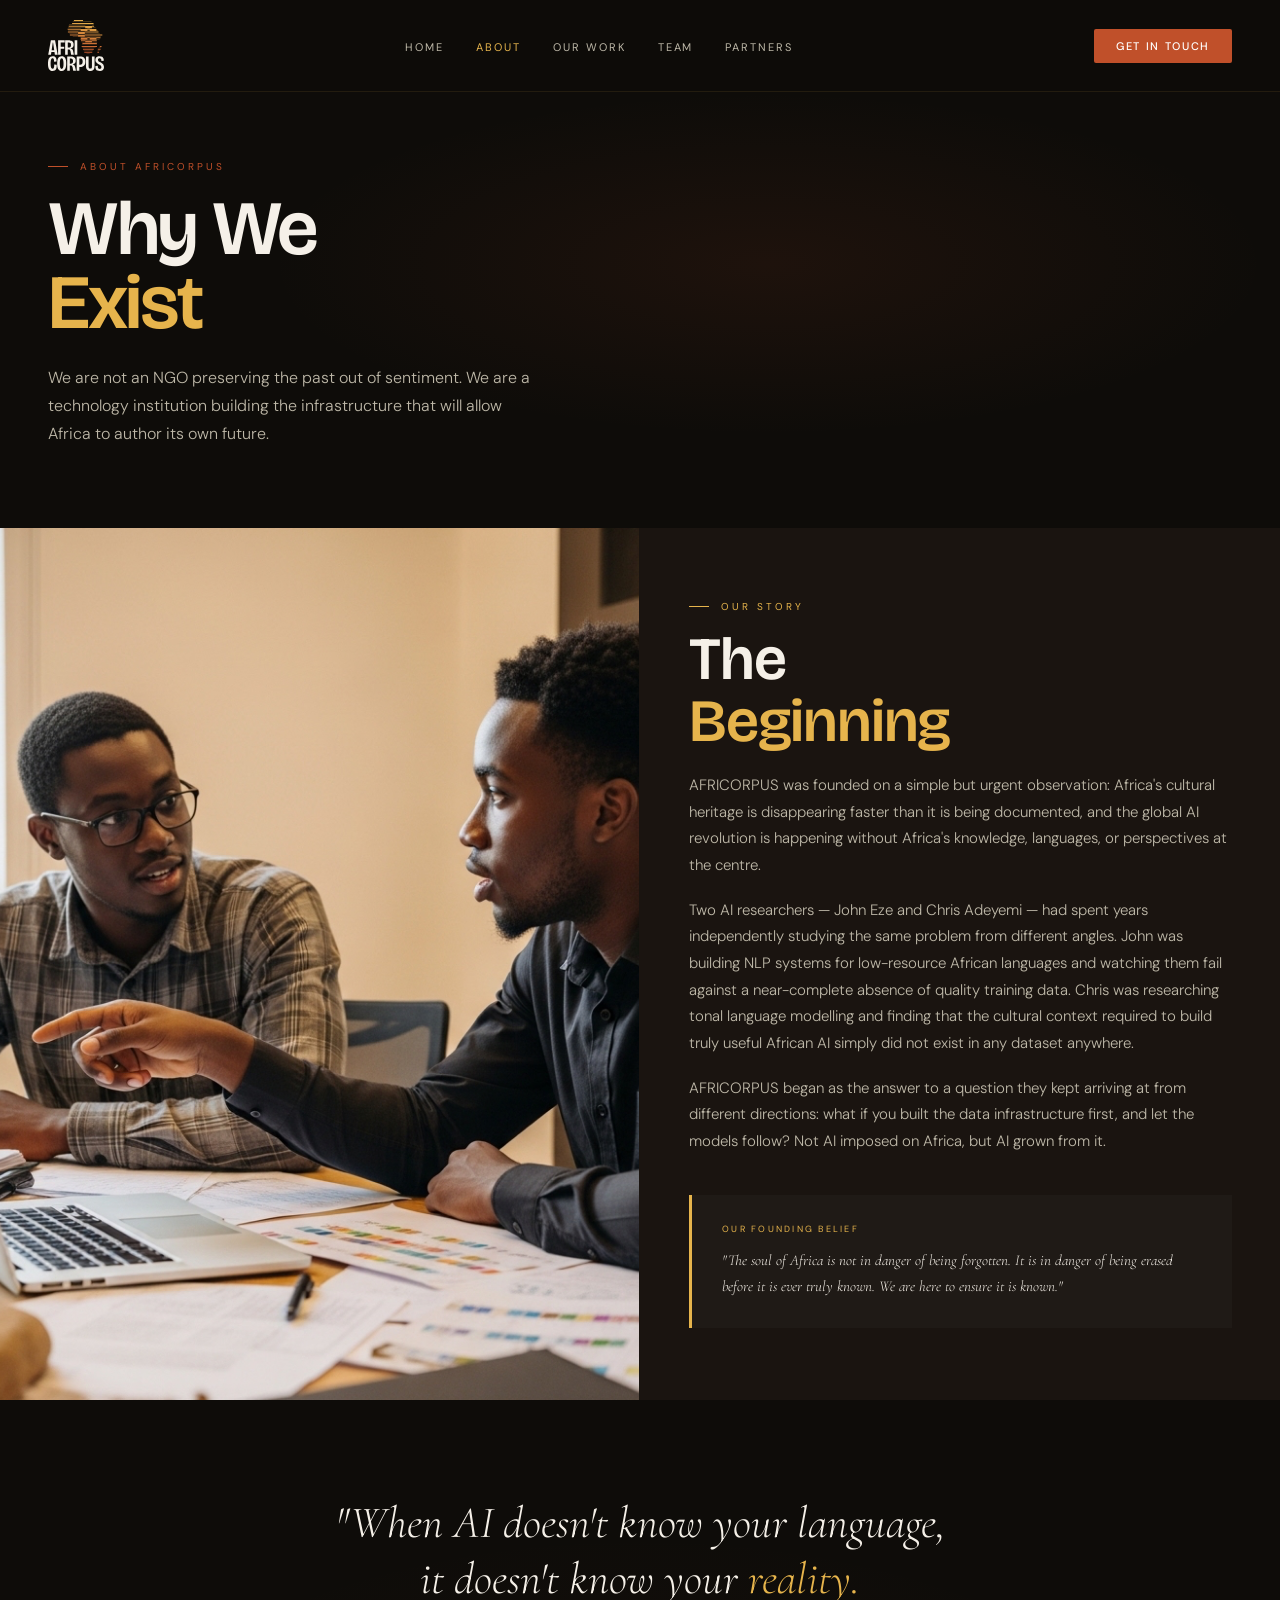
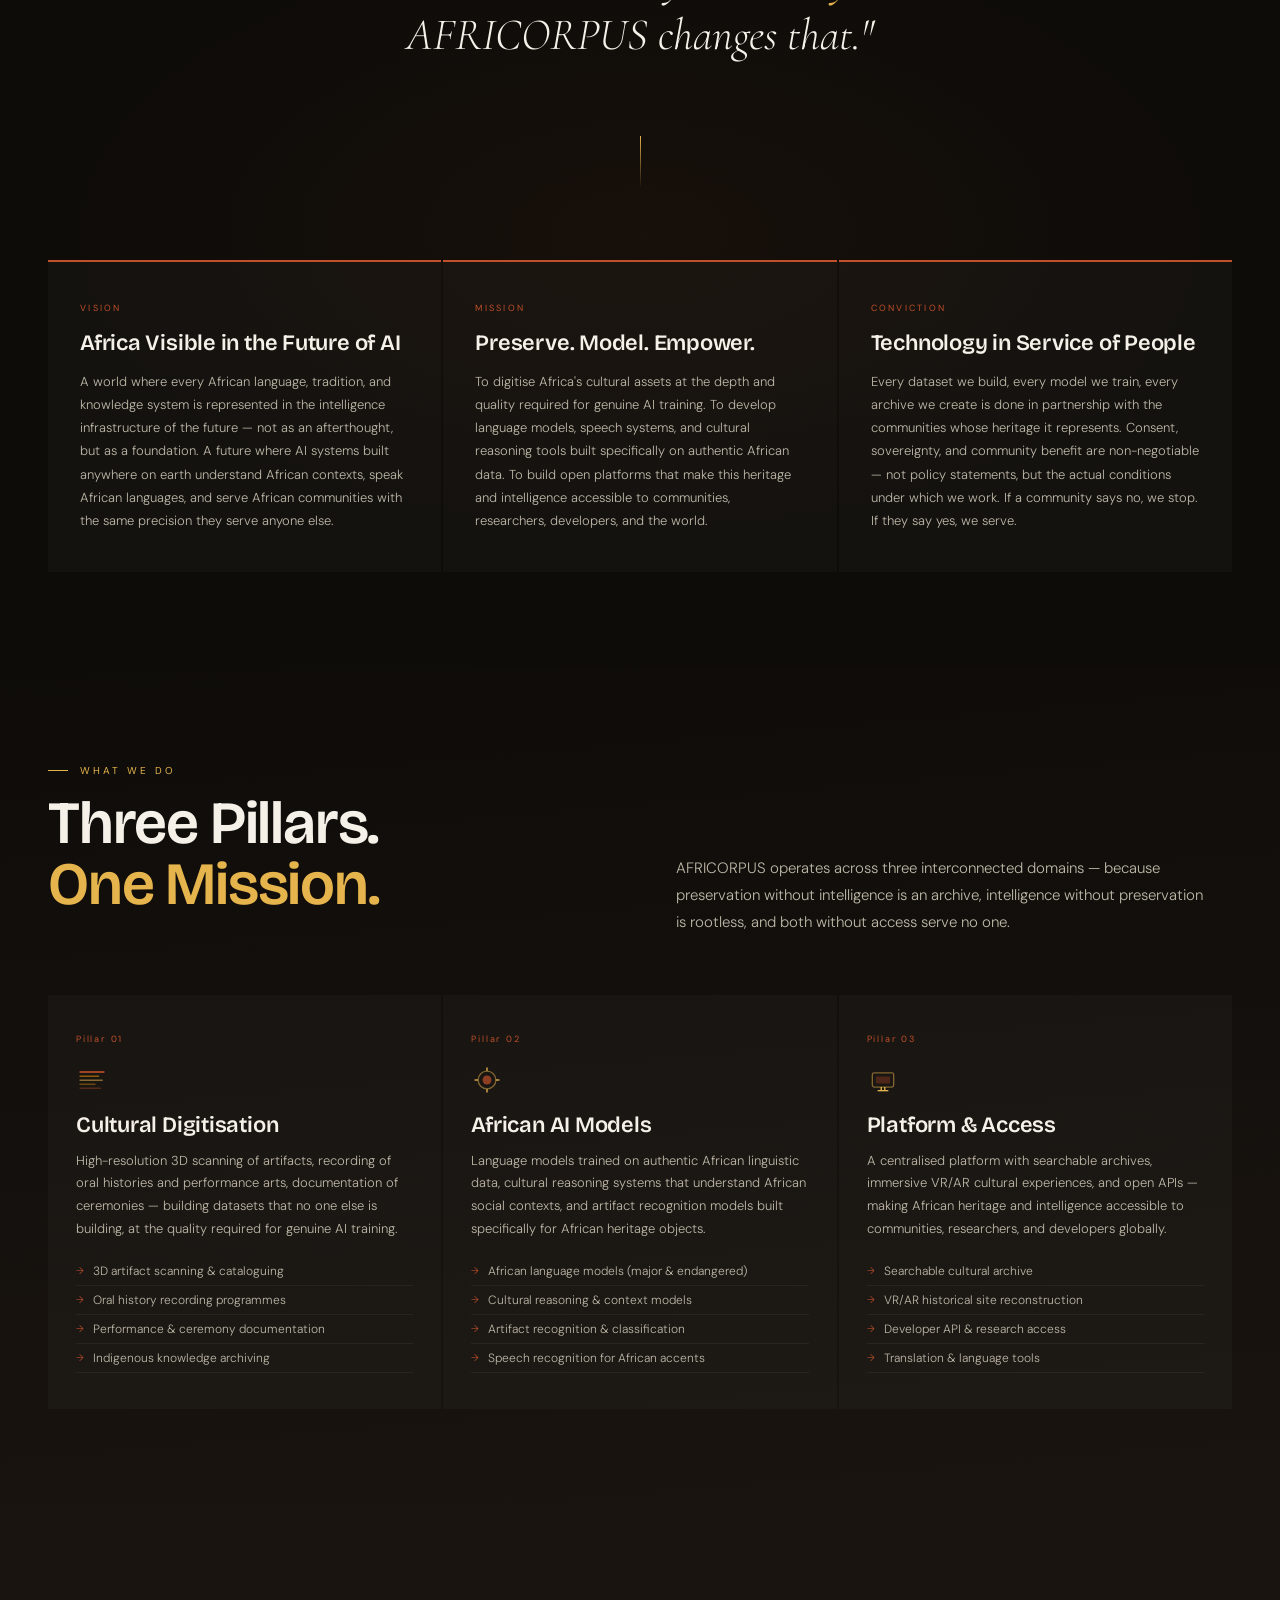
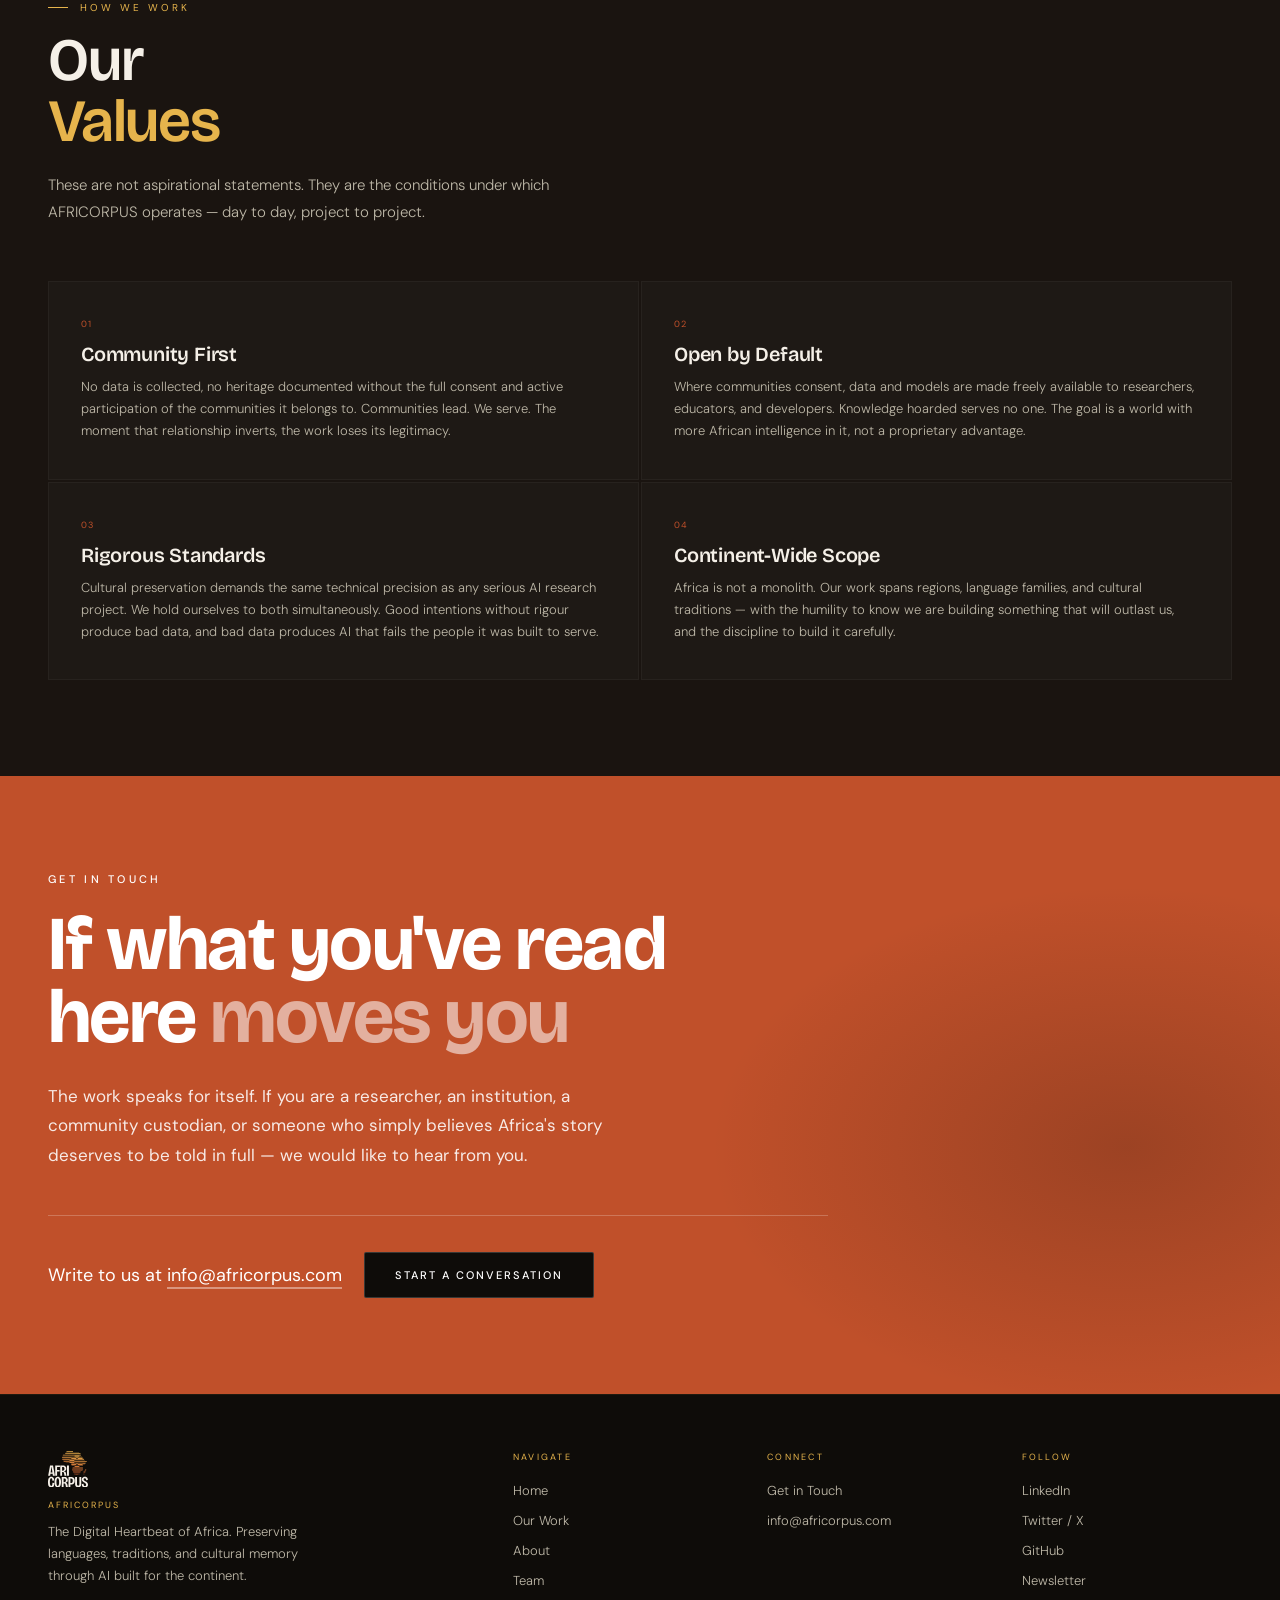
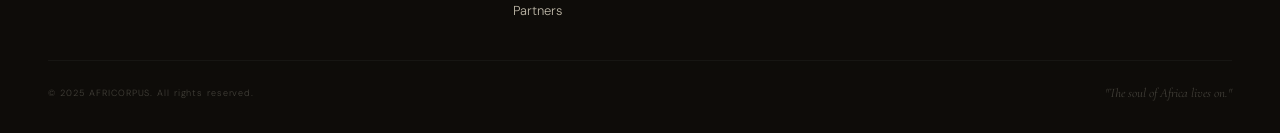
<file: about.html>
<!DOCTYPE html>
<html lang="en">
<head>
<meta charset="UTF-8">
<meta name="viewport" content="width=device-width, initial-scale=1.0">
<title>About — AFRICORPUS</title>
<link href="https://fonts.googleapis.com/css2?family=Bricolage+Grotesque:opsz,wght@12..96,300;12..96,400;12..96,500;12..96,600;12..96,700&family=DM+Sans:wght@300;400;500&family=Cormorant+Garamond:ital,wght@1,300;1,400&display=swap" rel="stylesheet">
<style>
*,*::before,*::after{box-sizing:border-box;margin:0;padding:0}
:root{
  --obsidian:#0E0C09;
  --burnt:#8B3A1A;
  --terra:#C0502A;
  --ember:#D4860B;
  --gold:#E6B44C;
  --sand:#EDD9A3;
  --ash:#BEB8A8;
  --mist:#F5F0E8;
  --forest:#2C4A2E;
  --warm-dark:#1A1410;
  --warm-panel:#221C17;
  --display:'Bricolage Grotesque',sans-serif;
  --sans:'DM Sans',sans-serif;
  --serif:'Cormorant Garamond',serif;
}
html{scroll-behavior:smooth;background:var(--obsidian)}
body{font-family:var(--sans);background:var(--obsidian);color:var(--mist);overflow-x:hidden}
::-webkit-scrollbar{width:3px}
::-webkit-scrollbar-track{background:var(--obsidian)}
::-webkit-scrollbar-thumb{background:var(--terra)}

/* ══ NAV ══ */
nav{
  position:fixed;top:0;left:0;right:0;z-index:100;
  display:flex;align-items:center;justify-content:space-between;
  padding:20px 48px;
  background:rgba(14,12,9,0.92);
  backdrop-filter:blur(16px);
  border-bottom:1px solid rgba(230,180,76,0.1);
}
.nav-logo{text-decoration:none;display:flex;align-items:center}
.nav-logo svg{width:56px;height:auto;display:block}
.nav-links{display:flex;gap:32px;list-style:none}
.nav-links a{
  font-family:var(--sans);font-size:11px;font-weight:400;
  letter-spacing:0.18em;text-transform:uppercase;
  color:var(--ash);text-decoration:none;transition:color .2s;
}
.nav-links a:hover,.nav-links a.active{color:var(--gold)}
.nav-cta{
  font-family:var(--sans);font-size:11px;font-weight:500;
  letter-spacing:0.15em;text-transform:uppercase;
  padding:10px 22px;background:var(--terra);color:#fff;
  border:none;cursor:pointer;border-radius:2px;text-decoration:none;
  transition:background .2s;
}
.nav-cta:hover{background:var(--burnt)}
.nav-mobile-toggle{display:none;background:none;border:none;cursor:pointer;padding:4px}
.hamburger{display:flex;flex-direction:column;gap:5px}
.hamburger span{display:block;width:22px;height:2px;background:var(--mist)}

/* ══ BUTTONS ══ */
.btn-primary{
  font-family:var(--sans);font-size:11px;font-weight:500;
  letter-spacing:0.18em;text-transform:uppercase;
  padding:15px 30px;background:var(--terra);color:#fff;
  border:none;cursor:pointer;border-radius:2px;text-decoration:none;
  transition:background .2s,transform .15s;display:inline-block;
}
.btn-primary:hover{background:var(--burnt);transform:translateY(-1px)}
.btn-ghost{
  font-family:var(--sans);font-size:11px;font-weight:400;
  letter-spacing:0.18em;text-transform:uppercase;
  padding:14px 30px;background:transparent;color:var(--gold);
  border:1px solid rgba(230,180,76,0.35);cursor:pointer;
  border-radius:2px;text-decoration:none;
  transition:border-color .2s,color .2s;display:inline-block;
}
.btn-ghost:hover{border-color:var(--gold);color:var(--mist)}
.btn-dark{
  font-family:var(--sans);font-size:11px;font-weight:500;
  letter-spacing:0.18em;text-transform:uppercase;
  padding:15px 30px;background:var(--obsidian);color:#fff;
  border:1px solid rgba(255,255,255,0.18);
  cursor:pointer;border-radius:2px;text-decoration:none;
  transition:background .2s,border-color .2s;display:inline-block;
}
.btn-dark:hover{background:var(--warm-dark);border-color:rgba(255,255,255,0.3)}

/* ══ SECTIONS ══ */
section{padding:96px 48px}
.section-label{
  font-family:var(--sans);font-size:10px;font-weight:400;
  letter-spacing:0.3em;color:var(--gold);text-transform:uppercase;
  margin-bottom:16px;display:flex;align-items:center;gap:12px;
}
.section-label::before{content:'';width:20px;height:1px;background:var(--gold)}
h2.section-title{
  font-family:var(--display);
  font-size:clamp(34px,5vw,60px);
  font-weight:600;line-height:1.02;letter-spacing:-0.02em;
  color:var(--mist);margin-bottom:20px;
}
h2.section-title em{font-style:normal;color:var(--gold)}
.section-body{
  font-family:var(--sans);font-size:15px;font-weight:300;
  color:var(--ash);line-height:1.78;max-width:540px;
}

/* ══ PAGE HERO BAND (inner pages) ══ */
.page-hero{
  padding:160px 48px 80px;
  background:var(--obsidian);
  position:relative;overflow:hidden;
}
.page-hero::before{
  content:'';position:absolute;inset:0;
  background:radial-gradient(ellipse 60% 50% at 60% 50%,rgba(192,80,42,0.09) 0%,transparent 65%);
  pointer-events:none;
}
.page-hero-content{position:relative;z-index:1;max-width:700px}
.page-hero-label{
  font-family:var(--sans);font-size:10px;font-weight:400;
  letter-spacing:0.3em;color:var(--terra);text-transform:uppercase;
  margin-bottom:20px;display:flex;align-items:center;gap:12px;
}
.page-hero-label::before{content:'';width:20px;height:1px;background:var(--terra)}
h1.page-title{
  font-family:var(--display);
  font-size:clamp(42px,6vw,80px);
  font-weight:600;line-height:0.96;letter-spacing:-0.03em;
  color:var(--mist);margin-bottom:24px;
}
h1.page-title em{font-style:normal;color:var(--gold)}
.page-sub{
  font-family:var(--sans);font-size:16px;font-weight:300;
  color:var(--ash);max-width:500px;line-height:1.75;
}

/* ══ TICKER ══ */
.statement-band{
  background:var(--terra);padding:22px 0;
  overflow:hidden;position:relative;
}
.statement-band::before{content:'';position:absolute;top:0;bottom:0;left:0;width:80px;background:linear-gradient(to right,var(--terra),transparent);z-index:1}
.statement-band::after{content:'';position:absolute;top:0;bottom:0;right:0;width:80px;background:linear-gradient(to left,var(--terra),transparent);z-index:1}
.statement-ticker{display:flex;align-items:center;white-space:nowrap}
.ticker-item{
  font-family:var(--sans);font-size:12px;font-weight:400;
  letter-spacing:0.18em;text-transform:uppercase;
  color:rgba(255,255,255,0.88);padding:0 0 0 36px;
  display:flex;align-items:center;
}
.ticker-item::after{content:'◆';font-size:6px;color:rgba(255,255,255,0.28);margin-left:36px}

/* ══ WORK CARDS (shared) ══ */
.work-grid{display:grid;grid-template-columns:repeat(3,1fr);gap:2px}
.work-card{background:var(--warm-panel);overflow:hidden;transition:background .3s}
.work-card:hover{background:rgba(36,28,20,0.9)}
.work-card-img{width:100%;height:160px;overflow:hidden;background:var(--warm-dark);display:block}
.work-card-img img{width:100%;height:160px;object-fit:cover;display:block}
.work-card-img-fallback{
  width:100%;height:160px;
  background:linear-gradient(135deg,rgba(192,80,42,0.1) 0%,var(--warm-dark) 100%);
  display:flex;align-items:center;justify-content:center;
}
.work-card-img-fallback span{
  font-family:var(--sans);font-size:9px;font-weight:400;
  letter-spacing:0.2em;text-transform:uppercase;
  color:rgba(190,184,168,0.28);
}
.work-card-body{padding:24px 22px}
.work-card-status{
  font-family:var(--sans);font-size:8px;font-weight:400;
  letter-spacing:0.2em;text-transform:uppercase;
  margin-bottom:12px;display:flex;align-items:center;gap:8px;
}
.status-dot{width:6px;height:6px;border-radius:50%;background:var(--gold);animation:pulse 2s ease-in-out infinite}
@keyframes pulse{0%,100%{opacity:0.35}50%{opacity:1}}
.work-card h3{
  font-family:var(--display);font-size:18px;font-weight:600;
  color:var(--mist);margin-bottom:8px;line-height:1.2;letter-spacing:-0.01em;
}
.work-card p{font-family:var(--sans);font-size:12.5px;font-weight:300;color:var(--ash);line-height:1.7;margin-bottom:14px}
.work-card-meta{
  font-family:var(--sans);font-size:9px;font-weight:400;
  letter-spacing:0.13em;color:var(--terra);
  padding-top:12px;border-top:1px solid rgba(255,255,255,0.05);
}
.work-card-tag{
  display:inline-block;padding:3px 8px;
  background:rgba(192,80,42,0.12);color:var(--terra);
  font-family:var(--sans);font-size:8px;font-weight:400;
  letter-spacing:0.12em;border-radius:1px;margin-right:4px;margin-bottom:4px;
}

/* ══ GET INVOLVED ══ */
#involved{background:var(--terra);padding:96px 48px;position:relative;overflow:hidden}
#involved::before{
  content:'';position:absolute;inset:0;
  background:radial-gradient(ellipse 50% 65% at 88% 60%,rgba(14,12,9,0.2) 0%,transparent 65%);
  pointer-events:none;
}
.involved-inner{position:relative;z-index:1;max-width:780px}
.involved-eyebrow{
  font-family:var(--sans);font-size:11px;font-weight:500;
  letter-spacing:0.3em;color:#fff;text-transform:uppercase;
  margin-bottom:22px;opacity:0.75;
}
.involved-title{
  font-family:var(--display);
  font-size:clamp(38px,6vw,76px);
  font-weight:700;line-height:0.96;letter-spacing:-0.02em;
  color:#fff;margin-bottom:28px;
}
.involved-title em{font-style:normal;color:rgba(255,255,255,0.55)}
.involved-body{
  font-family:var(--sans);font-size:17px;font-weight:400;
  color:rgba(255,255,255,0.88);
  line-height:1.75;max-width:560px;margin-bottom:44px;
}
.involved-contact-row{
  display:flex;align-items:center;gap:22px;flex-wrap:wrap;
  padding-top:36px;border-top:1px solid rgba(255,255,255,0.22);
}
.involved-email{font-family:var(--sans);font-size:18px;font-weight:400;color:#fff}
.involved-email a{
  color:#fff;text-decoration:none;
  border-bottom:2px solid rgba(255,255,255,0.4);transition:border-color .2s;
}
.involved-email a:hover{border-color:#fff}

/* ══ FOOTER ══ */
footer{background:var(--obsidian);padding:56px 48px 32px;border-top:1px solid rgba(230,180,76,0.08)}
.footer-top{display:grid;grid-template-columns:2fr 1fr 1fr 1fr;gap:44px;margin-bottom:40px}
.footer-logo{width:40px;height:auto;margin-bottom:12px;display:block}
.footer-brand-name{
  font-family:var(--sans);font-size:9px;font-weight:400;
  letter-spacing:0.22em;color:var(--gold);text-transform:uppercase;margin-bottom:10px;
}
.footer-brand-block p{
  font-family:var(--sans);font-size:13px;font-weight:300;
  color:var(--ash);line-height:1.68;max-width:250px;
}
.footer-col h4{
  font-family:var(--sans);font-size:9px;font-weight:400;
  letter-spacing:0.25em;color:var(--gold);text-transform:uppercase;margin-bottom:16px;
}
.footer-col ul{list-style:none;display:flex;flex-direction:column;gap:9px}
.footer-col a{
  font-family:var(--sans);font-size:13px;font-weight:300;
  color:var(--ash);text-decoration:none;transition:color .2s;
}
.footer-col a:hover{color:var(--mist)}
.footer-bottom{
  display:flex;align-items:center;justify-content:space-between;
  padding-top:24px;border-top:1px solid rgba(255,255,255,0.04);
  flex-wrap:wrap;gap:12px;
}
.footer-copy{font-family:var(--sans);font-size:9px;font-weight:300;letter-spacing:0.1em;color:rgba(190,184,168,0.3)}
.footer-tagline{font-family:var(--serif);font-size:13px;font-style:italic;color:rgba(190,184,168,0.3)}

/* ══ ANIMATIONS ══ */
.fade-up{opacity:1;transform:translateY(0)}
.fade-up.animate{opacity:0;transform:translateY(24px);transition:opacity .7s ease,transform .7s ease}
.fade-up.animate.visible{opacity:1;transform:translateY(0)}

/* ══ RESPONSIVE ══ */
@media(max-width:960px){
  nav{padding:18px 22px}
  .nav-links,.nav-cta{display:none}
  .nav-mobile-toggle{display:block}
  section{padding:64px 22px}
  .page-hero{padding:120px 22px 60px}
  #involved{padding:64px 22px}
  footer{padding:44px 22px 28px}
  .work-grid,.footer-top{grid-template-columns:1fr 1fr}
  .involved-contact-row{flex-direction:column;align-items:flex-start}
}
@media(max-width:480px){
  .footer-top{grid-template-columns:1fr}
}

/* ══ PAGE-SPECIFIC STYLES ══ */

/* ══ STORY ══ */
#story{background:var(--warm-dark)}
.story-grid{display:grid;grid-template-columns:1fr 1fr;gap:2px;align-items:stretch}
.story-img{width:100%;min-height:560px;overflow:hidden;display:block}
.story-img img{width:100%;height:100%;object-fit:cover;display:block;min-height:560px}
.story-img-fallback{
  width:100%;min-height:560px;
  background:linear-gradient(135deg,var(--warm-panel) 0%,rgba(192,80,42,0.06) 100%);
  display:flex;flex-direction:column;align-items:center;justify-content:center;gap:12px;
}
.story-img-fallback .fallback-label{font-family:var(--sans);font-size:11px;font-weight:400;letter-spacing:0.25em;text-transform:uppercase;color:rgba(190,184,168,0.28)}
.story-img-fallback .fallback-hint{font-family:var(--sans);font-size:12px;font-weight:300;color:rgba(190,184,168,0.18);max-width:260px;text-align:center;line-height:1.6}
.story-text{padding:72px 48px}
.story-quote{
  margin-top:40px;padding:28px 30px;
  background:rgba(255,255,255,0.022);border-left:3px solid var(--gold);
}
.story-quote-label{font-family:var(--sans);font-size:9px;font-weight:400;letter-spacing:0.25em;color:var(--gold);text-transform:uppercase;margin-bottom:12px}
.story-quote p{font-family:var(--serif);font-size:15px;font-weight:300;color:var(--mist);line-height:1.78;font-style:italic}

/* ══ VISION MISSION CONVICTION ══ */
#vmc{background:var(--obsidian);position:relative;overflow:hidden}
#vmc::before{
  content:'';position:absolute;inset:0;
  background:radial-gradient(ellipse 65% 50% at 50% 50%,rgba(192,80,42,0.05) 0%,transparent 70%);
  pointer-events:none;
}
.vmc-quote{
  font-family:var(--serif);
  font-size:clamp(24px,3.5vw,46px);
  font-weight:300;line-height:1.25;font-style:italic;
  color:var(--mist);text-align:center;
  max-width:800px;margin:0 auto 72px;
}
.vmc-quote em{color:var(--gold)}
.vmc-divider{width:1px;height:52px;background:linear-gradient(to bottom,var(--gold),transparent);margin:0 auto 72px}
.vmc-grid{display:grid;grid-template-columns:repeat(3,1fr);gap:2px}
.vmc-card{
  padding:40px 32px;
  background:rgba(255,255,255,0.022);
  border-top:2px solid var(--terra);
}
.vmc-label{font-family:var(--sans);font-size:9px;font-weight:400;letter-spacing:0.25em;color:var(--terra);text-transform:uppercase;margin-bottom:16px}
.vmc-card h3{font-family:var(--display);font-size:22px;font-weight:600;color:var(--mist);margin-bottom:14px;letter-spacing:-0.01em}
.vmc-card p{font-family:var(--sans);font-size:13px;font-weight:300;color:var(--ash);line-height:1.78}

/* ══ WHAT WE DO ══ */
#what-we-do{background:linear-gradient(175deg,var(--obsidian) 0%,var(--warm-dark) 100%)}
.what-intro{display:grid;grid-template-columns:1fr 1fr;gap:72px;margin-bottom:60px;align-items:end}
.pillars{display:grid;grid-template-columns:repeat(3,1fr);gap:2px}
.pillar{
  background:rgba(255,255,255,0.022);padding:36px 28px;
  border-top:2px solid transparent;
  transition:border-color .3s,background .3s;
  position:relative;overflow:hidden;
}
.pillar::before{content:'';position:absolute;inset:0;background:linear-gradient(135deg,rgba(192,80,42,0.05) 0%,transparent 60%);opacity:0;transition:opacity .3s;pointer-events:none}
.pillar:hover{border-top-color:var(--terra);background:rgba(255,255,255,0.038)}
.pillar:hover::before{opacity:1}
.pillar-num{font-family:var(--sans);font-size:9px;font-weight:400;letter-spacing:0.2em;color:var(--terra);margin-bottom:18px}
.pillar-icon{width:34px;height:34px;margin-bottom:16px;display:flex;align-items:center}
.pillar h3{font-family:var(--display);font-size:22px;font-weight:600;color:var(--mist);margin-bottom:12px;line-height:1.1;letter-spacing:-0.01em}
.pillar p{font-family:var(--sans);font-size:13px;font-weight:300;color:var(--ash);line-height:1.75}
.pillar-list{list-style:none;margin-top:16px}
.pillar-list li{font-family:var(--sans);font-size:12px;font-weight:300;color:var(--ash);padding:6px 0;border-bottom:1px solid rgba(255,255,255,0.05);display:flex;align-items:center;gap:9px}
.pillar-list li::before{content:'→';color:var(--terra);font-size:10px}

/* ══ VALUES ══ */
#values{background:var(--warm-dark)}
.values-intro{max-width:580px;margin-bottom:56px}
.values-grid{display:grid;grid-template-columns:repeat(2,1fr);gap:2px}
.value-card{
  padding:36px 32px;background:rgba(255,255,255,0.02);
  border:1px solid rgba(255,255,255,0.04);
  transition:border-color .2s;
}
.value-card:hover{border-color:rgba(230,180,76,0.14)}
.value-num{font-family:var(--sans);font-size:9px;font-weight:400;color:var(--terra);letter-spacing:0.1em;margin-bottom:12px}
.value-card h3{font-family:var(--display);font-size:20px;font-weight:600;color:var(--mist);margin-bottom:10px;letter-spacing:-0.01em}
.value-card p{font-family:var(--sans);font-size:13px;font-weight:300;color:var(--ash);line-height:1.7}

/* ══ RESPONSIVE ══ */
@media(max-width:960px){
  .story-grid,.what-intro{grid-template-columns:1fr;gap:0}
  .story-img,.story-img img{min-height:280px}
  .story-img-fallback{min-height:280px}
  .story-text{padding:40px 22px}
  .vmc-grid,.pillars,.values-grid{grid-template-columns:1fr}
}

</style>
</head>
<body>

<!-- NAV -->
<nav id="navbar">
  <a href="index.html" class="nav-logo">
    <svg viewBox="0 0 37.37 34.04" xmlns="http://www.w3.org/2000/svg" aria-label="AFRICORPUS" style="width:56px;height:auto;display:block">
      <defs>
        <linearGradient id="lg" gradientUnits="userSpaceOnUse" x1="22.09" y1="22.23" x2="27.28" y2="0.29">
          <stop offset="0" style="stop-color:#C0502A"/>
          <stop offset="0.529412" style="stop-color:#D3823B"/>
          <stop offset="1" style="stop-color:#E6B44C"/>
        </linearGradient>
      </defs>
      <path fill="url(#lg)" fill-rule="nonzero" d="M17.31 0l6.06 0 0 0.65 -6.08 0 0 -0.65 0.02 0zm16.56 18.46l1.65 0 0 0.21 -1.67 0 0 -0.21 0.02 0zm-0.78 1.92l1.46 0 0 0.18 -1.48 0 0 -0.18 0.02 0zm-7.35 1.92l2.13 0 0 0.21 -2.15 0 0 -0.21 0.02 0zm-1.88 -1.92l6.15 0 0 0.21 -6.17 0 0 -0.21 0.02 0zm-0.91 -1.92l8.82 0 0 0.21 -8.84 0 0 -0.21 0.02 0zm-0.32 -1.92l10.06 0 0 0.21 -10.08 0 0 -0.21 0.02 0zm-0.05 -1.92l2.28 0 0 -0.5 -2.85 0 0 -0.65 0.02 0 2.87 0 0 0.21 4.37 0 0 -0.21 0.02 0 3.3 0 0 0.65 -3.28 0 0 0.5 3.53 0 0 0.21 -3.53 0 0 0.23 -4.46 0 0 -0.23 -2.3 0 0 -0.21 0.02 0zm-0.96 -1.92l0.23 0 0 -0.5 -0.04 0 0 -0.65 0.02 0 0.06 0 0 0.21 4.37 0 0 -0.21 0.02 0 1.63 0 0 0.21 4.37 0 0 -0.21 0.02 0 2.73 0 0 0.65 -2.71 0 0 0.5 2.07 0 0 0.21 -2.07 0 0 0.22 -4.46 0 0 -0.22 -1.56 0 0 0.22 -4.46 0 0 -0.22 -0.25 0 0 -0.21 0.02 0zm4.68 0l1.56 0 0 -0.5 -1.56 0 0 0.5zm-9.75 -1.92l3.55 0 0 -0.5 -5.5 0 0 -0.65 0.02 0 5.52 0 0 0.21 4.37 0 0 -0.21 0.02 0 11.71 0 0 0.65 -11.69 0 0 0.5 10.74 0 0 0.21 -10.74 0 0 0.22 -4.46 0 0 -0.22 -3.57 0 0 -0.21 0.02 0zm-2.24 -1.92l5.79 0 0 -0.5 -6.82 0 0 -0.65 0.02 0 6.84 0 0 0.21 4.37 0 0 -0.21 0.02 0 9.17 0 0 0.65 -9.15 0 0 0.5 9.94 0 0 0.21 -9.94 0 0 0.22 -4.46 0 0 -0.22 -5.81 0 0 -0.21 0.02 0zm-0.85 -1.92l8.38 0 0 -0.5 -8.72 0 0 -0.65 0.02 0 8.74 0 0 0.21 4.37 0 0 -0.21 0.02 0 1.63 0 0 0.21 4.41 0 0 0.95 1.05 0 0 0.21 -1.05 0 0 0.22 -4.46 0 0 -0.22 -1.56 0 0 0.22 -4.46 0 0 -0.22 -8.41 0 0 -0.21 0.02 0zm12.84 0l1.56 0 0 -0.5 -1.56 0 0 0.5zm-12.79 -1.92l11.34 0 0 -0.51 -11.02 0 0 -0.65 0.02 0 11.04 0 0 0.21 4.37 0 0 -0.21 0.02 0 1.48 0 0 0.65 -1.46 0 0 0.51 2.41 0 0 0.21 -2.41 0 0 0.22 -4.46 0 0 -0.22 -11.36 0 0 -0.21 0.02 0zm0.48 -1.92l16.66 0 0 0.21 -16.68 0 0 -0.21 0.02 0zm2.56 -1.92l12.5 0 0 0.21 -12.53 0 0 -0.21 0.02 0zm19.17 16.81l-1.14 0 0 -0.65 1.16 0 0 0.65 -0.02 0zm-0.61 1.92l-1.85 0 0 -0.65 1.87 0 0 0.65 -0.02 0zm-1.06 1.92l-1.09 0 0 -0.65 1.11 0 0 0.65 -0.02 0zm-9.83 -0.65l5.32 0 0 0.65 -5.34 0 0 -0.65 0.02 0zm-0.88 -1.92l7.22 0 0 0.65 -7.24 0 0 -0.65 0.02 0zm-0.86 -1.92l10.21 0 0 0.65 -10.23 0 0 -0.65 0.02 0zm0.51 -1.92l9.61 0 0 0.65 -9.63 0 0 -0.65 0.02 0zm-6.9 -13.47l14.28 0 0 0.65 -14.3 0 0 -0.65 0.02 0z"/>
      <path fill="#F5F0E8" fill-rule="nonzero" d="M0.14 23.13l1.78 -9.54 2.79 0 1.76 9.54 -1.89 0 -1.19 -8.12 -0.2 0 -1.21 8.12 -1.84 0zm1.46 -1.81l0 -1.2 3.51 0 0 1.2 -3.51 0zM6.73 23.13l0 -9.54 1.75 0 0 9.54 -1.75 0zm0.74 -3.9l0 -1.39 3.35 0 0 1.39 -3.35 0zm0 -4.21l0 -1.43 3.67 0 0 1.43 -3.67 0zM11.44 23.13l0 -9.54 2.56 0c0.23,0 0.49,0.02 0.77,0.07 0.28,0.04 0.56,0.13 0.83,0.25 0.27,0.12 0.53,0.29 0.75,0.5 0.23,0.21 0.41,0.48 0.54,0.81 0.13,0.33 0.2,0.73 0.2,1.21 0,0.3 -0.03,0.58 -0.1,0.85 -0.07,0.26 -0.18,0.51 -0.33,0.72 -0.15,0.22 -0.35,0.4 -0.61,0.56 -0.26,0.15 -0.58,0.27 -0.97,0.35l0 0.14c0.4,0.05 0.72,0.16 0.94,0.34 0.22,0.18 0.39,0.41 0.51,0.71 0.12,0.29 0.22,0.64 0.31,1.05l0.43 1.99 -1.84 0 -0.33 -1.82c-0.05,-0.31 -0.11,-0.59 -0.2,-0.83 -0.08,-0.25 -0.2,-0.44 -0.37,-0.59 -0.16,-0.14 -0.4,-0.22 -0.72,-0.22l-0.64 0 0 3.45 -1.75 0zm1.75 -4.7l0.55 0c0.55,0 0.95,-0.14 1.21,-0.43 0.26,-0.28 0.38,-0.74 0.38,-1.37 0,-0.55 -0.12,-0.96 -0.35,-1.22 -0.23,-0.26 -0.61,-0.4 -1.13,-0.4l-0.66 0 0 3.41zM17.77 23.13l0 -9.54 1.78 0 0 9.54 -1.78 0zM3.06 34.04c-0.58,0 -1.06,-0.11 -1.46,-0.34 -0.4,-0.23 -0.71,-0.55 -0.95,-0.98 -0.24,-0.42 -0.4,-0.93 -0.51,-1.52 -0.1,-0.59 -0.15,-1.26 -0.15,-2 0,-0.77 0.05,-1.47 0.16,-2.09 0.11,-0.62 0.28,-1.15 0.53,-1.6 0.25,-0.44 0.57,-0.78 0.97,-1.01 0.4,-0.23 0.88,-0.35 1.44,-0.35 0.51,0 0.94,0.09 1.29,0.27 0.35,0.18 0.63,0.43 0.83,0.75 0.2,0.32 0.34,0.7 0.41,1.12 0.07,0.42 0.09,0.88 0.05,1.36l-1.65 0.17c0.04,-0.52 0.02,-0.95 -0.06,-1.29 -0.08,-0.34 -0.2,-0.59 -0.37,-0.75 -0.17,-0.16 -0.36,-0.25 -0.57,-0.25 -0.21,0 -0.4,0.07 -0.56,0.22 -0.16,0.15 -0.29,0.37 -0.4,0.66 -0.11,0.29 -0.19,0.66 -0.24,1.11 -0.05,0.44 -0.08,0.96 -0.08,1.55 0,0.88 0.06,1.57 0.17,2.09 0.11,0.52 0.26,0.88 0.46,1.11 0.19,0.22 0.41,0.33 0.65,0.33 0.29,0 0.52,-0.13 0.7,-0.38 0.18,-0.26 0.3,-0.6 0.36,-1.03 0.06,-0.43 0.07,-0.92 0.02,-1.45l1.68 0.2c0.05,0.57 0.04,1.1 -0.01,1.59 -0.06,0.49 -0.19,0.92 -0.4,1.3 -0.21,0.38 -0.5,0.67 -0.87,0.88 -0.38,0.21 -0.86,0.32 -1.45,0.32zM9.09 34.04c-0.55,0 -1.01,-0.11 -1.39,-0.34 -0.38,-0.23 -0.69,-0.55 -0.92,-0.98 -0.23,-0.42 -0.4,-0.94 -0.51,-1.55 -0.11,-0.61 -0.16,-1.3 -0.16,-2.07 0,-1.12 0.1,-2.04 0.31,-2.77 0.21,-0.73 0.53,-1.28 0.98,-1.64 0.44,-0.36 1.01,-0.54 1.69,-0.54 0.54,0 1,0.1 1.39,0.31 0.39,0.21 0.7,0.52 0.95,0.93 0.25,0.41 0.43,0.93 0.55,1.55 0.12,0.62 0.18,1.33 0.18,2.14 0,0.79 -0.06,1.49 -0.18,2.11 -0.12,0.62 -0.3,1.14 -0.54,1.56 -0.24,0.42 -0.56,0.75 -0.95,0.97 -0.39,0.22 -0.86,0.33 -1.39,0.33zm0.01 -1.4c0.25,0 0.47,-0.12 0.66,-0.37 0.19,-0.25 0.33,-0.63 0.44,-1.14 0.11,-0.52 0.16,-1.18 0.16,-2 0,-0.8 -0.05,-1.46 -0.16,-1.99 -0.11,-0.53 -0.25,-0.93 -0.44,-1.2 -0.19,-0.27 -0.42,-0.4 -0.69,-0.4 -0.23,0 -0.44,0.12 -0.61,0.36 -0.18,0.24 -0.32,0.62 -0.42,1.13 -0.1,0.52 -0.15,1.19 -0.15,2.02 0,0.65 0.03,1.19 0.09,1.65 0.06,0.45 0.14,0.82 0.25,1.11 0.11,0.29 0.23,0.5 0.38,0.64 0.15,0.13 0.32,0.2 0.5,0.2zM12.82 33.85l0 -9.54 2.56 0c0.23,0 0.49,0.02 0.77,0.07 0.28,0.04 0.56,0.13 0.83,0.25 0.27,0.12 0.53,0.29 0.75,0.5 0.23,0.21 0.41,0.48 0.54,0.81 0.13,0.33 0.2,0.73 0.2,1.21 0,0.3 -0.03,0.58 -0.1,0.85 -0.07,0.26 -0.18,0.51 -0.33,0.72 -0.15,0.22 -0.35,0.4 -0.61,0.56 -0.26,0.15 -0.58,0.27 -0.97,0.35l0 0.14c0.4,0.05 0.72,0.16 0.94,0.34 0.22,0.18 0.39,0.41 0.51,0.71 0.12,0.29 0.22,0.64 0.31,1.05l0.43 1.99 -1.84 0 -0.33 -1.82c-0.05,-0.31 -0.11,-0.59 -0.2,-0.83 -0.08,-0.25 -0.2,-0.44 -0.37,-0.59 -0.16,-0.14 -0.4,-0.22 -0.72,-0.22l-0.64 0 0 3.45 -1.75 0zm1.75 -4.7l0.55 0c0.55,0 0.95,-0.14 1.21,-0.43 0.26,-0.28 0.38,-0.74 0.38,-1.37 0,-0.55 -0.12,-0.96 -0.35,-1.22 -0.23,-0.26 -0.61,-0.4 -1.13,-0.4l-0.66 0 0 3.41zM20.34 31.34l0 -1.45 1.08 0c0.57,0 0.99,-0.17 1.28,-0.52 0.28,-0.35 0.43,-0.88 0.43,-1.59 0,-0.69 -0.13,-1.21 -0.39,-1.54 -0.26,-0.33 -0.66,-0.5 -1.21,-0.5l-1.19 0 0 -1.43 1.39 0c0.38,0 0.75,0.06 1.13,0.17 0.38,0.12 0.73,0.31 1.05,0.58 0.32,0.27 0.57,0.63 0.77,1.07 0.19,0.44 0.29,1 0.29,1.66 0,0.82 -0.16,1.49 -0.47,2.01 -0.31,0.52 -0.75,0.91 -1.32,1.16 -0.56,0.25 -1.22,0.38 -1.96,0.38l-0.88 0zm-1.19 2.51l0 -9.54 1.75 0 0 9.54 -1.75 0zM28.26 34.04c-0.48,0 -0.89,-0.07 -1.23,-0.21 -0.34,-0.14 -0.62,-0.32 -0.84,-0.55 -0.22,-0.23 -0.39,-0.48 -0.51,-0.76 -0.12,-0.28 -0.21,-0.56 -0.26,-0.85 -0.05,-0.28 -0.08,-0.55 -0.08,-0.79l0 -6.58 1.76 0 0 6.6c0,0.38 0.04,0.68 0.13,0.91 0.09,0.23 0.21,0.4 0.38,0.49 0.17,0.1 0.38,0.14 0.63,0.14 0.23,0 0.43,-0.05 0.59,-0.14 0.16,-0.1 0.29,-0.26 0.37,-0.48 0.08,-0.23 0.12,-0.53 0.12,-0.92l0 -6.6 1.76 0 0 6.58c0,1.06 -0.25,1.85 -0.74,2.37 -0.5,0.52 -1.19,0.78 -2.09,0.78zM34.53 34.04c-0.64,0 -1.16,-0.1 -1.56,-0.29 -0.4,-0.19 -0.71,-0.45 -0.92,-0.77 -0.21,-0.32 -0.34,-0.68 -0.39,-1.07 -0.05,-0.39 -0.03,-0.78 0.04,-1.16l1.6 -0.17c-0.05,0.39 -0.04,0.74 0.02,1.06 0.06,0.32 0.19,0.57 0.39,0.77 0.2,0.19 0.47,0.29 0.83,0.29 0.18,0 0.36,-0.03 0.52,-0.1 0.16,-0.07 0.3,-0.19 0.4,-0.35 0.11,-0.17 0.16,-0.4 0.16,-0.7 0,-0.35 -0.07,-0.63 -0.22,-0.86 -0.14,-0.23 -0.35,-0.44 -0.61,-0.63 -0.26,-0.19 -0.58,-0.39 -0.93,-0.59 -0.29,-0.15 -0.57,-0.32 -0.83,-0.5 -0.27,-0.18 -0.5,-0.38 -0.72,-0.59 -0.21,-0.22 -0.38,-0.47 -0.5,-0.76 -0.12,-0.29 -0.18,-0.62 -0.18,-1 0,-0.48 0.1,-0.91 0.3,-1.27 0.2,-0.37 0.51,-0.65 0.93,-0.86 0.42,-0.21 0.94,-0.31 1.55,-0.31 0.7,0 1.27,0.13 1.7,0.39 0.43,0.26 0.73,0.62 0.91,1.08 0.18,0.46 0.24,0.97 0.2,1.54l-1.62 0.19c0.04,-0.26 0.04,-0.5 0,-0.72 -0.04,-0.22 -0.11,-0.41 -0.22,-0.58 -0.11,-0.16 -0.24,-0.29 -0.41,-0.38 -0.17,-0.09 -0.36,-0.14 -0.57,-0.14 -0.22,0 -0.41,0.04 -0.57,0.13 -0.16,0.09 -0.28,0.21 -0.36,0.36 -0.08,0.15 -0.12,0.33 -0.12,0.53 0,0.29 0.08,0.53 0.23,0.74 0.15,0.2 0.35,0.38 0.59,0.52 0.24,0.14 0.47,0.28 0.72,0.42 0.3,0.15 0.59,0.33 0.88,0.52 0.29,0.19 0.55,0.41 0.79,0.66 0.24,0.25 0.43,0.54 0.58,0.88 0.14,0.34 0.22,0.73 0.22,1.17 0,0.46 -0.09,0.89 -0.27,1.28 -0.18,0.39 -0.47,0.7 -0.89,0.94 -0.41,0.24 -0.97,0.35 -1.68,0.35z"/>
    </svg>
  </a>
  <ul class="nav-links">
    <li><a href="index.html">Home</a></li>
    <li><a href="about.html" class="active">About</a></li>
    <li><a href="work.html">Our Work</a></li>
    <li><a href="team.html">Team</a></li>
    <li><a href="partners.html">Partners</a></li>
  </ul>
  <a href="index.html#involved" class="nav-cta">Get in Touch</a>
  <button class="nav-mobile-toggle" aria-label="Menu">
    <div class="hamburger"><span></span><span></span><span></span></div>
  </button>
</nav>

<!-- PAGE HERO -->
<div class="page-hero">
  <div class="page-hero-content">
    <div class="page-hero-label">About AFRICORPUS</div>
    <h1 class="page-title">Why We<br><em>Exist</em></h1>
    <p class="page-sub">We are not an NGO preserving the past out of sentiment. We are a technology institution building the infrastructure that will allow Africa to author its own future.</p>
  </div>
</div>

<!-- OUR STORY -->
<section id="story" style="padding:0">
  <div class="story-grid">
    <div class="story-img">
      <img src="images/about-photo.jpg"
           alt="AFRICORPUS — Founders and field work"
           onerror="this.parentElement.innerHTML='<div class=\'story-img-fallback\'><div class=\'fallback-icon\'><svg width=\'22\' height=\'22\' viewBox=\'0 0 24 24\' fill=\'none\' stroke=\'#E6B44C\' stroke-width=\'1.5\'><rect x=\'3\' y=\'3\' width=\'18\' height=\'18\' rx=\'2\'/><circle cx=\'8.5\' cy=\'8.5\' r=\'1.5\'/><polyline points=\'21,15 16,10 5,21\'/></svg></div><div class=\'fallback-label\'>About / Field Photo</div><div class=\'fallback-hint\'>Add images/about-photo.jpg beside this HTML file</div></div>'">
    </div>
    <div class="story-text">
      <div class="section-label">Our Story</div>
      <h2 class="section-title">The<br><em>Beginning</em></h2>
      <p class="section-body">AFRICORPUS was founded on a simple but urgent observation: Africa's cultural heritage is disappearing faster than it is being documented, and the global AI revolution is happening without Africa's knowledge, languages, or perspectives at the centre.</p>
      <p class="section-body" style="margin-top:18px">Two AI researchers — John Eze and Chris Adeyemi — had spent years independently studying the same problem from different angles. John was building NLP systems for low-resource African languages and watching them fail against a near-complete absence of quality training data. Chris was researching tonal language modelling and finding that the cultural context required to build truly useful African AI simply did not exist in any dataset anywhere.</p>
      <p class="section-body" style="margin-top:18px">AFRICORPUS began as the answer to a question they kept arriving at from different directions: what if you built the data infrastructure first, and let the models follow? Not AI imposed on Africa, but AI grown from it.</p>
      <div class="story-quote">
        <div class="story-quote-label">Our Founding Belief</div>
        <p>"The soul of Africa is not in danger of being forgotten. It is in danger of being erased before it is ever truly known. We are here to ensure it is known."</p>
      </div>
    </div>
  </div>
</section>

<!-- VISION MISSION CONVICTION -->
<section id="vmc">
  <div class="vmc-quote fade-up">
    "When AI doesn't know your language,<br>
    it doesn't know your <em>reality.</em><br>
    AFRICORPUS changes that."
  </div>
  <div class="vmc-divider"></div>
  <div class="vmc-grid">
    <div class="vmc-card fade-up">
      <div class="vmc-label">Vision</div>
      <h3>Africa Visible in the Future of AI</h3>
      <p>A world where every African language, tradition, and knowledge system is represented in the intelligence infrastructure of the future — not as an afterthought, but as a foundation. A future where AI systems built anywhere on earth understand African contexts, speak African languages, and serve African communities with the same precision they serve anyone else.</p>
    </div>
    <div class="vmc-card fade-up">
      <div class="vmc-label">Mission</div>
      <h3>Preserve. Model. Empower.</h3>
      <p>To digitise Africa's cultural assets at the depth and quality required for genuine AI training. To develop language models, speech systems, and cultural reasoning tools built specifically on authentic African data. To build open platforms that make this heritage and intelligence accessible to communities, researchers, developers, and the world.</p>
    </div>
    <div class="vmc-card fade-up">
      <div class="vmc-label">Conviction</div>
      <h3>Technology in Service of People</h3>
      <p>Every dataset we build, every model we train, every archive we create is done in partnership with the communities whose heritage it represents. Consent, sovereignty, and community benefit are non-negotiable — not policy statements, but the actual conditions under which we work. If a community says no, we stop. If they say yes, we serve.</p>
    </div>
  </div>
</section>

<!-- WHAT WE DO -->
<section id="what-we-do">
  <div class="what-intro">
    <div class="fade-up">
      <div class="section-label">What We Do</div>
      <h2 class="section-title">Three Pillars.<br><em>One Mission.</em></h2>
    </div>
    <div class="fade-up">
      <p class="section-body">AFRICORPUS operates across three interconnected domains — because preservation without intelligence is an archive, intelligence without preservation is rootless, and both without access serve no one.</p>
    </div>
  </div>
  <div class="pillars">
    <div class="pillar fade-up">
      <div class="pillar-num">Pillar 01</div>
      <div class="pillar-icon"><svg width="32" height="32" viewBox="0 0 36 36" fill="none"><rect x="4" y="8" width="28" height="2" fill="#C0502A" opacity="0.9"/><rect x="4" y="13" width="22" height="1.5" fill="#D4860B" opacity="0.7"/><rect x="4" y="17.5" width="26" height="1.5" fill="#E6B44C" opacity="0.6"/><rect x="4" y="22" width="18" height="1.5" fill="#D4860B" opacity="0.5"/><rect x="4" y="26.5" width="24" height="1.5" fill="#C0502A" opacity="0.4"/></svg></div>
      <h3>Cultural Digitisation</h3>
      <p>High-resolution 3D scanning of artifacts, recording of oral histories and performance arts, documentation of ceremonies — building datasets that no one else is building, at the quality required for genuine AI training.</p>
      <ul class="pillar-list">
        <li>3D artifact scanning & cataloguing</li>
        <li>Oral history recording programmes</li>
        <li>Performance & ceremony documentation</li>
        <li>Indigenous knowledge archiving</li>
      </ul>
    </div>
    <div class="pillar fade-up">
      <div class="pillar-num">Pillar 02</div>
      <div class="pillar-icon"><svg width="32" height="32" viewBox="0 0 36 36" fill="none"><circle cx="18" cy="18" r="10" stroke="#E6B44C" stroke-width="1.5" fill="none" opacity="0.5"/><circle cx="18" cy="18" r="5" fill="#C0502A" opacity="0.7"/><line x1="18" y1="4" x2="18" y2="8" stroke="#E6B44C" stroke-width="1.5"/><line x1="18" y1="28" x2="18" y2="32" stroke="#E6B44C" stroke-width="1.5"/><line x1="4" y1="18" x2="8" y2="18" stroke="#E6B44C" stroke-width="1.5"/><line x1="28" y1="18" x2="32" y2="18" stroke="#E6B44C" stroke-width="1.5"/></svg></div>
      <h3>African AI Models</h3>
      <p>Language models trained on authentic African linguistic data, cultural reasoning systems that understand African social contexts, and artifact recognition models built specifically for African heritage objects.</p>
      <ul class="pillar-list">
        <li>African language models (major & endangered)</li>
        <li>Cultural reasoning & context models</li>
        <li>Artifact recognition & classification</li>
        <li>Speech recognition for African accents</li>
      </ul>
    </div>
    <div class="pillar fade-up">
      <div class="pillar-num">Pillar 03</div>
      <div class="pillar-icon"><svg width="32" height="32" viewBox="0 0 36 36" fill="none"><rect x="6" y="10" width="24" height="16" rx="2" stroke="#E6B44C" stroke-width="1.5" fill="none" opacity="0.5"/><rect x="10" y="14" width="16" height="8" rx="1" fill="#C0502A" opacity="0.3"/><line x1="16" y1="26" x2="16" y2="30" stroke="#E6B44C" stroke-width="1.5"/><line x1="20" y1="26" x2="20" y2="30" stroke="#E6B44C" stroke-width="1.5"/><line x1="12" y1="30" x2="24" y2="30" stroke="#E6B44C" stroke-width="1.5"/></svg></div>
      <h3>Platform & Access</h3>
      <p>A centralised platform with searchable archives, immersive VR/AR cultural experiences, and open APIs — making African heritage and intelligence accessible to communities, researchers, and developers globally.</p>
      <ul class="pillar-list">
        <li>Searchable cultural archive</li>
        <li>VR/AR historical site reconstruction</li>
        <li>Developer API & research access</li>
        <li>Translation & language tools</li>
      </ul>
    </div>
  </div>
</section>

<!-- VALUES -->
<section id="values">
  <div class="values-intro fade-up">
    <div class="section-label">How We Work</div>
    <h2 class="section-title">Our<br><em>Values</em></h2>
    <p class="section-body">These are not aspirational statements. They are the conditions under which AFRICORPUS operates — day to day, project to project.</p>
  </div>
  <div class="values-grid">
    <div class="value-card fade-up">
      <div class="value-num">01</div>
      <h3>Community First</h3>
      <p>No data is collected, no heritage documented without the full consent and active participation of the communities it belongs to. Communities lead. We serve. The moment that relationship inverts, the work loses its legitimacy.</p>
    </div>
    <div class="value-card fade-up">
      <div class="value-num">02</div>
      <h3>Open by Default</h3>
      <p>Where communities consent, data and models are made freely available to researchers, educators, and developers. Knowledge hoarded serves no one. The goal is a world with more African intelligence in it, not a proprietary advantage.</p>
    </div>
    <div class="value-card fade-up">
      <div class="value-num">03</div>
      <h3>Rigorous Standards</h3>
      <p>Cultural preservation demands the same technical precision as any serious AI research project. We hold ourselves to both simultaneously. Good intentions without rigour produce bad data, and bad data produces AI that fails the people it was built to serve.</p>
    </div>
    <div class="value-card fade-up">
      <div class="value-num">04</div>
      <h3>Continent-Wide Scope</h3>
      <p>Africa is not a monolith. Our work spans regions, language families, and cultural traditions — with the humility to know we are building something that will outlast us, and the discipline to build it carefully.</p>
    </div>
  </div>
</section>

<!-- GET INVOLVED -->
<section id="involved">
  <div class="involved-inner">
    <div class="involved-eyebrow fade-up">Get in Touch</div>
    <h2 class="involved-title fade-up">If what you've read<br>here <em>moves you</em></h2>
    <p class="involved-body fade-up">The work speaks for itself. If you are a researcher, an institution, a community custodian, or someone who simply believes Africa's story deserves to be told in full — we would like to hear from you.</p>
    <div class="involved-contact-row fade-up">
      <div class="involved-email">Write to us at <a href="mailto:info@africorpus.com">info@africorpus.com</a></div>
      <a href="mailto:info@africorpus.com" class="btn-dark">Start a Conversation</a>
    </div>
  </div>
</section>

<!-- FOOTER -->
<footer>
  <div class="footer-top">
    <div class="footer-brand-block">
      <svg class="footer-logo" viewBox="0 0 37.37 34.04" xmlns="http://www.w3.org/2000/svg">
        <defs><linearGradient id="lg3" gradientUnits="userSpaceOnUse" x1="22.09" y1="22.23" x2="27.28" y2="0.29"><stop offset="0" style="stop-color:#C0502A"/><stop offset="0.529412" style="stop-color:#D3823B"/><stop offset="1" style="stop-color:#E6B44C"/></linearGradient></defs>
        <path fill="url(#lg3)" fill-rule="nonzero" d="M17.31 0l6.06 0 0 0.65 -6.08 0 0 -0.65 0.02 0zm16.56 18.46l1.65 0 0 0.21 -1.67 0 0 -0.21 0.02 0zm-0.78 1.92l1.46 0 0 0.18 -1.48 0 0 -0.18 0.02 0zm-7.35 1.92l2.13 0 0 0.21 -2.15 0 0 -0.21 0.02 0zm-1.88 -1.92l6.15 0 0 0.21 -6.17 0 0 -0.21 0.02 0zm-0.91 -1.92l8.82 0 0 0.21 -8.84 0 0 -0.21 0.02 0zm-0.32 -1.92l10.06 0 0 0.21 -10.08 0 0 -0.21 0.02 0zm-0.05 -1.92l2.28 0 0 -0.5 -2.85 0 0 -0.65 0.02 0 2.87 0 0 0.21 4.37 0 0 -0.21 0.02 0 3.3 0 0 0.65 -3.28 0 0 0.5 3.53 0 0 0.21 -3.53 0 0 0.23 -4.46 0 0 -0.23 -2.3 0 0 -0.21 0.02 0zm-0.96 -1.92l0.23 0 0 -0.5 -0.04 0 0 -0.65 0.02 0 0.06 0 0 0.21 4.37 0 0 -0.21 0.02 0 1.63 0 0 0.21 4.37 0 0 -0.21 0.02 0 2.73 0 0 0.65 -2.71 0 0 0.5 2.07 0 0 0.21 -2.07 0 0 0.22 -4.46 0 0 -0.22 -1.56 0 0 0.22 -4.46 0 0 -0.22 -0.25 0 0 -0.21 0.02 0zm4.68 0l1.56 0 0 -0.5 -1.56 0 0 0.5zm-9.75 -1.92l3.55 0 0 -0.5 -5.5 0 0 -0.65 0.02 0 5.52 0 0 0.21 4.37 0 0 -0.21 0.02 0 11.71 0 0 0.65 -11.69 0 0 0.5 10.74 0 0 0.21 -10.74 0 0 0.22 -4.46 0 0 -0.22 -3.57 0 0 -0.21 0.02 0zm-2.24 -1.92l5.79 0 0 -0.5 -6.82 0 0 -0.65 0.02 0 6.84 0 0 0.21 4.37 0 0 -0.21 0.02 0 9.17 0 0 0.65 -9.15 0 0 0.5 9.94 0 0 0.21 -9.94 0 0 0.22 -4.46 0 0 -0.22 -5.81 0 0 -0.21 0.02 0zm-0.85 -1.92l8.38 0 0 -0.5 -8.72 0 0 -0.65 0.02 0 8.74 0 0 0.21 4.37 0 0 -0.21 0.02 0 1.63 0 0 0.21 4.41 0 0 0.95 1.05 0 0 0.21 -1.05 0 0 0.22 -4.46 0 0 -0.22 -1.56 0 0 0.22 -4.46 0 0 -0.22 -8.41 0 0 -0.21 0.02 0zm12.84 0l1.56 0 0 -0.5 -1.56 0 0 0.5zm-12.79 -1.92l11.34 0 0 -0.51 -11.02 0 0 -0.65 0.02 0 11.04 0 0 0.21 4.37 0 0 -0.21 0.02 0 1.48 0 0 0.65 -1.46 0 0 0.51 2.41 0 0 0.21 -2.41 0 0 0.22 -4.46 0 0 -0.22 -11.36 0 0 -0.21 0.02 0zm0.48 -1.92l16.66 0 0 0.21 -16.68 0 0 -0.21 0.02 0zm2.56 -1.92l12.5 0 0 0.21 -12.53 0 0 -0.21 0.02 0zm19.17 16.81l-1.14 0 0 -0.65 1.16 0 0 0.65 -0.02 0zm-0.61 1.92l-1.85 0 0 -0.65 1.87 0 0 0.65 -0.02 0zm-1.06 1.92l-1.09 0 0 -0.65 1.11 0 0 0.65 -0.02 0zm-9.83 -0.65l5.32 0 0 0.65 -5.34 0 0 -0.65 0.02 0zm-0.88 -1.92l7.22 0 0 0.65 -7.24 0 0 -0.65 0.02 0zm-0.86 -1.92l10.21 0 0 0.65 -10.23 0 0 -0.65 0.02 0zm0.51 -1.92l9.61 0 0 0.65 -9.63 0 0 -0.65 0.02 0zm-6.9 -13.47l14.28 0 0 0.65 -14.3 0 0 -0.65 0.02 0z"/>
        <path fill="#F5F0E8" fill-rule="nonzero" d="M0.14 23.13l1.78 -9.54 2.79 0 1.76 9.54 -1.89 0 -1.19 -8.12 -0.2 0 -1.21 8.12 -1.84 0zm1.46 -1.81l0 -1.2 3.51 0 0 1.2 -3.51 0zM6.73 23.13l0 -9.54 1.75 0 0 9.54 -1.75 0zm0.74 -3.9l0 -1.39 3.35 0 0 1.39 -3.35 0zm0 -4.21l0 -1.43 3.67 0 0 1.43 -3.67 0zM11.44 23.13l0 -9.54 2.56 0c0.23,0 0.49,0.02 0.77,0.07 0.28,0.04 0.56,0.13 0.83,0.25 0.27,0.12 0.53,0.29 0.75,0.5 0.23,0.21 0.41,0.48 0.54,0.81 0.13,0.33 0.2,0.73 0.2,1.21 0,0.3 -0.03,0.58 -0.1,0.85 -0.07,0.26 -0.18,0.51 -0.33,0.72 -0.15,0.22 -0.35,0.4 -0.61,0.56 -0.26,0.15 -0.58,0.27 -0.97,0.35l0 0.14c0.4,0.05 0.72,0.16 0.94,0.34 0.22,0.18 0.39,0.41 0.51,0.71 0.12,0.29 0.22,0.64 0.31,1.05l0.43 1.99 -1.84 0 -0.33 -1.82c-0.05,-0.31 -0.11,-0.59 -0.2,-0.83 -0.08,-0.25 -0.2,-0.44 -0.37,-0.59 -0.16,-0.14 -0.4,-0.22 -0.72,-0.22l-0.64 0 0 3.45 -1.75 0zm1.75 -4.7l0.55 0c0.55,0 0.95,-0.14 1.21,-0.43 0.26,-0.28 0.38,-0.74 0.38,-1.37 0,-0.55 -0.12,-0.96 -0.35,-1.22 -0.23,-0.26 -0.61,-0.4 -1.13,-0.4l-0.66 0 0 3.41zM17.77 23.13l0 -9.54 1.78 0 0 9.54 -1.78 0zM3.06 34.04c-0.58,0 -1.06,-0.11 -1.46,-0.34 -0.4,-0.23 -0.71,-0.55 -0.95,-0.98 -0.24,-0.42 -0.4,-0.93 -0.51,-1.52 -0.1,-0.59 -0.15,-1.26 -0.15,-2 0,-0.77 0.05,-1.47 0.16,-2.09 0.11,-0.62 0.28,-1.15 0.53,-1.6 0.25,-0.44 0.57,-0.78 0.97,-1.01 0.4,-0.23 0.88,-0.35 1.44,-0.35 0.51,0 0.94,0.09 1.29,0.27 0.35,0.18 0.63,0.43 0.83,0.75 0.2,0.32 0.34,0.7 0.41,1.12 0.07,0.42 0.09,0.88 0.05,1.36l-1.65 0.17c0.04,-0.52 0.02,-0.95 -0.06,-1.29 -0.08,-0.34 -0.2,-0.59 -0.37,-0.75 -0.17,-0.16 -0.36,-0.25 -0.57,-0.25 -0.21,0 -0.4,0.07 -0.56,0.22 -0.16,0.15 -0.29,0.37 -0.4,0.66 -0.11,0.29 -0.19,0.66 -0.24,1.11 -0.05,0.44 -0.08,0.96 -0.08,1.55 0,0.88 0.06,1.57 0.17,2.09 0.11,0.52 0.26,0.88 0.46,1.11 0.19,0.22 0.41,0.33 0.65,0.33 0.29,0 0.52,-0.13 0.7,-0.38 0.18,-0.26 0.3,-0.6 0.36,-1.03 0.06,-0.43 0.07,-0.92 0.02,-1.45l1.68 0.2c0.05,0.57 0.04,1.1 -0.01,1.59 -0.06,0.49 -0.19,0.92 -0.4,1.3 -0.21,0.38 -0.5,0.67 -0.87,0.88 -0.38,0.21 -0.86,0.32 -1.45,0.32zM9.09 34.04c-0.55,0 -1.01,-0.11 -1.39,-0.34 -0.38,-0.23 -0.69,-0.55 -0.92,-0.98 -0.23,-0.42 -0.4,-0.94 -0.51,-1.55 -0.11,-0.61 -0.16,-1.3 -0.16,-2.07 0,-1.12 0.1,-2.04 0.31,-2.77 0.21,-0.73 0.53,-1.28 0.98,-1.64 0.44,-0.36 1.01,-0.54 1.69,-0.54 0.54,0 1,0.1 1.39,0.31 0.39,0.21 0.7,0.52 0.95,0.93 0.25,0.41 0.43,0.93 0.55,1.55 0.12,0.62 0.18,1.33 0.18,2.14 0,0.79 -0.06,1.49 -0.18,2.11 -0.12,0.62 -0.3,1.14 -0.54,1.56 -0.24,0.42 -0.56,0.75 -0.95,0.97 -0.39,0.22 -0.86,0.33 -1.39,0.33zm0.01 -1.4c0.25,0 0.47,-0.12 0.66,-0.37 0.19,-0.25 0.33,-0.63 0.44,-1.14 0.11,-0.52 0.16,-1.18 0.16,-2 0,-0.8 -0.05,-1.46 -0.16,-1.99 -0.11,-0.53 -0.25,-0.93 -0.44,-1.2 -0.19,-0.27 -0.42,-0.4 -0.69,-0.4 -0.23,0 -0.44,0.12 -0.61,0.36 -0.18,0.24 -0.32,0.62 -0.42,1.13 -0.1,0.52 -0.15,1.19 -0.15,2.02 0,0.65 0.03,1.19 0.09,1.65 0.06,0.45 0.14,0.82 0.25,1.11 0.11,0.29 0.23,0.5 0.38,0.64 0.15,0.13 0.32,0.2 0.5,0.2zM12.82 33.85l0 -9.54 2.56 0c0.23,0 0.49,0.02 0.77,0.07 0.28,0.04 0.56,0.13 0.83,0.25 0.27,0.12 0.53,0.29 0.75,0.5 0.23,0.21 0.41,0.48 0.54,0.81 0.13,0.33 0.2,0.73 0.2,1.21 0,0.3 -0.03,0.58 -0.1,0.85 -0.07,0.26 -0.18,0.51 -0.33,0.72 -0.15,0.22 -0.35,0.4 -0.61,0.56 -0.26,0.15 -0.58,0.27 -0.97,0.35l0 0.14c0.4,0.05 0.72,0.16 0.94,0.34 0.22,0.18 0.39,0.41 0.51,0.71 0.12,0.29 0.22,0.64 0.31,1.05l0.43 1.99 -1.84 0 -0.33 -1.82c-0.05,-0.31 -0.11,-0.59 -0.2,-0.83 -0.08,-0.25 -0.2,-0.44 -0.37,-0.59 -0.16,-0.14 -0.4,-0.22 -0.72,-0.22l-0.64 0 0 3.45 -1.75 0zm1.75 -4.7l0.55 0c0.55,0 0.95,-0.14 1.21,-0.43 0.26,-0.28 0.38,-0.74 0.38,-1.37 0,-0.55 -0.12,-0.96 -0.35,-1.22 -0.23,-0.26 -0.61,-0.4 -1.13,-0.4l-0.66 0 0 3.41zM20.34 31.34l0 -1.45 1.08 0c0.57,0 0.99,-0.17 1.28,-0.52 0.28,-0.35 0.43,-0.88 0.43,-1.59 0,-0.69 -0.13,-1.21 -0.39,-1.54 -0.26,-0.33 -0.66,-0.5 -1.21,-0.5l-1.19 0 0 -1.43 1.39 0c0.38,0 0.75,0.06 1.13,0.17 0.38,0.12 0.73,0.31 1.05,0.58 0.32,0.27 0.57,0.63 0.77,1.07 0.19,0.44 0.29,1 0.29,1.66 0,0.82 -0.16,1.49 -0.47,2.01 -0.31,0.52 -0.75,0.91 -1.32,1.16 -0.56,0.25 -1.22,0.38 -1.96,0.38l-0.88 0zm-1.19 2.51l0 -9.54 1.75 0 0 9.54 -1.75 0zM28.26 34.04c-0.48,0 -0.89,-0.07 -1.23,-0.21 -0.34,-0.14 -0.62,-0.32 -0.84,-0.55 -0.22,-0.23 -0.39,-0.48 -0.51,-0.76 -0.12,-0.28 -0.21,-0.56 -0.26,-0.85 -0.05,-0.28 -0.08,-0.55 -0.08,-0.79l0 -6.58 1.76 0 0 6.6c0,0.38 0.04,0.68 0.13,0.91 0.09,0.23 0.21,0.4 0.38,0.49 0.17,0.1 0.38,0.14 0.63,0.14 0.23,0 0.43,-0.05 0.59,-0.14 0.16,-0.1 0.29,-0.26 0.37,-0.48 0.08,-0.23 0.12,-0.53 0.12,-0.92l0 -6.6 1.76 0 0 6.58c0,1.06 -0.25,1.85 -0.74,2.37 -0.5,0.52 -1.19,0.78 -2.09,0.78zM34.53 34.04c-0.64,0 -1.16,-0.1 -1.56,-0.29 -0.4,-0.19 -0.71,-0.45 -0.92,-0.77 -0.21,-0.32 -0.34,-0.68 -0.39,-1.07 -0.05,-0.39 -0.03,-0.78 0.04,-1.16l1.6 -0.17c-0.05,0.39 -0.04,0.74 0.02,1.06 0.06,0.32 0.19,0.57 0.39,0.77 0.2,0.19 0.47,0.29 0.83,0.29 0.18,0 0.36,-0.03 0.52,-0.1 0.16,-0.07 0.3,-0.19 0.4,-0.35 0.11,-0.17 0.16,-0.4 0.16,-0.7 0,-0.35 -0.07,-0.63 -0.22,-0.86 -0.14,-0.23 -0.35,-0.44 -0.61,-0.63 -0.26,-0.19 -0.58,-0.39 -0.93,-0.59 -0.29,-0.15 -0.57,-0.32 -0.83,-0.5 -0.27,-0.18 -0.5,-0.38 -0.72,-0.59 -0.21,-0.22 -0.38,-0.47 -0.5,-0.76 -0.12,-0.29 -0.18,-0.62 -0.18,-1 0,-0.48 0.1,-0.91 0.3,-1.27 0.2,-0.37 0.51,-0.65 0.93,-0.86 0.42,-0.21 0.94,-0.31 1.55,-0.31 0.7,0 1.27,0.13 1.7,0.39 0.43,0.26 0.73,0.62 0.91,1.08 0.18,0.46 0.24,0.97 0.2,1.54l-1.62 0.19c0.04,-0.26 0.04,-0.5 0,-0.72 -0.04,-0.22 -0.11,-0.41 -0.22,-0.58 -0.11,-0.16 -0.24,-0.29 -0.41,-0.38 -0.17,-0.09 -0.36,-0.14 -0.57,-0.14 -0.22,0 -0.41,0.04 -0.57,0.13 -0.16,0.09 -0.28,0.21 -0.36,0.36 -0.08,0.15 -0.12,0.33 -0.12,0.53 0,0.29 0.08,0.53 0.23,0.74 0.15,0.2 0.35,0.38 0.59,0.52 0.24,0.14 0.47,0.28 0.72,0.42 0.3,0.15 0.59,0.33 0.88,0.52 0.29,0.19 0.55,0.41 0.79,0.66 0.24,0.25 0.43,0.54 0.58,0.88 0.14,0.34 0.22,0.73 0.22,1.17 0,0.46 -0.09,0.89 -0.27,1.28 -0.18,0.39 -0.47,0.7 -0.89,0.94 -0.41,0.24 -0.97,0.35 -1.68,0.35z"/>
      </svg>
      <div class="footer-brand-name">AFRICORPUS</div>
      <p>The Digital Heartbeat of Africa. Preserving languages, traditions, and cultural memory through AI built for the continent.</p>
    </div>
    <div class="footer-col">
      <h4>Navigate</h4>
      <ul>
        <li><a href="index.html">Home</a></li>
        <li><a href="work.html">Our Work</a></li>
        <li><a href="about.html">About</a></li>
        <li><a href="team.html">Team</a></li>
        <li><a href="partners.html">Partners</a></li>
      </ul>
    </div>
    <div class="footer-col">
      <h4>Connect</h4>
      <ul>
        <li><a href="index.html#involved">Get in Touch</a></li>
        <li><a href="mailto:info@africorpus.com">info@africorpus.com</a></li>
      </ul>
    </div>
    <div class="footer-col">
      <h4>Follow</h4>
      <ul>
        <li><a href="#">LinkedIn</a></li>
        <li><a href="#">Twitter / X</a></li>
        <li><a href="#">GitHub</a></li>
        <li><a href="#">Newsletter</a></li>
      </ul>
    </div>
  </div>
  <div class="footer-bottom">
    <div class="footer-copy">© 2025 AFRICORPUS. All rights reserved.</div>
    <div class="footer-tagline">"The soul of Africa lives on."</div>
  </div>
</footer>

<script>
const fadeEls = document.querySelectorAll('.fade-up');
fadeEls.forEach(el => el.classList.add('animate'));
const io = new IntersectionObserver((entries) => {
  entries.forEach((e, i) => {
    if (e.isIntersecting) setTimeout(() => e.target.classList.add('visible'), i * 65);
  });
}, { threshold: 0.07, rootMargin: '0px 0px -24px 0px' });
fadeEls.forEach(el => io.observe(el));

document.querySelector('.nav-mobile-toggle').addEventListener('click', function () {
  const links = document.querySelector('.nav-links');
  const cta   = document.querySelector('.nav-cta');
  const isOpen = links.getAttribute('data-open') === 'true';
  if (isOpen) {
    links.setAttribute('data-open', 'false');
    links.style.cssText = '';
    if (cta) cta.style.cssText = '';
    document.body.style.overflow = '';
  } else {
    links.setAttribute('data-open', 'true');
    links.style.cssText = 'display:flex !important;flex-direction:column;position:fixed;top:0;left:0;right:0;bottom:0;background:rgba(14,12,9,0.98);padding:72px 32px 40px;gap:28px;z-index:1000;overflow-y:auto';
    if (cta) cta.style.cssText = 'display:block !important;margin-top:8px;width:fit-content';
    document.body.style.overflow = 'hidden';
    // Add close button if not already present
    if (!document.querySelector('.nav-close-btn')) {
      const btn = document.createElement('button');
      btn.className = 'nav-close-btn';
      btn.innerHTML = '&times;';
      btn.style.cssText = 'position:fixed;top:18px;right:22px;z-index:1001;background:none;border:none;color:#F5F0E8;font-size:32px;cursor:pointer;line-height:1;padding:4px';
      btn.onclick = function() { document.querySelector('.nav-mobile-toggle').click(); this.remove(); };
      document.body.appendChild(btn);
    }
  }
});
// Close menu when nav link clicked
document.querySelector('.nav-links').addEventListener('click', function(e) {
  if (e.target.tagName === 'A' && this.getAttribute('data-open') === 'true') {
    document.querySelector('.nav-mobile-toggle').click();
    const btn = document.querySelector('.nav-close-btn');
    if (btn) btn.remove();
  }
});
</script>
</body>
</html>
</file>
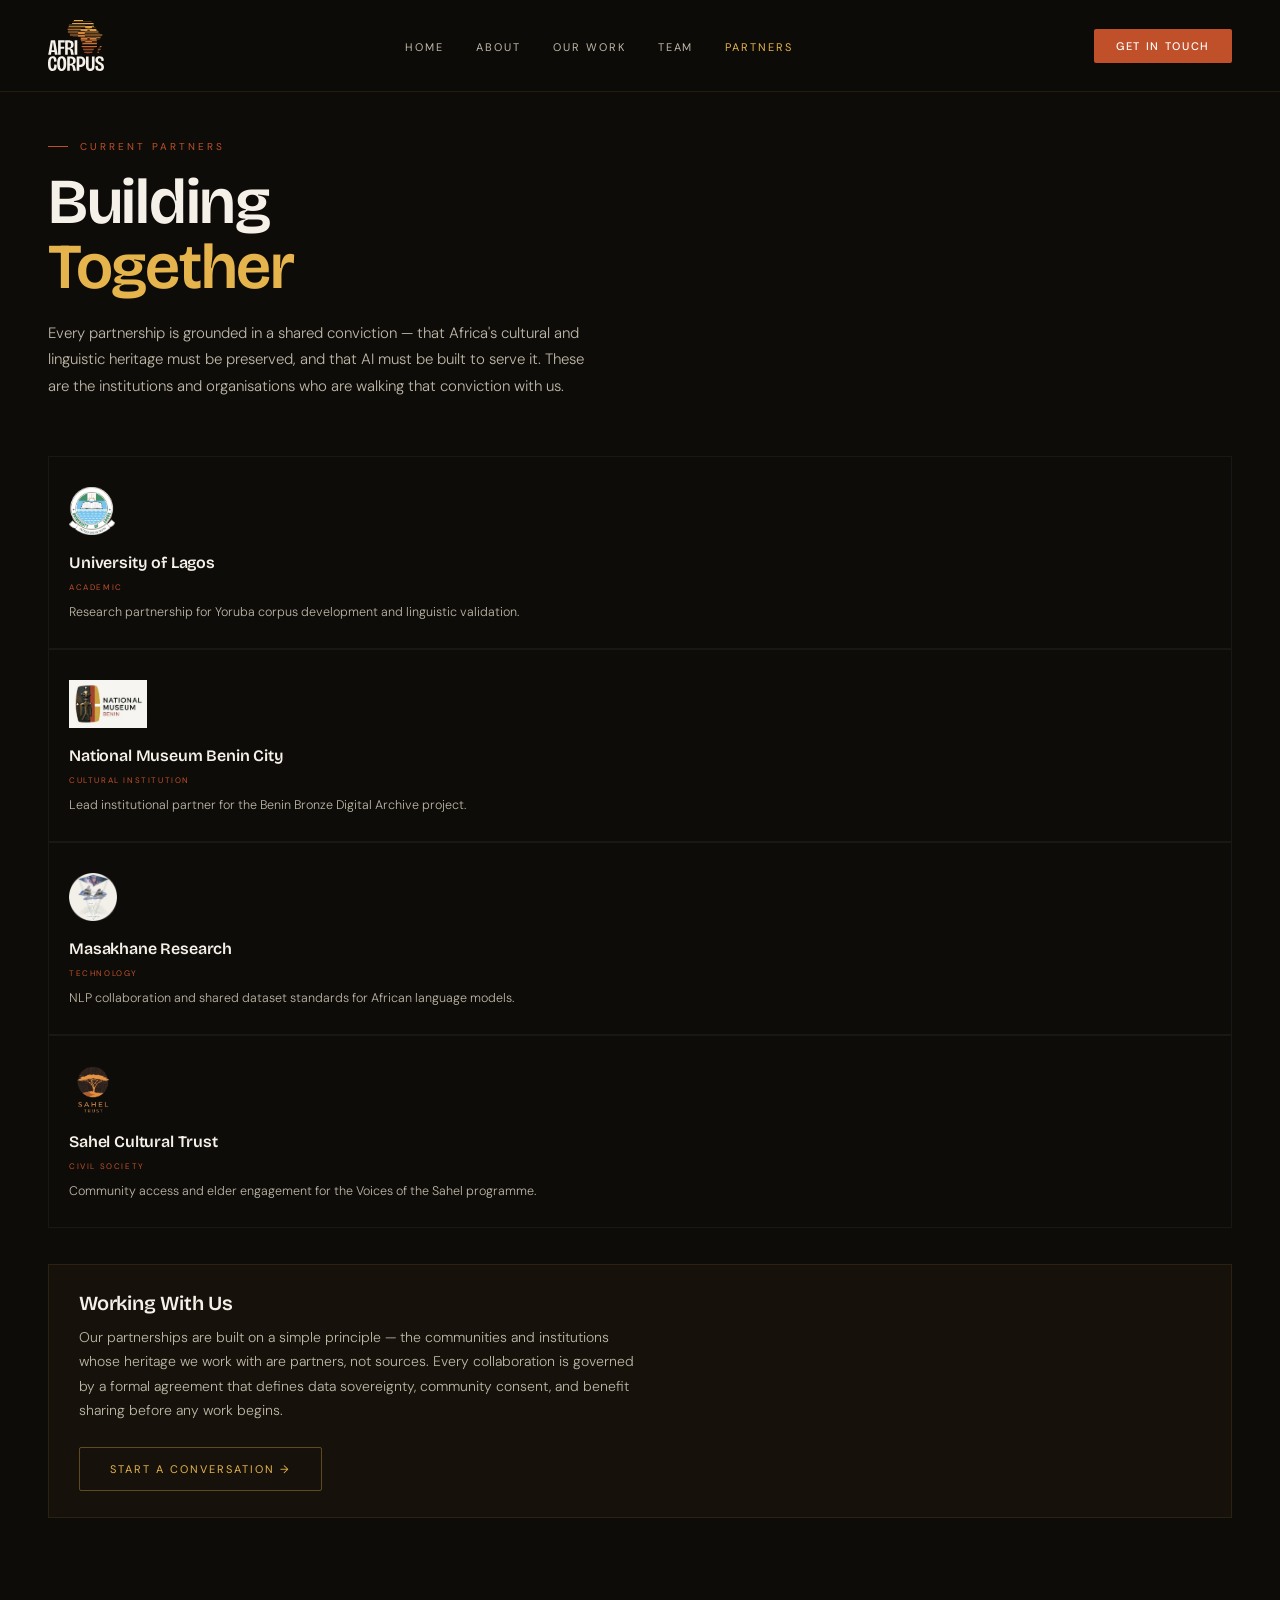
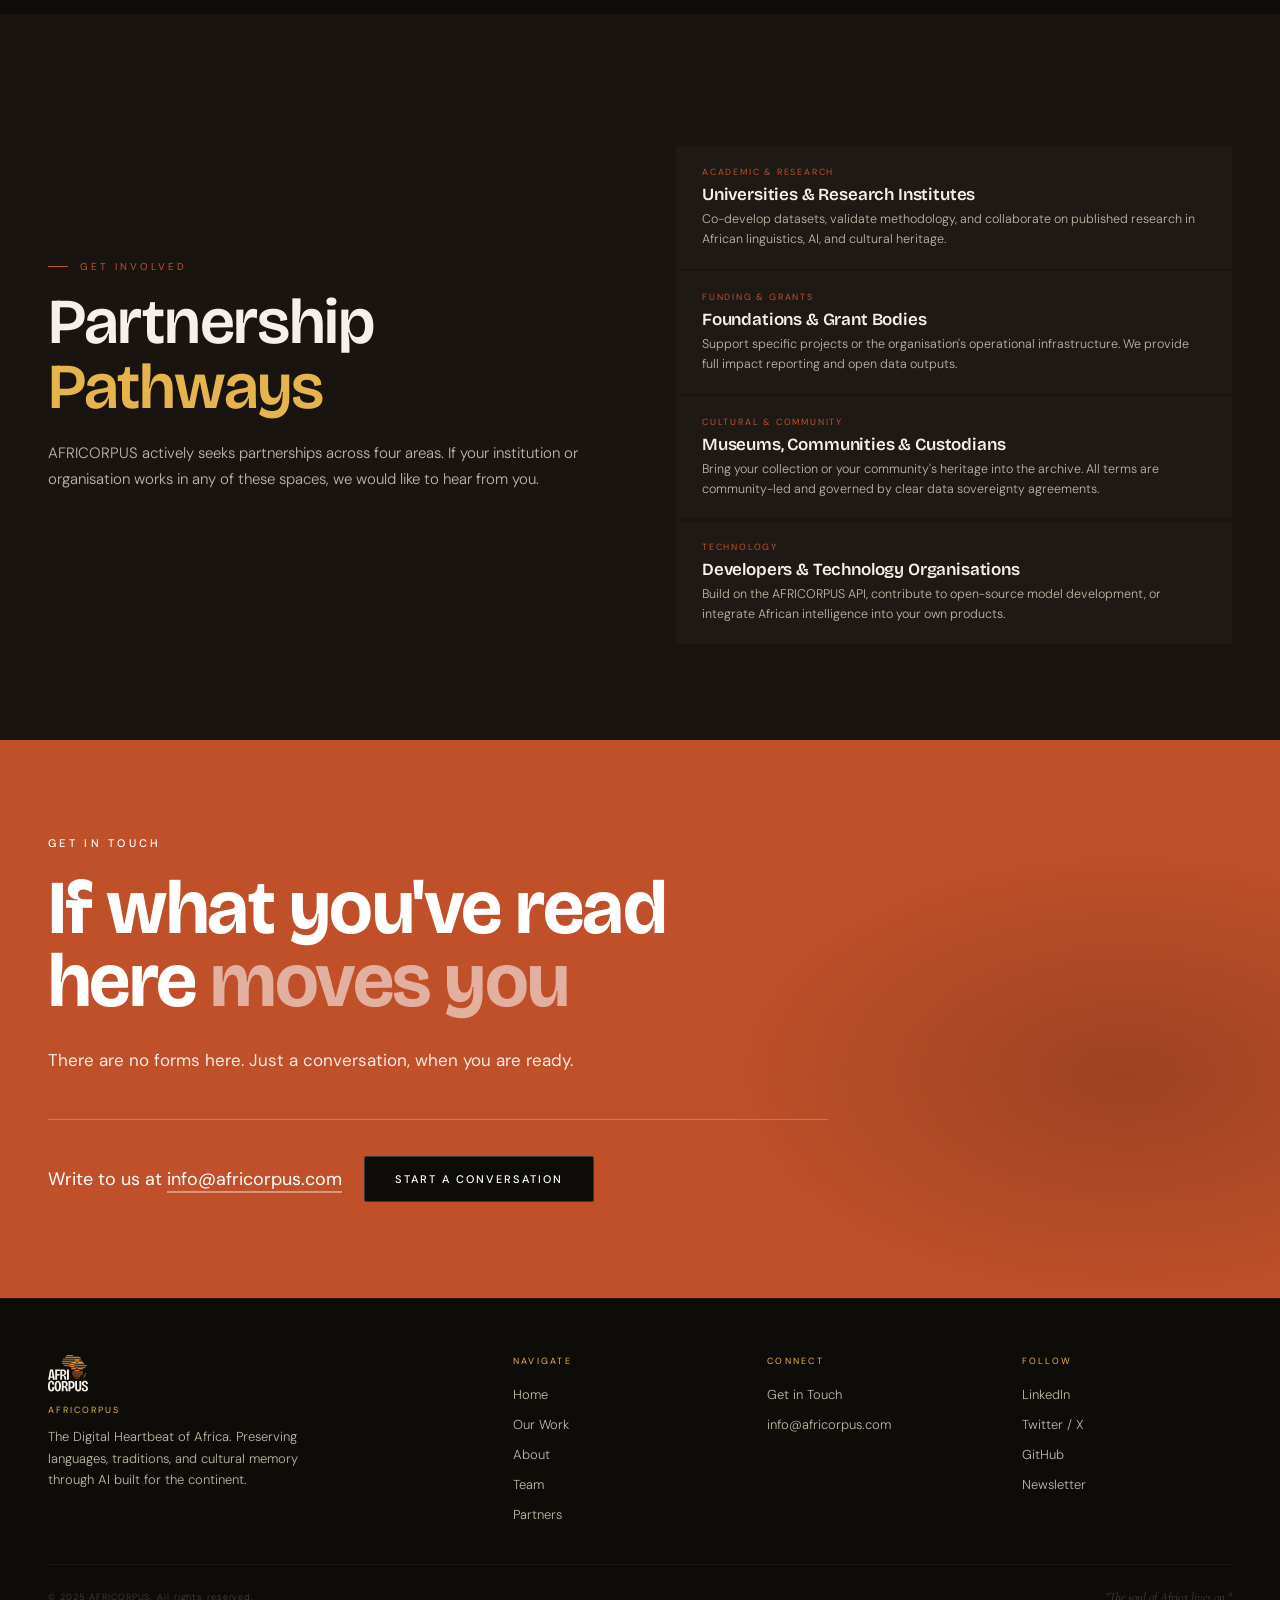
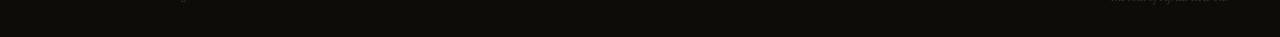
<file: partners.html>
<!DOCTYPE html>
<html lang="en">
<head>
<meta charset="UTF-8">
<meta name="viewport" content="width=device-width, initial-scale=1.0">
<title>Partners — AFRICORPUS</title>
<link href="https://fonts.googleapis.com/css2?family=Bricolage+Grotesque:opsz,wght@12..96,300;12..96,400;12..96,500;12..96,600;12..96,700&family=DM+Sans:wght@300;400;500&family=Cormorant+Garamond:ital,wght@1,300;1,400&display=swap" rel="stylesheet">
<style>
*,*::before,*::after{box-sizing:border-box;margin:0;padding:0}
:root{
  --obsidian:#0E0C09;
  --burnt:#8B3A1A;
  --terra:#C0502A;
  --ember:#D4860B;
  --gold:#E6B44C;
  --sand:#EDD9A3;
  --ash:#BEB8A8;
  --mist:#F5F0E8;
  --forest:#2C4A2E;
  --warm-dark:#1A1410;
  --warm-panel:#221C17;
  --display:'Bricolage Grotesque',sans-serif;
  --sans:'DM Sans',sans-serif;
  --serif:'Cormorant Garamond',serif;
}
html{scroll-behavior:smooth;background:var(--obsidian)}
body{font-family:var(--sans);background:var(--obsidian);color:var(--mist);overflow-x:hidden}
::-webkit-scrollbar{width:3px}
::-webkit-scrollbar-track{background:var(--obsidian)}
::-webkit-scrollbar-thumb{background:var(--terra)}

/* ══ NAV ══ */
nav{
  position:fixed;top:0;left:0;right:0;z-index:100;
  display:flex;align-items:center;justify-content:space-between;
  padding:20px 48px;
  background:rgba(14,12,9,0.92);
  backdrop-filter:blur(16px);
  border-bottom:1px solid rgba(230,180,76,0.1);
}
.nav-logo{text-decoration:none;display:flex;align-items:center}
.nav-logo svg{width:56px;height:auto;display:block}
.nav-links{display:flex;gap:32px;list-style:none}
.nav-links a{
  font-family:var(--sans);font-size:11px;font-weight:400;
  letter-spacing:0.18em;text-transform:uppercase;
  color:var(--ash);text-decoration:none;transition:color .2s;
}
.nav-links a:hover,.nav-links a.active{color:var(--gold)}
.nav-cta{
  font-family:var(--sans);font-size:11px;font-weight:500;
  letter-spacing:0.15em;text-transform:uppercase;
  padding:10px 22px;background:var(--terra);color:#fff;
  border:none;cursor:pointer;border-radius:2px;text-decoration:none;
  transition:background .2s;
}
.nav-cta:hover{background:var(--burnt)}
.nav-mobile-toggle{display:none;background:none;border:none;cursor:pointer;padding:4px}
.hamburger{display:flex;flex-direction:column;gap:5px}
.hamburger span{display:block;width:22px;height:2px;background:var(--mist)}

/* ══ BUTTONS ══ */
.btn-primary{
  font-family:var(--sans);font-size:11px;font-weight:500;
  letter-spacing:0.18em;text-transform:uppercase;
  padding:15px 30px;background:var(--terra);color:#fff;
  border:none;cursor:pointer;border-radius:2px;text-decoration:none;
  transition:background .2s,transform .15s;display:inline-block;
}
.btn-primary:hover{background:var(--burnt);transform:translateY(-1px)}
.btn-ghost{
  font-family:var(--sans);font-size:11px;font-weight:400;
  letter-spacing:0.18em;text-transform:uppercase;
  padding:14px 30px;background:transparent;color:var(--gold);
  border:1px solid rgba(230,180,76,0.35);cursor:pointer;
  border-radius:2px;text-decoration:none;
  transition:border-color .2s,color .2s;display:inline-block;
}
.btn-ghost:hover{border-color:var(--gold);color:var(--mist)}
.btn-dark{
  font-family:var(--sans);font-size:11px;font-weight:500;
  letter-spacing:0.18em;text-transform:uppercase;
  padding:15px 30px;background:var(--obsidian);color:#fff;
  border:1px solid rgba(255,255,255,0.18);
  cursor:pointer;border-radius:2px;text-decoration:none;
  transition:background .2s,border-color .2s;display:inline-block;
}
.btn-dark:hover{background:var(--warm-dark);border-color:rgba(255,255,255,0.3)}

/* ══ SECTIONS ══ */
section{padding:96px 48px}
.section-label{
  font-family:var(--sans);font-size:10px;font-weight:400;
  letter-spacing:0.3em;color:var(--terra);text-transform:uppercase;
  margin-bottom:16px;display:flex;align-items:center;gap:12px;
}
.section-label::before{content:'';width:20px;height:1px;background:var(--terra)}
h2.section-title{
  font-family:var(--display);
  font-size:clamp(50px,5vw,80px);
  font-weight:600;line-height:1.02;letter-spacing:-0.02em;
  color:var(--mist);margin-bottom:20px;
}
h2.section-title em{font-style:normal;color:var(--gold)}
.section-body{
  font-family:var(--sans);font-size:15px;font-weight:300;
  color:var(--ash);line-height:1.78;max-width:540px;
}

/* ══ PAGE HERO BAND (inner pages) ══ */
.page-hero{
  padding:160px 48px 80px;
  background:var(--obsidian);
  position:relative;overflow:hidden;
}
.page-hero::before{
  content:'';position:absolute;inset:0;
  background:radial-gradient(ellipse 60% 50% at 60% 50%,rgba(192,80,42,0.09) 0%,transparent 65%);
  pointer-events:none;
}
.page-hero-content{position:relative;z-index:1;max-width:700px}
.page-hero-label{
  font-family:var(--sans);font-size:10px;font-weight:400;
  letter-spacing:0.3em;color:var(--terra);text-transform:uppercase;
  margin-bottom:20px;display:flex;align-items:center;gap:12px;
}
.page-hero-label::before{content:'';width:20px;height:1px;background:var(--terra)}
h1.page-title{
  font-family:var(--display);
  font-size:clamp(42px,6vw,80px);
  font-weight:600;line-height:0.96;letter-spacing:-0.03em;
  color:var(--mist);margin-bottom:24px;
}
h1.page-title em{font-style:normal;color:var(--gold)}
.page-sub{
  font-family:var(--sans);font-size:16px;font-weight:300;
  color:var(--ash);max-width:500px;line-height:1.75;
}

/* ══ TICKER ══ */
.statement-band{
  background:var(--terra);padding:22px 0;
  overflow:hidden;position:relative;
}
.statement-band::before{content:'';position:absolute;top:0;bottom:0;left:0;width:80px;background:linear-gradient(to right,var(--terra),transparent);z-index:1}
.statement-band::after{content:'';position:absolute;top:0;bottom:0;right:0;width:80px;background:linear-gradient(to left,var(--terra),transparent);z-index:1}
.statement-ticker{display:flex;align-items:center;white-space:nowrap}
.ticker-item{
  font-family:var(--sans);font-size:12px;font-weight:400;
  letter-spacing:0.18em;text-transform:uppercase;
  color:rgba(255,255,255,0.88);padding:0 0 0 36px;
  display:flex;align-items:center;
}
.ticker-item::after{content:'◆';font-size:6px;color:rgba(255,255,255,0.28);margin-left:36px}

/* ══ WORK CARDS (shared) ══ */
.work-grid{display:grid;grid-template-columns:repeat(3,1fr);gap:2px}
.work-card{background:var(--warm-panel);overflow:hidden;transition:background .3s}
.work-card:hover{background:rgba(36,28,20,0.9)}
.work-card-img{width:100%;height:160px;overflow:hidden;background:var(--warm-dark);display:block}
.work-card-img img{width:100%;height:160px;object-fit:cover;display:block}
.work-card-img-fallback{
  width:100%;height:160px;
  background:linear-gradient(135deg,rgba(192,80,42,0.1) 0%,var(--warm-dark) 100%);
  display:flex;align-items:center;justify-content:center;
}
.work-card-img-fallback span{
  font-family:var(--sans);font-size:9px;font-weight:400;
  letter-spacing:0.2em;text-transform:uppercase;
  color:rgba(190,184,168,0.28);
}
.work-card-body{padding:24px 22px}
.work-card-status{
  font-family:var(--sans);font-size:8px;font-weight:400;
  letter-spacing:0.2em;text-transform:uppercase;
  margin-bottom:12px;display:flex;align-items:center;gap:8px;
}
.status-dot{width:6px;height:6px;border-radius:50%;background:var(--gold);animation:pulse 2s ease-in-out infinite}
@keyframes pulse{0%,100%{opacity:0.35}50%{opacity:1}}
.work-card h3{
  font-family:var(--display);font-size:18px;font-weight:600;
  color:var(--mist);margin-bottom:8px;line-height:1.2;letter-spacing:-0.01em;
}
.work-card p{font-family:var(--sans);font-size:12.5px;font-weight:300;color:var(--ash);line-height:1.7;margin-bottom:14px}
.work-card-meta{
  font-family:var(--sans);font-size:9px;font-weight:400;
  letter-spacing:0.13em;color:var(--terra);
  padding-top:12px;border-top:1px solid rgba(255,255,255,0.05);
}
.work-card-tag{
  display:inline-block;padding:3px 8px;
  background:rgba(192,80,42,0.12);color:var(--terra);
  font-family:var(--sans);font-size:8px;font-weight:400;
  letter-spacing:0.12em;border-radius:1px;margin-right:4px;margin-bottom:4px;
}

/* ══ GET INVOLVED ══ */
#involved{background:var(--terra);padding:96px 48px;position:relative;overflow:hidden}
#involved::before{
  content:'';position:absolute;inset:0;
  background:radial-gradient(ellipse 50% 65% at 88% 60%,rgba(14,12,9,0.2) 0%,transparent 65%);
  pointer-events:none;
}
.involved-inner{position:relative;z-index:1;max-width:780px}
.involved-eyebrow{
  font-family:var(--sans);font-size:11px;font-weight:500;
  letter-spacing:0.3em;color:#fff;text-transform:uppercase;
  margin-bottom:22px;opacity:0.75;
}
.involved-title{
  font-family:var(--display);
  font-size:clamp(38px,6vw,76px);
  font-weight:700;line-height:0.96;letter-spacing:-0.02em;
  color:#fff;margin-bottom:28px;
}
.involved-title em{font-style:normal;color:rgba(255,255,255,0.55)}
.involved-body{
  font-family:var(--sans);font-size:17px;font-weight:400;
  color:rgba(255,255,255,0.88);
  line-height:1.75;max-width:560px;margin-bottom:44px;
}
.involved-contact-row{
  display:flex;align-items:center;gap:22px;flex-wrap:wrap;
  padding-top:36px;border-top:1px solid rgba(255,255,255,0.22);
}
.involved-email{font-family:var(--sans);font-size:18px;font-weight:400;color:#fff}
.involved-email a{
  color:#fff;text-decoration:none;
  border-bottom:2px solid rgba(255,255,255,0.4);transition:border-color .2s;
}
.involved-email a:hover{border-color:#fff}

/* ══ FOOTER ══ */
footer{background:var(--obsidian);padding:56px 48px 32px;border-top:1px solid rgba(230,180,76,0.08)}
.footer-top{display:grid;grid-template-columns:2fr 1fr 1fr 1fr;gap:44px;margin-bottom:40px}
.footer-logo{width:40px;height:auto;margin-bottom:12px;display:block}
.footer-brand-name{
  font-family:var(--sans);font-size:9px;font-weight:400;
  letter-spacing:0.22em;color:var(--gold);text-transform:uppercase;margin-bottom:10px;
}
.footer-brand-block p{
  font-family:var(--sans);font-size:13px;font-weight:300;
  color:var(--ash);line-height:1.68;max-width:250px;
}
.footer-col h4{
  font-family:var(--sans);font-size:9px;font-weight:400;
  letter-spacing:0.25em;color:var(--gold);text-transform:uppercase;margin-bottom:16px;
}
.footer-col ul{list-style:none;display:flex;flex-direction:column;gap:9px}
.footer-col a{
  font-family:var(--sans);font-size:13px;font-weight:300;
  color:var(--ash);text-decoration:none;transition:color .2s;
}
.footer-col a:hover{color:var(--mist)}
.footer-bottom{
  display:flex;align-items:center;justify-content:space-between;
  padding-top:24px;border-top:1px solid rgba(255,255,255,0.04);
  flex-wrap:wrap;gap:12px;
}
.footer-copy{font-family:var(--sans);font-size:9px;font-weight:300;letter-spacing:0.1em;color:rgba(190,184,168,0.3)}
.footer-tagline{font-family:var(--serif);font-size:13px;font-style:italic;color:rgba(190,184,168,0.3)}

/* ══ ANIMATIONS ══ */
.fade-up{opacity:1;transform:translateY(0)}
.fade-up.animate{opacity:0;transform:translateY(24px);transition:opacity .7s ease,transform .7s ease}
.fade-up.animate.visible{opacity:1;transform:translateY(0)}

/* ══ RESPONSIVE ══ */
@media(max-width:960px){
  nav{padding:18px 22px}
  .nav-links,.nav-cta{display:none}
  .nav-mobile-toggle{display:block}
  section{padding:64px 22px}
  .page-hero{padding:120px 22px 60px}
  #involved{padding:64px 22px}
  footer{padding:44px 22px 28px}
  .work-grid,.footer-top{grid-template-columns:1fr 1fr}
  .involved-contact-row{flex-direction:column;align-items:flex-start}
}
@media(max-width:480px){
  .footer-top{grid-template-columns:1fr}
}

/* ══ PAGE-SPECIFIC STYLES ══ */

#partners{background:var(--obsidian)}
/* ══ BECOME A PARTNER ══ */
#become{background:var(--warm-dark)}
.become-grid{display:grid;grid-template-columns:1fr 1fr;gap:72px;align-items:center}
.become-types{display:flex;flex-direction:column;gap:2px;margin-top:36px}
.become-type{
  padding:20px 24px;background:rgba(255,255,255,0.02);
  border-left:2px solid transparent;transition:border-color .2s,background .2s;
}
.become-type:hover{border-left-color:var(--terra);background:rgba(255,255,255,0.04)}
.become-type-label{font-family:var(--sans);font-size:9px;font-weight:400;letter-spacing:0.2em;color:var(--terra);text-transform:uppercase;margin-bottom:6px}
.become-type h3{font-family:var(--display);font-size:17px;font-weight:600;color:var(--mist);margin-bottom:4px;letter-spacing:-0.01em}
.become-type p{font-family:var(--sans);font-size:12.5px;font-weight:300;color:var(--ash);line-height:1.6}

@media(max-width:960px){
  .become-grid{grid-template-columns:1fr;gap:36px}
  .partners-grid{grid-template-columns:repeat(2,1fr)}
} important

/* ══ PARTNER CARDS ══ */
.partners-grid{display:grid;grid-template-columns:repeat(4,1fr);gap:2px}
.partner-card{
  border:1px solid rgba(255,255,255,0.05);padding:26px 20px;
  display:flex;flex-direction:column;gap:10px;
  transition:border-color .2s,background .2s;
}
.partner-card:hover{border-color:rgba(230,180,76,0.15);background:rgba(255,255,255,0.016)}
.partner-logo-wrap{
  width:100%;height:56px;
  display:flex;align-items:center;justify-content:flex-start;
  margin-bottom:4px;
}
.partner-logo-wrap img{
  max-height:48px;max-width:140px;
  object-fit:contain;display:block;
  transition:opacity .2s;
}
.partner-card:hover .partner-logo-wrap img{opacity:1}
.partner-logo-fallback{
  font-family:var(--display);font-size:18px;font-weight:700;
  color:var(--gold);letter-spacing:0.05em;
  width:56px;height:56px;
  border:1px solid rgba(230,180,76,0.2);border-radius:4px;
  display:flex;align-items:center;justify-content:center;
}
.partner-name{font-family:var(--display);font-size:16px;font-weight:600;color:var(--mist);letter-spacing:-0.01em}
.partner-type{font-family:var(--sans);font-size:8px;font-weight:400;letter-spacing:0.2em;color:var(--terra);text-transform:uppercase}
.partner-desc{font-family:var(--sans);font-size:12.5px;font-weight:300;color:var(--ash);line-height:1.6}
.partners-note{
  margin-top:36px;padding:26px 30px;
  background:rgba(230,180,76,0.03);border:1px solid rgba(230,180,76,0.1);
}
.partners-note-title{
  font-family:var(--display);font-size:20px;font-weight:600;
  color:var(--mist);margin-bottom:10px;letter-spacing:-0.01em;
}
.partners-note-body{
  font-family:var(--sans);font-size:14px;font-weight:300;
  color:var(--ash);line-height:1.75;max-width:560px;margin-bottom:24px;
}
</style>
</head>
<body>

<!-- NAV -->
<nav id="navbar">
  <a href="index.html" class="nav-logo">
    <svg viewBox="0 0 37.37 34.04" xmlns="http://www.w3.org/2000/svg" aria-label="AFRICORPUS" style="width:56px;height:auto;display:block">
      <defs>
        <linearGradient id="lg" gradientUnits="userSpaceOnUse" x1="22.09" y1="22.23" x2="27.28" y2="0.29">
          <stop offset="0" style="stop-color:#C0502A"/>
          <stop offset="0.529412" style="stop-color:#D3823B"/>
          <stop offset="1" style="stop-color:#E6B44C"/>
        </linearGradient>
      </defs>
      <path fill="url(#lg)" fill-rule="nonzero" d="M17.31 0l6.06 0 0 0.65 -6.08 0 0 -0.65 0.02 0zm16.56 18.46l1.65 0 0 0.21 -1.67 0 0 -0.21 0.02 0zm-0.78 1.92l1.46 0 0 0.18 -1.48 0 0 -0.18 0.02 0zm-7.35 1.92l2.13 0 0 0.21 -2.15 0 0 -0.21 0.02 0zm-1.88 -1.92l6.15 0 0 0.21 -6.17 0 0 -0.21 0.02 0zm-0.91 -1.92l8.82 0 0 0.21 -8.84 0 0 -0.21 0.02 0zm-0.32 -1.92l10.06 0 0 0.21 -10.08 0 0 -0.21 0.02 0zm-0.05 -1.92l2.28 0 0 -0.5 -2.85 0 0 -0.65 0.02 0 2.87 0 0 0.21 4.37 0 0 -0.21 0.02 0 3.3 0 0 0.65 -3.28 0 0 0.5 3.53 0 0 0.21 -3.53 0 0 0.23 -4.46 0 0 -0.23 -2.3 0 0 -0.21 0.02 0zm-0.96 -1.92l0.23 0 0 -0.5 -0.04 0 0 -0.65 0.02 0 0.06 0 0 0.21 4.37 0 0 -0.21 0.02 0 1.63 0 0 0.21 4.37 0 0 -0.21 0.02 0 2.73 0 0 0.65 -2.71 0 0 0.5 2.07 0 0 0.21 -2.07 0 0 0.22 -4.46 0 0 -0.22 -1.56 0 0 0.22 -4.46 0 0 -0.22 -0.25 0 0 -0.21 0.02 0zm4.68 0l1.56 0 0 -0.5 -1.56 0 0 0.5zm-9.75 -1.92l3.55 0 0 -0.5 -5.5 0 0 -0.65 0.02 0 5.52 0 0 0.21 4.37 0 0 -0.21 0.02 0 11.71 0 0 0.65 -11.69 0 0 0.5 10.74 0 0 0.21 -10.74 0 0 0.22 -4.46 0 0 -0.22 -3.57 0 0 -0.21 0.02 0zm-2.24 -1.92l5.79 0 0 -0.5 -6.82 0 0 -0.65 0.02 0 6.84 0 0 0.21 4.37 0 0 -0.21 0.02 0 9.17 0 0 0.65 -9.15 0 0 0.5 9.94 0 0 0.21 -9.94 0 0 0.22 -4.46 0 0 -0.22 -5.81 0 0 -0.21 0.02 0zm-0.85 -1.92l8.38 0 0 -0.5 -8.72 0 0 -0.65 0.02 0 8.74 0 0 0.21 4.37 0 0 -0.21 0.02 0 1.63 0 0 0.21 4.41 0 0 0.95 1.05 0 0 0.21 -1.05 0 0 0.22 -4.46 0 0 -0.22 -1.56 0 0 0.22 -4.46 0 0 -0.22 -8.41 0 0 -0.21 0.02 0zm12.84 0l1.56 0 0 -0.5 -1.56 0 0 0.5zm-12.79 -1.92l11.34 0 0 -0.51 -11.02 0 0 -0.65 0.02 0 11.04 0 0 0.21 4.37 0 0 -0.21 0.02 0 1.48 0 0 0.65 -1.46 0 0 0.51 2.41 0 0 0.21 -2.41 0 0 0.22 -4.46 0 0 -0.22 -11.36 0 0 -0.21 0.02 0zm0.48 -1.92l16.66 0 0 0.21 -16.68 0 0 -0.21 0.02 0zm2.56 -1.92l12.5 0 0 0.21 -12.53 0 0 -0.21 0.02 0zm19.17 16.81l-1.14 0 0 -0.65 1.16 0 0 0.65 -0.02 0zm-0.61 1.92l-1.85 0 0 -0.65 1.87 0 0 0.65 -0.02 0zm-1.06 1.92l-1.09 0 0 -0.65 1.11 0 0 0.65 -0.02 0zm-9.83 -0.65l5.32 0 0 0.65 -5.34 0 0 -0.65 0.02 0zm-0.88 -1.92l7.22 0 0 0.65 -7.24 0 0 -0.65 0.02 0zm-0.86 -1.92l10.21 0 0 0.65 -10.23 0 0 -0.65 0.02 0zm0.51 -1.92l9.61 0 0 0.65 -9.63 0 0 -0.65 0.02 0zm-6.9 -13.47l14.28 0 0 0.65 -14.3 0 0 -0.65 0.02 0z"/>
      <path fill="#F5F0E8" fill-rule="nonzero" d="M0.14 23.13l1.78 -9.54 2.79 0 1.76 9.54 -1.89 0 -1.19 -8.12 -0.2 0 -1.21 8.12 -1.84 0zm1.46 -1.81l0 -1.2 3.51 0 0 1.2 -3.51 0zM6.73 23.13l0 -9.54 1.75 0 0 9.54 -1.75 0zm0.74 -3.9l0 -1.39 3.35 0 0 1.39 -3.35 0zm0 -4.21l0 -1.43 3.67 0 0 1.43 -3.67 0zM11.44 23.13l0 -9.54 2.56 0c0.23,0 0.49,0.02 0.77,0.07 0.28,0.04 0.56,0.13 0.83,0.25 0.27,0.12 0.53,0.29 0.75,0.5 0.23,0.21 0.41,0.48 0.54,0.81 0.13,0.33 0.2,0.73 0.2,1.21 0,0.3 -0.03,0.58 -0.1,0.85 -0.07,0.26 -0.18,0.51 -0.33,0.72 -0.15,0.22 -0.35,0.4 -0.61,0.56 -0.26,0.15 -0.58,0.27 -0.97,0.35l0 0.14c0.4,0.05 0.72,0.16 0.94,0.34 0.22,0.18 0.39,0.41 0.51,0.71 0.12,0.29 0.22,0.64 0.31,1.05l0.43 1.99 -1.84 0 -0.33 -1.82c-0.05,-0.31 -0.11,-0.59 -0.2,-0.83 -0.08,-0.25 -0.2,-0.44 -0.37,-0.59 -0.16,-0.14 -0.4,-0.22 -0.72,-0.22l-0.64 0 0 3.45 -1.75 0zm1.75 -4.7l0.55 0c0.55,0 0.95,-0.14 1.21,-0.43 0.26,-0.28 0.38,-0.74 0.38,-1.37 0,-0.55 -0.12,-0.96 -0.35,-1.22 -0.23,-0.26 -0.61,-0.4 -1.13,-0.4l-0.66 0 0 3.41zM17.77 23.13l0 -9.54 1.78 0 0 9.54 -1.78 0zM3.06 34.04c-0.58,0 -1.06,-0.11 -1.46,-0.34 -0.4,-0.23 -0.71,-0.55 -0.95,-0.98 -0.24,-0.42 -0.4,-0.93 -0.51,-1.52 -0.1,-0.59 -0.15,-1.26 -0.15,-2 0,-0.77 0.05,-1.47 0.16,-2.09 0.11,-0.62 0.28,-1.15 0.53,-1.6 0.25,-0.44 0.57,-0.78 0.97,-1.01 0.4,-0.23 0.88,-0.35 1.44,-0.35 0.51,0 0.94,0.09 1.29,0.27 0.35,0.18 0.63,0.43 0.83,0.75 0.2,0.32 0.34,0.7 0.41,1.12 0.07,0.42 0.09,0.88 0.05,1.36l-1.65 0.17c0.04,-0.52 0.02,-0.95 -0.06,-1.29 -0.08,-0.34 -0.2,-0.59 -0.37,-0.75 -0.17,-0.16 -0.36,-0.25 -0.57,-0.25 -0.21,0 -0.4,0.07 -0.56,0.22 -0.16,0.15 -0.29,0.37 -0.4,0.66 -0.11,0.29 -0.19,0.66 -0.24,1.11 -0.05,0.44 -0.08,0.96 -0.08,1.55 0,0.88 0.06,1.57 0.17,2.09 0.11,0.52 0.26,0.88 0.46,1.11 0.19,0.22 0.41,0.33 0.65,0.33 0.29,0 0.52,-0.13 0.7,-0.38 0.18,-0.26 0.3,-0.6 0.36,-1.03 0.06,-0.43 0.07,-0.92 0.02,-1.45l1.68 0.2c0.05,0.57 0.04,1.1 -0.01,1.59 -0.06,0.49 -0.19,0.92 -0.4,1.3 -0.21,0.38 -0.5,0.67 -0.87,0.88 -0.38,0.21 -0.86,0.32 -1.45,0.32zM9.09 34.04c-0.55,0 -1.01,-0.11 -1.39,-0.34 -0.38,-0.23 -0.69,-0.55 -0.92,-0.98 -0.23,-0.42 -0.4,-0.94 -0.51,-1.55 -0.11,-0.61 -0.16,-1.3 -0.16,-2.07 0,-1.12 0.1,-2.04 0.31,-2.77 0.21,-0.73 0.53,-1.28 0.98,-1.64 0.44,-0.36 1.01,-0.54 1.69,-0.54 0.54,0 1,0.1 1.39,0.31 0.39,0.21 0.7,0.52 0.95,0.93 0.25,0.41 0.43,0.93 0.55,1.55 0.12,0.62 0.18,1.33 0.18,2.14 0,0.79 -0.06,1.49 -0.18,2.11 -0.12,0.62 -0.3,1.14 -0.54,1.56 -0.24,0.42 -0.56,0.75 -0.95,0.97 -0.39,0.22 -0.86,0.33 -1.39,0.33zm0.01 -1.4c0.25,0 0.47,-0.12 0.66,-0.37 0.19,-0.25 0.33,-0.63 0.44,-1.14 0.11,-0.52 0.16,-1.18 0.16,-2 0,-0.8 -0.05,-1.46 -0.16,-1.99 -0.11,-0.53 -0.25,-0.93 -0.44,-1.2 -0.19,-0.27 -0.42,-0.4 -0.69,-0.4 -0.23,0 -0.44,0.12 -0.61,0.36 -0.18,0.24 -0.32,0.62 -0.42,1.13 -0.1,0.52 -0.15,1.19 -0.15,2.02 0,0.65 0.03,1.19 0.09,1.65 0.06,0.45 0.14,0.82 0.25,1.11 0.11,0.29 0.23,0.5 0.38,0.64 0.15,0.13 0.32,0.2 0.5,0.2zM12.82 33.85l0 -9.54 2.56 0c0.23,0 0.49,0.02 0.77,0.07 0.28,0.04 0.56,0.13 0.83,0.25 0.27,0.12 0.53,0.29 0.75,0.5 0.23,0.21 0.41,0.48 0.54,0.81 0.13,0.33 0.2,0.73 0.2,1.21 0,0.3 -0.03,0.58 -0.1,0.85 -0.07,0.26 -0.18,0.51 -0.33,0.72 -0.15,0.22 -0.35,0.4 -0.61,0.56 -0.26,0.15 -0.58,0.27 -0.97,0.35l0 0.14c0.4,0.05 0.72,0.16 0.94,0.34 0.22,0.18 0.39,0.41 0.51,0.71 0.12,0.29 0.22,0.64 0.31,1.05l0.43 1.99 -1.84 0 -0.33 -1.82c-0.05,-0.31 -0.11,-0.59 -0.2,-0.83 -0.08,-0.25 -0.2,-0.44 -0.37,-0.59 -0.16,-0.14 -0.4,-0.22 -0.72,-0.22l-0.64 0 0 3.45 -1.75 0zm1.75 -4.7l0.55 0c0.55,0 0.95,-0.14 1.21,-0.43 0.26,-0.28 0.38,-0.74 0.38,-1.37 0,-0.55 -0.12,-0.96 -0.35,-1.22 -0.23,-0.26 -0.61,-0.4 -1.13,-0.4l-0.66 0 0 3.41zM20.34 31.34l0 -1.45 1.08 0c0.57,0 0.99,-0.17 1.28,-0.52 0.28,-0.35 0.43,-0.88 0.43,-1.59 0,-0.69 -0.13,-1.21 -0.39,-1.54 -0.26,-0.33 -0.66,-0.5 -1.21,-0.5l-1.19 0 0 -1.43 1.39 0c0.38,0 0.75,0.06 1.13,0.17 0.38,0.12 0.73,0.31 1.05,0.58 0.32,0.27 0.57,0.63 0.77,1.07 0.19,0.44 0.29,1 0.29,1.66 0,0.82 -0.16,1.49 -0.47,2.01 -0.31,0.52 -0.75,0.91 -1.32,1.16 -0.56,0.25 -1.22,0.38 -1.96,0.38l-0.88 0zm-1.19 2.51l0 -9.54 1.75 0 0 9.54 -1.75 0zM28.26 34.04c-0.48,0 -0.89,-0.07 -1.23,-0.21 -0.34,-0.14 -0.62,-0.32 -0.84,-0.55 -0.22,-0.23 -0.39,-0.48 -0.51,-0.76 -0.12,-0.28 -0.21,-0.56 -0.26,-0.85 -0.05,-0.28 -0.08,-0.55 -0.08,-0.79l0 -6.58 1.76 0 0 6.6c0,0.38 0.04,0.68 0.13,0.91 0.09,0.23 0.21,0.4 0.38,0.49 0.17,0.1 0.38,0.14 0.63,0.14 0.23,0 0.43,-0.05 0.59,-0.14 0.16,-0.1 0.29,-0.26 0.37,-0.48 0.08,-0.23 0.12,-0.53 0.12,-0.92l0 -6.6 1.76 0 0 6.58c0,1.06 -0.25,1.85 -0.74,2.37 -0.5,0.52 -1.19,0.78 -2.09,0.78zM34.53 34.04c-0.64,0 -1.16,-0.1 -1.56,-0.29 -0.4,-0.19 -0.71,-0.45 -0.92,-0.77 -0.21,-0.32 -0.34,-0.68 -0.39,-1.07 -0.05,-0.39 -0.03,-0.78 0.04,-1.16l1.6 -0.17c-0.05,0.39 -0.04,0.74 0.02,1.06 0.06,0.32 0.19,0.57 0.39,0.77 0.2,0.19 0.47,0.29 0.83,0.29 0.18,0 0.36,-0.03 0.52,-0.1 0.16,-0.07 0.3,-0.19 0.4,-0.35 0.11,-0.17 0.16,-0.4 0.16,-0.7 0,-0.35 -0.07,-0.63 -0.22,-0.86 -0.14,-0.23 -0.35,-0.44 -0.61,-0.63 -0.26,-0.19 -0.58,-0.39 -0.93,-0.59 -0.29,-0.15 -0.57,-0.32 -0.83,-0.5 -0.27,-0.18 -0.5,-0.38 -0.72,-0.59 -0.21,-0.22 -0.38,-0.47 -0.5,-0.76 -0.12,-0.29 -0.18,-0.62 -0.18,-1 0,-0.48 0.1,-0.91 0.3,-1.27 0.2,-0.37 0.51,-0.65 0.93,-0.86 0.42,-0.21 0.94,-0.31 1.55,-0.31 0.7,0 1.27,0.13 1.7,0.39 0.43,0.26 0.73,0.62 0.91,1.08 0.18,0.46 0.24,0.97 0.2,1.54l-1.62 0.19c0.04,-0.26 0.04,-0.5 0,-0.72 -0.04,-0.22 -0.11,-0.41 -0.22,-0.58 -0.11,-0.16 -0.24,-0.29 -0.41,-0.38 -0.17,-0.09 -0.36,-0.14 -0.57,-0.14 -0.22,0 -0.41,0.04 -0.57,0.13 -0.16,0.09 -0.28,0.21 -0.36,0.36 -0.08,0.15 -0.12,0.33 -0.12,0.53 0,0.29 0.08,0.53 0.23,0.74 0.15,0.2 0.35,0.38 0.59,0.52 0.24,0.14 0.47,0.28 0.72,0.42 0.3,0.15 0.59,0.33 0.88,0.52 0.29,0.19 0.55,0.41 0.79,0.66 0.24,0.25 0.43,0.54 0.58,0.88 0.14,0.34 0.22,0.73 0.22,1.17 0,0.46 -0.09,0.89 -0.27,1.28 -0.18,0.39 -0.47,0.7 -0.89,0.94 -0.41,0.24 -0.97,0.35 -1.68,0.35z"/>
    </svg>
  </a>
  <ul class="nav-links">
    <li><a href="index.html">Home</a></li>
    <li><a href="about.html">About</a></li>
    <li><a href="work.html">Our Work</a></li>
    <li><a href="team.html">Team</a></li>
    <li><a href="partners.html" class="active">Partners</a></li>
  </ul>
  <a href="index.html#involved" class="nav-cta">Get in Touch</a>
  <button class="nav-mobile-toggle" aria-label="Menu">
    <div class="hamburger"><span></span><span></span><span></span></div>
  </button>
</nav>


<section id="partners" style="padding-top:140px">
  <div class="fade-up" style="margin-bottom:56px">
    <div class="section-label">Current Partners</div>
    <h2 class="section-title">Building<br><em>Together</em></h2>
    <p class="section-body">Every partnership is grounded in a shared conviction — that Africa's cultural and linguistic heritage must be preserved, and that AI must be built to serve it. These are the institutions and organisations who are walking that conviction with us.</p>
  </div>
  <div class="partners-grid">
    <div class="partner-card fade-up">
      <div class="partner-logo-wrap">
        <img src="images/partner-unilag.png" alt="University of Lagos"
             onerror="this.style.display='none';this.nextElementSibling.style.display='flex'">
        <div class="partner-logo-fallback" style="display:none">UL</div>
      </div>
      <div class="partner-name">University of Lagos</div>
      <div class="partner-type">Academic</div>
      <div class="partner-desc">Research partnership for Yoruba corpus development and linguistic validation.</div>
    </div>
    <div class="partner-card fade-up">
      <div class="partner-logo-wrap">
        <img src="images/partner-nmbc.png" alt="National Museum Benin City"
             onerror="this.style.display='none';this.nextElementSibling.style.display='flex'">
        <div class="partner-logo-fallback" style="display:none">NM</div>
      </div>
      <div class="partner-name">National Museum Benin City</div>
      <div class="partner-type">Cultural Institution</div>
      <div class="partner-desc">Lead institutional partner for the Benin Bronze Digital Archive project.</div>
    </div>
    <div class="partner-card fade-up">
      <div class="partner-logo-wrap">
        <img src="images/partner-masakhane.png" alt="Masakhane Research"
             onerror="this.style.display='none';this.nextElementSibling.style.display='flex'">
        <div class="partner-logo-fallback" style="display:none">MK</div>
      </div>
      <div class="partner-name">Masakhane Research</div>
      <div class="partner-type">Technology</div>
      <div class="partner-desc">NLP collaboration and shared dataset standards for African language models.</div>
    </div>
    <div class="partner-card fade-up">
      <div class="partner-logo-wrap">
        <img src="images/partner-sahel-trust.png" alt="Sahel Cultural Trust"
             onerror="this.style.display='none';this.nextElementSibling.style.display='flex'">
        <div class="partner-logo-fallback" style="display:none">SCT</div>
      </div>
      <div class="partner-name">Sahel Cultural Trust</div>
      <div class="partner-type">Civil Society</div>
      <div class="partner-desc">Community access and elder engagement for the Voices of the Sahel programme.</div>
    </div>
  </div>
  <div class="partners-note fade-up">
    <div class="partners-note-title">Working With Us</div>
    <p class="partners-note-body">Our partnerships are built on a simple principle — the communities and institutions whose heritage we work with are partners, not sources. Every collaboration is governed by a formal agreement that defines data sovereignty, community consent, and benefit sharing before any work begins.</p>
    <a href="index.html#involved" class="btn-ghost">Start a Conversation →</a>
  </div>
</section>

<!-- BECOME A PARTNER -->
<section id="become">
  <div class="become-grid">
    <div class="fade-up">
      <div class="section-label">Get Involved</div>
      <h2 class="section-title">Partnership<br><em>Pathways</em></h2>
      <p class="section-body">AFRICORPUS actively seeks partnerships across four areas. If your institution or organisation works in any of these spaces, we would like to hear from you.</p>
    </div>
    <div class="become-types fade-up">
      <div class="become-type">
        <div class="become-type-label">Academic & Research</div>
        <h3>Universities & Research Institutes</h3>
        <p>Co-develop datasets, validate methodology, and collaborate on published research in African linguistics, AI, and cultural heritage.</p>
      </div>
      <div class="become-type">
        <div class="become-type-label">Funding & Grants</div>
        <h3>Foundations & Grant Bodies</h3>
        <p>Support specific projects or the organisation's operational infrastructure. We provide full impact reporting and open data outputs.</p>
      </div>
      <div class="become-type">
        <div class="become-type-label">Cultural & Community</div>
        <h3>Museums, Communities & Custodians</h3>
        <p>Bring your collection or your community's heritage into the archive. All terms are community-led and governed by clear data sovereignty agreements.</p>
      </div>
      <div class="become-type">
        <div class="become-type-label">Technology</div>
        <h3>Developers & Technology Organisations</h3>
        <p>Build on the AFRICORPUS API, contribute to open-source model development, or integrate African intelligence into your own products.</p>
      </div>
    </div>
  </div>
</section>

<!-- GET INVOLVED -->
<section id="involved">
  <div class="involved-inner">
    <div class="involved-eyebrow fade-up">Get in Touch</div>
    <h2 class="involved-title fade-up">If what you've read<br>here <em>moves you</em></h2>
    <p class="involved-body fade-up">There are no forms here. Just a conversation, when you are ready.</p>
    <div class="involved-contact-row fade-up">
      <div class="involved-email">Write to us at <a href="mailto:info@africorpus.com">info@africorpus.com</a></div>
      <a href="mailto:info@africorpus.com" class="btn-dark">Start a Conversation</a>
    </div>
  </div>
</section>

<!-- FOOTER -->
<footer>
  <div class="footer-top">
    <div class="footer-brand-block">
      <svg class="footer-logo" viewBox="0 0 37.37 34.04" xmlns="http://www.w3.org/2000/svg">
        <defs><linearGradient id="lg3" gradientUnits="userSpaceOnUse" x1="22.09" y1="22.23" x2="27.28" y2="0.29"><stop offset="0" style="stop-color:#C0502A"/><stop offset="0.529412" style="stop-color:#D3823B"/><stop offset="1" style="stop-color:#E6B44C"/></linearGradient></defs>
        <path fill="url(#lg3)" fill-rule="nonzero" d="M17.31 0l6.06 0 0 0.65 -6.08 0 0 -0.65 0.02 0zm16.56 18.46l1.65 0 0 0.21 -1.67 0 0 -0.21 0.02 0zm-0.78 1.92l1.46 0 0 0.18 -1.48 0 0 -0.18 0.02 0zm-7.35 1.92l2.13 0 0 0.21 -2.15 0 0 -0.21 0.02 0zm-1.88 -1.92l6.15 0 0 0.21 -6.17 0 0 -0.21 0.02 0zm-0.91 -1.92l8.82 0 0 0.21 -8.84 0 0 -0.21 0.02 0zm-0.32 -1.92l10.06 0 0 0.21 -10.08 0 0 -0.21 0.02 0zm-0.05 -1.92l2.28 0 0 -0.5 -2.85 0 0 -0.65 0.02 0 2.87 0 0 0.21 4.37 0 0 -0.21 0.02 0 3.3 0 0 0.65 -3.28 0 0 0.5 3.53 0 0 0.21 -3.53 0 0 0.23 -4.46 0 0 -0.23 -2.3 0 0 -0.21 0.02 0zm-0.96 -1.92l0.23 0 0 -0.5 -0.04 0 0 -0.65 0.02 0 0.06 0 0 0.21 4.37 0 0 -0.21 0.02 0 1.63 0 0 0.21 4.37 0 0 -0.21 0.02 0 2.73 0 0 0.65 -2.71 0 0 0.5 2.07 0 0 0.21 -2.07 0 0 0.22 -4.46 0 0 -0.22 -1.56 0 0 0.22 -4.46 0 0 -0.22 -0.25 0 0 -0.21 0.02 0zm4.68 0l1.56 0 0 -0.5 -1.56 0 0 0.5zm-9.75 -1.92l3.55 0 0 -0.5 -5.5 0 0 -0.65 0.02 0 5.52 0 0 0.21 4.37 0 0 -0.21 0.02 0 11.71 0 0 0.65 -11.69 0 0 0.5 10.74 0 0 0.21 -10.74 0 0 0.22 -4.46 0 0 -0.22 -3.57 0 0 -0.21 0.02 0zm-2.24 -1.92l5.79 0 0 -0.5 -6.82 0 0 -0.65 0.02 0 6.84 0 0 0.21 4.37 0 0 -0.21 0.02 0 9.17 0 0 0.65 -9.15 0 0 0.5 9.94 0 0 0.21 -9.94 0 0 0.22 -4.46 0 0 -0.22 -5.81 0 0 -0.21 0.02 0zm-0.85 -1.92l8.38 0 0 -0.5 -8.72 0 0 -0.65 0.02 0 8.74 0 0 0.21 4.37 0 0 -0.21 0.02 0 1.63 0 0 0.21 4.41 0 0 0.95 1.05 0 0 0.21 -1.05 0 0 0.22 -4.46 0 0 -0.22 -1.56 0 0 0.22 -4.46 0 0 -0.22 -8.41 0 0 -0.21 0.02 0zm12.84 0l1.56 0 0 -0.5 -1.56 0 0 0.5zm-12.79 -1.92l11.34 0 0 -0.51 -11.02 0 0 -0.65 0.02 0 11.04 0 0 0.21 4.37 0 0 -0.21 0.02 0 1.48 0 0 0.65 -1.46 0 0 0.51 2.41 0 0 0.21 -2.41 0 0 0.22 -4.46 0 0 -0.22 -11.36 0 0 -0.21 0.02 0zm0.48 -1.92l16.66 0 0 0.21 -16.68 0 0 -0.21 0.02 0zm2.56 -1.92l12.5 0 0 0.21 -12.53 0 0 -0.21 0.02 0zm19.17 16.81l-1.14 0 0 -0.65 1.16 0 0 0.65 -0.02 0zm-0.61 1.92l-1.85 0 0 -0.65 1.87 0 0 0.65 -0.02 0zm-1.06 1.92l-1.09 0 0 -0.65 1.11 0 0 0.65 -0.02 0zm-9.83 -0.65l5.32 0 0 0.65 -5.34 0 0 -0.65 0.02 0zm-0.88 -1.92l7.22 0 0 0.65 -7.24 0 0 -0.65 0.02 0zm-0.86 -1.92l10.21 0 0 0.65 -10.23 0 0 -0.65 0.02 0zm0.51 -1.92l9.61 0 0 0.65 -9.63 0 0 -0.65 0.02 0zm-6.9 -13.47l14.28 0 0 0.65 -14.3 0 0 -0.65 0.02 0z"/>
        <path fill="#F5F0E8" fill-rule="nonzero" d="M0.14 23.13l1.78 -9.54 2.79 0 1.76 9.54 -1.89 0 -1.19 -8.12 -0.2 0 -1.21 8.12 -1.84 0zm1.46 -1.81l0 -1.2 3.51 0 0 1.2 -3.51 0zM6.73 23.13l0 -9.54 1.75 0 0 9.54 -1.75 0zm0.74 -3.9l0 -1.39 3.35 0 0 1.39 -3.35 0zm0 -4.21l0 -1.43 3.67 0 0 1.43 -3.67 0zM11.44 23.13l0 -9.54 2.56 0c0.23,0 0.49,0.02 0.77,0.07 0.28,0.04 0.56,0.13 0.83,0.25 0.27,0.12 0.53,0.29 0.75,0.5 0.23,0.21 0.41,0.48 0.54,0.81 0.13,0.33 0.2,0.73 0.2,1.21 0,0.3 -0.03,0.58 -0.1,0.85 -0.07,0.26 -0.18,0.51 -0.33,0.72 -0.15,0.22 -0.35,0.4 -0.61,0.56 -0.26,0.15 -0.58,0.27 -0.97,0.35l0 0.14c0.4,0.05 0.72,0.16 0.94,0.34 0.22,0.18 0.39,0.41 0.51,0.71 0.12,0.29 0.22,0.64 0.31,1.05l0.43 1.99 -1.84 0 -0.33 -1.82c-0.05,-0.31 -0.11,-0.59 -0.2,-0.83 -0.08,-0.25 -0.2,-0.44 -0.37,-0.59 -0.16,-0.14 -0.4,-0.22 -0.72,-0.22l-0.64 0 0 3.45 -1.75 0zm1.75 -4.7l0.55 0c0.55,0 0.95,-0.14 1.21,-0.43 0.26,-0.28 0.38,-0.74 0.38,-1.37 0,-0.55 -0.12,-0.96 -0.35,-1.22 -0.23,-0.26 -0.61,-0.4 -1.13,-0.4l-0.66 0 0 3.41zM17.77 23.13l0 -9.54 1.78 0 0 9.54 -1.78 0zM3.06 34.04c-0.58,0 -1.06,-0.11 -1.46,-0.34 -0.4,-0.23 -0.71,-0.55 -0.95,-0.98 -0.24,-0.42 -0.4,-0.93 -0.51,-1.52 -0.1,-0.59 -0.15,-1.26 -0.15,-2 0,-0.77 0.05,-1.47 0.16,-2.09 0.11,-0.62 0.28,-1.15 0.53,-1.6 0.25,-0.44 0.57,-0.78 0.97,-1.01 0.4,-0.23 0.88,-0.35 1.44,-0.35 0.51,0 0.94,0.09 1.29,0.27 0.35,0.18 0.63,0.43 0.83,0.75 0.2,0.32 0.34,0.7 0.41,1.12 0.07,0.42 0.09,0.88 0.05,1.36l-1.65 0.17c0.04,-0.52 0.02,-0.95 -0.06,-1.29 -0.08,-0.34 -0.2,-0.59 -0.37,-0.75 -0.17,-0.16 -0.36,-0.25 -0.57,-0.25 -0.21,0 -0.4,0.07 -0.56,0.22 -0.16,0.15 -0.29,0.37 -0.4,0.66 -0.11,0.29 -0.19,0.66 -0.24,1.11 -0.05,0.44 -0.08,0.96 -0.08,1.55 0,0.88 0.06,1.57 0.17,2.09 0.11,0.52 0.26,0.88 0.46,1.11 0.19,0.22 0.41,0.33 0.65,0.33 0.29,0 0.52,-0.13 0.7,-0.38 0.18,-0.26 0.3,-0.6 0.36,-1.03 0.06,-0.43 0.07,-0.92 0.02,-1.45l1.68 0.2c0.05,0.57 0.04,1.1 -0.01,1.59 -0.06,0.49 -0.19,0.92 -0.4,1.3 -0.21,0.38 -0.5,0.67 -0.87,0.88 -0.38,0.21 -0.86,0.32 -1.45,0.32zM9.09 34.04c-0.55,0 -1.01,-0.11 -1.39,-0.34 -0.38,-0.23 -0.69,-0.55 -0.92,-0.98 -0.23,-0.42 -0.4,-0.94 -0.51,-1.55 -0.11,-0.61 -0.16,-1.3 -0.16,-2.07 0,-1.12 0.1,-2.04 0.31,-2.77 0.21,-0.73 0.53,-1.28 0.98,-1.64 0.44,-0.36 1.01,-0.54 1.69,-0.54 0.54,0 1,0.1 1.39,0.31 0.39,0.21 0.7,0.52 0.95,0.93 0.25,0.41 0.43,0.93 0.55,1.55 0.12,0.62 0.18,1.33 0.18,2.14 0,0.79 -0.06,1.49 -0.18,2.11 -0.12,0.62 -0.3,1.14 -0.54,1.56 -0.24,0.42 -0.56,0.75 -0.95,0.97 -0.39,0.22 -0.86,0.33 -1.39,0.33zm0.01 -1.4c0.25,0 0.47,-0.12 0.66,-0.37 0.19,-0.25 0.33,-0.63 0.44,-1.14 0.11,-0.52 0.16,-1.18 0.16,-2 0,-0.8 -0.05,-1.46 -0.16,-1.99 -0.11,-0.53 -0.25,-0.93 -0.44,-1.2 -0.19,-0.27 -0.42,-0.4 -0.69,-0.4 -0.23,0 -0.44,0.12 -0.61,0.36 -0.18,0.24 -0.32,0.62 -0.42,1.13 -0.1,0.52 -0.15,1.19 -0.15,2.02 0,0.65 0.03,1.19 0.09,1.65 0.06,0.45 0.14,0.82 0.25,1.11 0.11,0.29 0.23,0.5 0.38,0.64 0.15,0.13 0.32,0.2 0.5,0.2zM12.82 33.85l0 -9.54 2.56 0c0.23,0 0.49,0.02 0.77,0.07 0.28,0.04 0.56,0.13 0.83,0.25 0.27,0.12 0.53,0.29 0.75,0.5 0.23,0.21 0.41,0.48 0.54,0.81 0.13,0.33 0.2,0.73 0.2,1.21 0,0.3 -0.03,0.58 -0.1,0.85 -0.07,0.26 -0.18,0.51 -0.33,0.72 -0.15,0.22 -0.35,0.4 -0.61,0.56 -0.26,0.15 -0.58,0.27 -0.97,0.35l0 0.14c0.4,0.05 0.72,0.16 0.94,0.34 0.22,0.18 0.39,0.41 0.51,0.71 0.12,0.29 0.22,0.64 0.31,1.05l0.43 1.99 -1.84 0 -0.33 -1.82c-0.05,-0.31 -0.11,-0.59 -0.2,-0.83 -0.08,-0.25 -0.2,-0.44 -0.37,-0.59 -0.16,-0.14 -0.4,-0.22 -0.72,-0.22l-0.64 0 0 3.45 -1.75 0zm1.75 -4.7l0.55 0c0.55,0 0.95,-0.14 1.21,-0.43 0.26,-0.28 0.38,-0.74 0.38,-1.37 0,-0.55 -0.12,-0.96 -0.35,-1.22 -0.23,-0.26 -0.61,-0.4 -1.13,-0.4l-0.66 0 0 3.41zM20.34 31.34l0 -1.45 1.08 0c0.57,0 0.99,-0.17 1.28,-0.52 0.28,-0.35 0.43,-0.88 0.43,-1.59 0,-0.69 -0.13,-1.21 -0.39,-1.54 -0.26,-0.33 -0.66,-0.5 -1.21,-0.5l-1.19 0 0 -1.43 1.39 0c0.38,0 0.75,0.06 1.13,0.17 0.38,0.12 0.73,0.31 1.05,0.58 0.32,0.27 0.57,0.63 0.77,1.07 0.19,0.44 0.29,1 0.29,1.66 0,0.82 -0.16,1.49 -0.47,2.01 -0.31,0.52 -0.75,0.91 -1.32,1.16 -0.56,0.25 -1.22,0.38 -1.96,0.38l-0.88 0zm-1.19 2.51l0 -9.54 1.75 0 0 9.54 -1.75 0zM28.26 34.04c-0.48,0 -0.89,-0.07 -1.23,-0.21 -0.34,-0.14 -0.62,-0.32 -0.84,-0.55 -0.22,-0.23 -0.39,-0.48 -0.51,-0.76 -0.12,-0.28 -0.21,-0.56 -0.26,-0.85 -0.05,-0.28 -0.08,-0.55 -0.08,-0.79l0 -6.58 1.76 0 0 6.6c0,0.38 0.04,0.68 0.13,0.91 0.09,0.23 0.21,0.4 0.38,0.49 0.17,0.1 0.38,0.14 0.63,0.14 0.23,0 0.43,-0.05 0.59,-0.14 0.16,-0.1 0.29,-0.26 0.37,-0.48 0.08,-0.23 0.12,-0.53 0.12,-0.92l0 -6.6 1.76 0 0 6.58c0,1.06 -0.25,1.85 -0.74,2.37 -0.5,0.52 -1.19,0.78 -2.09,0.78zM34.53 34.04c-0.64,0 -1.16,-0.1 -1.56,-0.29 -0.4,-0.19 -0.71,-0.45 -0.92,-0.77 -0.21,-0.32 -0.34,-0.68 -0.39,-1.07 -0.05,-0.39 -0.03,-0.78 0.04,-1.16l1.6 -0.17c-0.05,0.39 -0.04,0.74 0.02,1.06 0.06,0.32 0.19,0.57 0.39,0.77 0.2,0.19 0.47,0.29 0.83,0.29 0.18,0 0.36,-0.03 0.52,-0.1 0.16,-0.07 0.3,-0.19 0.4,-0.35 0.11,-0.17 0.16,-0.4 0.16,-0.7 0,-0.35 -0.07,-0.63 -0.22,-0.86 -0.14,-0.23 -0.35,-0.44 -0.61,-0.63 -0.26,-0.19 -0.58,-0.39 -0.93,-0.59 -0.29,-0.15 -0.57,-0.32 -0.83,-0.5 -0.27,-0.18 -0.5,-0.38 -0.72,-0.59 -0.21,-0.22 -0.38,-0.47 -0.5,-0.76 -0.12,-0.29 -0.18,-0.62 -0.18,-1 0,-0.48 0.1,-0.91 0.3,-1.27 0.2,-0.37 0.51,-0.65 0.93,-0.86 0.42,-0.21 0.94,-0.31 1.55,-0.31 0.7,0 1.27,0.13 1.7,0.39 0.43,0.26 0.73,0.62 0.91,1.08 0.18,0.46 0.24,0.97 0.2,1.54l-1.62 0.19c0.04,-0.26 0.04,-0.5 0,-0.72 -0.04,-0.22 -0.11,-0.41 -0.22,-0.58 -0.11,-0.16 -0.24,-0.29 -0.41,-0.38 -0.17,-0.09 -0.36,-0.14 -0.57,-0.14 -0.22,0 -0.41,0.04 -0.57,0.13 -0.16,0.09 -0.28,0.21 -0.36,0.36 -0.08,0.15 -0.12,0.33 -0.12,0.53 0,0.29 0.08,0.53 0.23,0.74 0.15,0.2 0.35,0.38 0.59,0.52 0.24,0.14 0.47,0.28 0.72,0.42 0.3,0.15 0.59,0.33 0.88,0.52 0.29,0.19 0.55,0.41 0.79,0.66 0.24,0.25 0.43,0.54 0.58,0.88 0.14,0.34 0.22,0.73 0.22,1.17 0,0.46 -0.09,0.89 -0.27,1.28 -0.18,0.39 -0.47,0.7 -0.89,0.94 -0.41,0.24 -0.97,0.35 -1.68,0.35z"/>
      </svg>
      <div class="footer-brand-name">AFRICORPUS</div>
      <p>The Digital Heartbeat of Africa. Preserving languages, traditions, and cultural memory through AI built for the continent.</p>
    </div>
    <div class="footer-col">
      <h4>Navigate</h4>
      <ul>
        <li><a href="index.html">Home</a></li>
        <li><a href="work.html">Our Work</a></li>
        <li><a href="about.html">About</a></li>
        <li><a href="team.html">Team</a></li>
        <li><a href="partners.html">Partners</a></li>
      </ul>
    </div>
    <div class="footer-col">
      <h4>Connect</h4>
      <ul>
        <li><a href="index.html#involved">Get in Touch</a></li>
        <li><a href="mailto:info@africorpus.com">info@africorpus.com</a></li>
      </ul>
    </div>
    <div class="footer-col">
      <h4>Follow</h4>
      <ul>
        <li><a href="#">LinkedIn</a></li>
        <li><a href="#">Twitter / X</a></li>
        <li><a href="#">GitHub</a></li>
        <li><a href="#">Newsletter</a></li>
      </ul>
    </div>
  </div>
  <div class="footer-bottom">
    <div class="footer-copy">© 2025 AFRICORPUS. All rights reserved.</div>
    <div class="footer-tagline">"The soul of Africa lives on."</div>
  </div>
</footer>

<script>
const fadeEls = document.querySelectorAll('.fade-up');
fadeEls.forEach(el => el.classList.add('animate'));
const io = new IntersectionObserver((entries) => {
  entries.forEach((e, i) => {
    if (e.isIntersecting) setTimeout(() => e.target.classList.add('visible'), i * 65);
  });
}, { threshold: 0.07, rootMargin: '0px 0px -24px 0px' });
fadeEls.forEach(el => io.observe(el));

document.querySelector('.nav-mobile-toggle').addEventListener('click', function () {
  const links = document.querySelector('.nav-links');
  const cta   = document.querySelector('.nav-cta');
  const isOpen = links.getAttribute('data-open') === 'true';
  if (isOpen) {
    links.setAttribute('data-open', 'false');
    links.style.cssText = '';
    if (cta) cta.style.cssText = '';
    document.body.style.overflow = '';
  } else {
    links.setAttribute('data-open', 'true');
    links.style.cssText = 'display:flex !important;flex-direction:column;position:fixed;top:0;left:0;right:0;bottom:0;background:rgba(14,12,9,0.98);padding:72px 32px 40px;gap:28px;z-index:1000;overflow-y:auto';
    if (cta) cta.style.cssText = 'display:block !important;margin-top:8px;width:fit-content';
    document.body.style.overflow = 'hidden';
    // Add close button if not already present
    if (!document.querySelector('.nav-close-btn')) {
      const btn = document.createElement('button');
      btn.className = 'nav-close-btn';
      btn.innerHTML = '&times;';
      btn.style.cssText = 'position:fixed;top:18px;right:22px;z-index:1001;background:none;border:none;color:#F5F0E8;font-size:32px;cursor:pointer;line-height:1;padding:4px';
      btn.onclick = function() { document.querySelector('.nav-mobile-toggle').click(); this.remove(); };
      document.body.appendChild(btn);
    }
  }
});
// Close menu when nav link clicked
document.querySelector('.nav-links').addEventListener('click', function(e) {
  if (e.target.tagName === 'A' && this.getAttribute('data-open') === 'true') {
    document.querySelector('.nav-mobile-toggle').click();
    const btn = document.querySelector('.nav-close-btn');
    if (btn) btn.remove();
  }
});
</script>
</body>
</html>
</file>
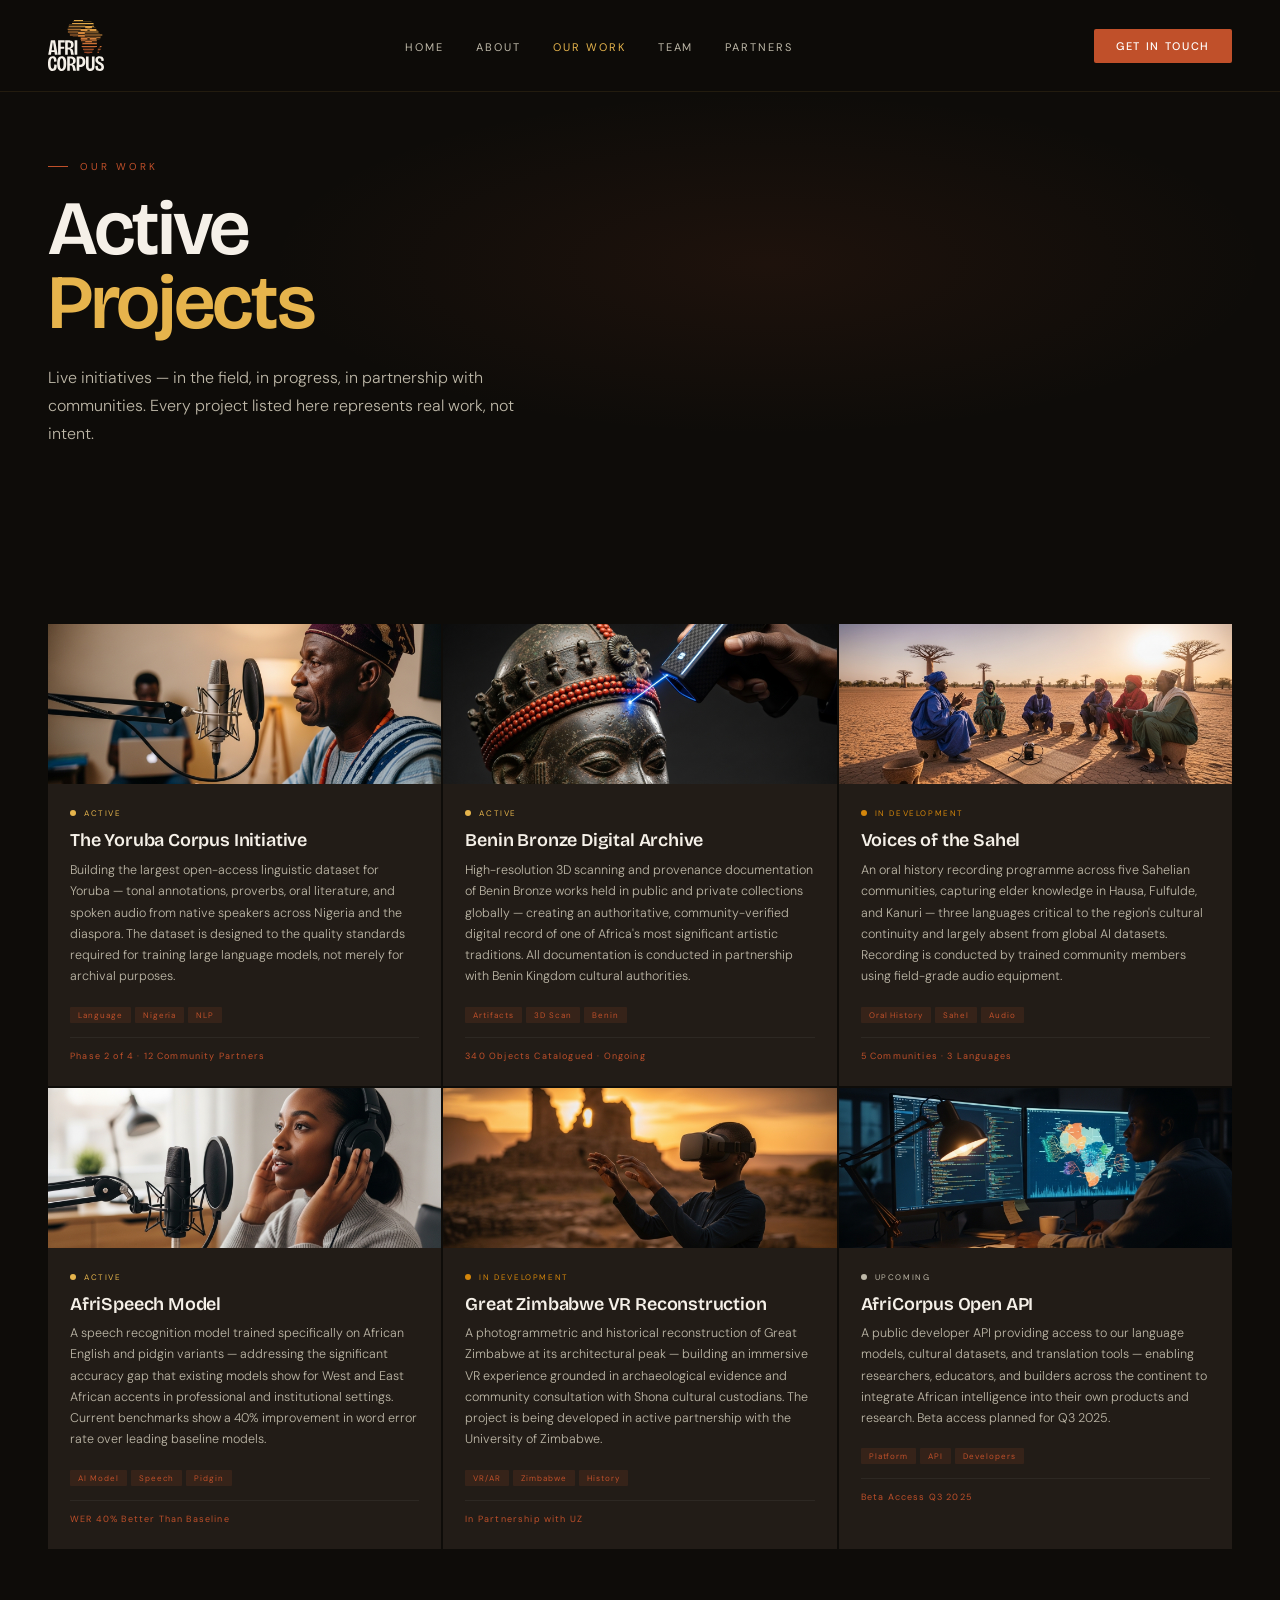
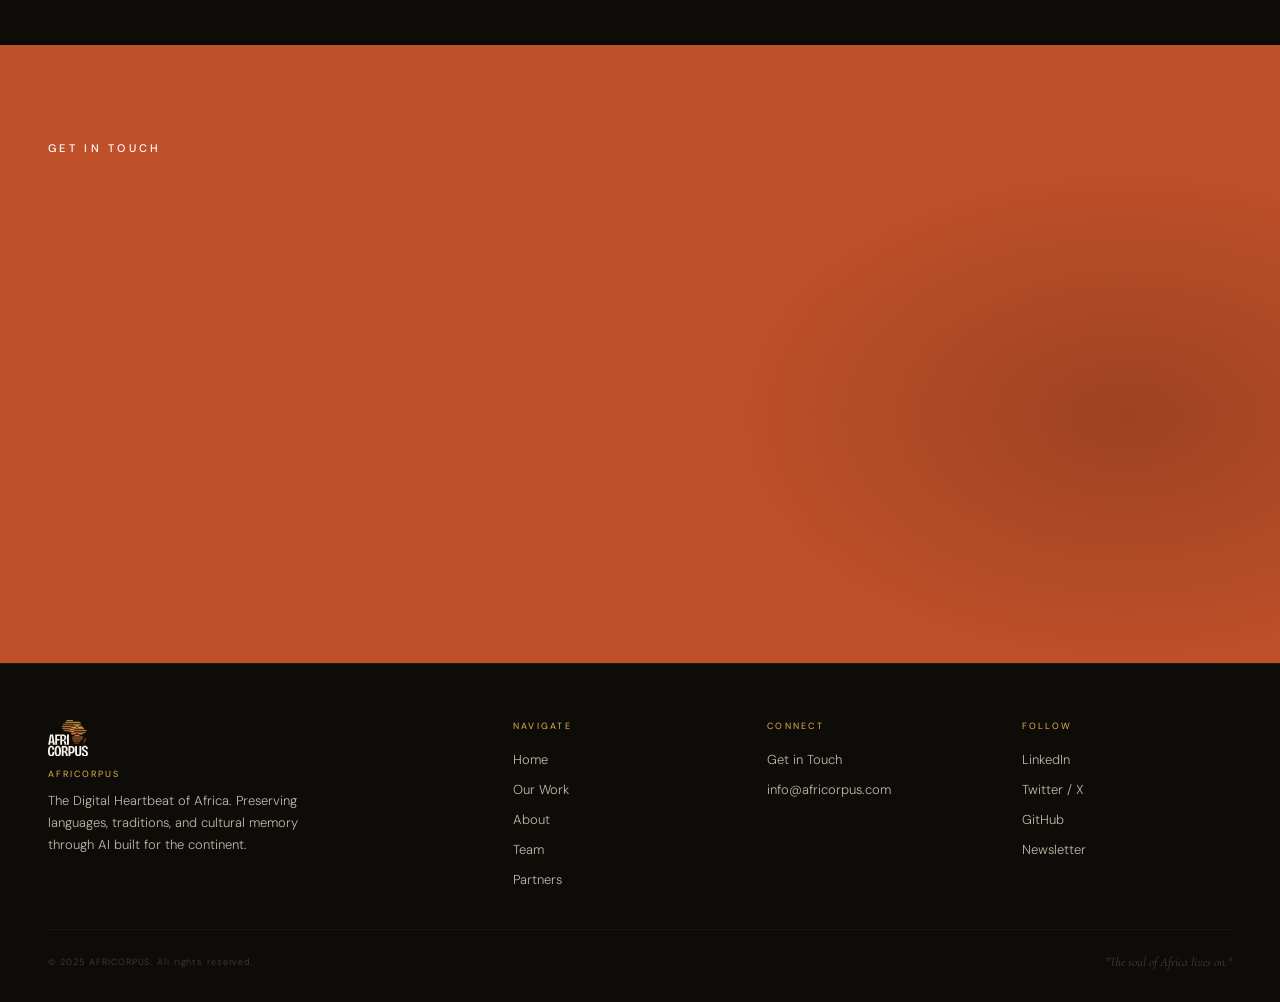
<file: work.html>
<!DOCTYPE html>
<html lang="en">
<head>
<meta charset="UTF-8">
<meta name="viewport" content="width=device-width, initial-scale=1.0">
<title>Our Work — AFRICORPUS</title>
<link href="https://fonts.googleapis.com/css2?family=Bricolage+Grotesque:opsz,wght@12..96,300;12..96,400;12..96,500;12..96,600;12..96,700&family=DM+Sans:wght@300;400;500&family=Cormorant+Garamond:ital,wght@1,300;1,400&display=swap" rel="stylesheet">
<style>
*,*::before,*::after{box-sizing:border-box;margin:0;padding:0}
:root{
  --obsidian:#0E0C09;
  --burnt:#8B3A1A;
  --terra:#C0502A;
  --ember:#D4860B;
  --gold:#E6B44C;
  --sand:#EDD9A3;
  --ash:#BEB8A8;
  --mist:#F5F0E8;
  --forest:#2C4A2E;
  --warm-dark:#1A1410;
  --warm-panel:#221C17;
  --display:'Bricolage Grotesque',sans-serif;
  --sans:'DM Sans',sans-serif;
  --serif:'Cormorant Garamond',serif;
}
html{scroll-behavior:smooth;background:var(--obsidian)}
body{font-family:var(--sans);background:var(--obsidian);color:var(--mist);overflow-x:hidden}
::-webkit-scrollbar{width:3px}
::-webkit-scrollbar-track{background:var(--obsidian)}
::-webkit-scrollbar-thumb{background:var(--terra)}

/* ══ NAV ══ */
nav{
  position:fixed;top:0;left:0;right:0;z-index:100;
  display:flex;align-items:center;justify-content:space-between;
  padding:20px 48px;
  background:rgba(14,12,9,0.92);
  backdrop-filter:blur(16px);
  border-bottom:1px solid rgba(230,180,76,0.1);
}
.nav-logo{text-decoration:none;display:flex;align-items:center}
.nav-logo svg{width:56px;height:auto;display:block}
.nav-links{display:flex;gap:32px;list-style:none}
.nav-links a{
  font-family:var(--sans);font-size:11px;font-weight:400;
  letter-spacing:0.18em;text-transform:uppercase;
  color:var(--ash);text-decoration:none;transition:color .2s;
}
.nav-links a:hover,.nav-links a.active{color:var(--gold)}
.nav-cta{
  font-family:var(--sans);font-size:11px;font-weight:500;
  letter-spacing:0.15em;text-transform:uppercase;
  padding:10px 22px;background:var(--terra);color:#fff;
  border:none;cursor:pointer;border-radius:2px;text-decoration:none;
  transition:background .2s;
}
.nav-cta:hover{background:var(--burnt)}
.nav-mobile-toggle{display:none;background:none;border:none;cursor:pointer;padding:4px}
.hamburger{display:flex;flex-direction:column;gap:5px}
.hamburger span{display:block;width:22px;height:2px;background:var(--mist)}

/* ══ BUTTONS ══ */
.btn-primary{
  font-family:var(--sans);font-size:11px;font-weight:500;
  letter-spacing:0.18em;text-transform:uppercase;
  padding:15px 30px;background:var(--terra);color:#fff;
  border:none;cursor:pointer;border-radius:2px;text-decoration:none;
  transition:background .2s,transform .15s;display:inline-block;
}
.btn-primary:hover{background:var(--burnt);transform:translateY(-1px)}
.btn-ghost{
  font-family:var(--sans);font-size:11px;font-weight:400;
  letter-spacing:0.18em;text-transform:uppercase;
  padding:14px 30px;background:transparent;color:var(--gold);
  border:1px solid rgba(230,180,76,0.35);cursor:pointer;
  border-radius:2px;text-decoration:none;
  transition:border-color .2s,color .2s;display:inline-block;
}
.btn-ghost:hover{border-color:var(--gold);color:var(--mist)}
.btn-dark{
  font-family:var(--sans);font-size:11px;font-weight:500;
  letter-spacing:0.18em;text-transform:uppercase;
  padding:15px 30px;background:var(--obsidian);color:#fff;
  border:1px solid rgba(255,255,255,0.18);
  cursor:pointer;border-radius:2px;text-decoration:none;
  transition:background .2s,border-color .2s;display:inline-block;
}
.btn-dark:hover{background:var(--warm-dark);border-color:rgba(255,255,255,0.3)}

/* ══ SECTIONS ══ */
section{padding:96px 48px}
.section-label{
  font-family:var(--sans);font-size:10px;font-weight:400;
  letter-spacing:0.3em;color:var(--gold);text-transform:uppercase;
  margin-bottom:16px;display:flex;align-items:center;gap:12px;
}
.section-label::before{content:'';width:20px;height:1px;background:var(--gold)}
h2.section-title{
  font-family:var(--display);
  font-size:clamp(34px,5vw,60px);
  font-weight:600;line-height:1.02;letter-spacing:-0.02em;
  color:var(--mist);margin-bottom:20px;
}
h2.section-title em{font-style:normal;color:var(--gold)}
.section-body{
  font-family:var(--sans);font-size:15px;font-weight:300;
  color:var(--ash);line-height:1.78;max-width:540px;
}

/* ══ PAGE HERO BAND (inner pages) ══ */
.page-hero{
  padding:160px 48px 80px;
  background:var(--obsidian);
  position:relative;overflow:hidden;
}
.page-hero::before{
  content:'';position:absolute;inset:0;
  background:radial-gradient(ellipse 60% 50% at 60% 50%,rgba(192,80,42,0.09) 0%,transparent 65%);
  pointer-events:none;
}
.page-hero-content{position:relative;z-index:1;max-width:700px}
.page-hero-label{
  font-family:var(--sans);font-size:10px;font-weight:400;
  letter-spacing:0.3em;color:var(--terra);text-transform:uppercase;
  margin-bottom:20px;display:flex;align-items:center;gap:12px;
}
.page-hero-label::before{content:'';width:20px;height:1px;background:var(--terra)}
h1.page-title{
  font-family:var(--display);
  font-size:clamp(42px,6vw,80px);
  font-weight:600;line-height:0.96;letter-spacing:-0.03em;
  color:var(--mist);margin-bottom:24px;
}
h1.page-title em{font-style:normal;color:var(--gold)}
.page-sub{
  font-family:var(--sans);font-size:16px;font-weight:300;
  color:var(--ash);max-width:500px;line-height:1.75;
}

/* ══ TICKER ══ */
.statement-band{
  background:var(--terra);padding:22px 0;
  overflow:hidden;position:relative;
}
.statement-band::before{content:'';position:absolute;top:0;bottom:0;left:0;width:80px;background:linear-gradient(to right,var(--terra),transparent);z-index:1}
.statement-band::after{content:'';position:absolute;top:0;bottom:0;right:0;width:80px;background:linear-gradient(to left,var(--terra),transparent);z-index:1}
.statement-ticker{display:flex;align-items:center;white-space:nowrap}
.ticker-item{
  font-family:var(--sans);font-size:12px;font-weight:400;
  letter-spacing:0.18em;text-transform:uppercase;
  color:rgba(255,255,255,0.88);padding:0 0 0 36px;
  display:flex;align-items:center;
}
.ticker-item::after{content:'◆';font-size:6px;color:rgba(255,255,255,0.28);margin-left:36px}

/* ══ WORK CARDS (shared) ══ */
.work-grid{display:grid;grid-template-columns:repeat(3,1fr);gap:2px}
.work-card{background:var(--warm-panel);overflow:hidden;transition:background .3s}
.work-card:hover{background:rgba(36,28,20,0.9)}
.work-card-img{width:100%;height:160px;overflow:hidden;background:var(--warm-dark);display:block}
.work-card-img img{width:100%;height:160px;object-fit:cover;display:block}
.work-card-img-fallback{
  width:100%;height:160px;
  background:linear-gradient(135deg,rgba(192,80,42,0.1) 0%,var(--warm-dark) 100%);
  display:flex;align-items:center;justify-content:center;
}
.work-card-img-fallback span{
  font-family:var(--sans);font-size:9px;font-weight:400;
  letter-spacing:0.2em;text-transform:uppercase;
  color:rgba(190,184,168,0.28);
}
.work-card-body{padding:24px 22px}
.work-card-status{
  font-family:var(--sans);font-size:8px;font-weight:400;
  letter-spacing:0.2em;text-transform:uppercase;
  margin-bottom:12px;display:flex;align-items:center;gap:8px;
}
.status-dot{width:6px;height:6px;border-radius:50%;background:var(--gold);animation:pulse 2s ease-in-out infinite}
@keyframes pulse{0%,100%{opacity:0.35}50%{opacity:1}}
.work-card h3{
  font-family:var(--display);font-size:18px;font-weight:600;
  color:var(--mist);margin-bottom:8px;line-height:1.2;letter-spacing:-0.01em;
}
.work-card p{font-family:var(--sans);font-size:12.5px;font-weight:300;color:var(--ash);line-height:1.7;margin-bottom:14px}
.work-card-meta{
  font-family:var(--sans);font-size:9px;font-weight:400;
  letter-spacing:0.13em;color:var(--terra);
  padding-top:12px;border-top:1px solid rgba(255,255,255,0.05);
}
.work-card-tag{
  display:inline-block;padding:3px 8px;
  background:rgba(192,80,42,0.12);color:var(--terra);
  font-family:var(--sans);font-size:8px;font-weight:400;
  letter-spacing:0.12em;border-radius:1px;margin-right:4px;margin-bottom:4px;
}

/* ══ GET INVOLVED ══ */
#involved{background:var(--terra);padding:96px 48px;position:relative;overflow:hidden}
#involved::before{
  content:'';position:absolute;inset:0;
  background:radial-gradient(ellipse 50% 65% at 88% 60%,rgba(14,12,9,0.2) 0%,transparent 65%);
  pointer-events:none;
}
.involved-inner{position:relative;z-index:1;max-width:780px}
.involved-eyebrow{
  font-family:var(--sans);font-size:11px;font-weight:500;
  letter-spacing:0.3em;color:#fff;text-transform:uppercase;
  margin-bottom:22px;opacity:0.75;
}
.involved-title{
  font-family:var(--display);
  font-size:clamp(38px,6vw,76px);
  font-weight:700;line-height:0.96;letter-spacing:-0.02em;
  color:#fff;margin-bottom:28px;
}
.involved-title em{font-style:normal;color:rgba(255,255,255,0.55)}
.involved-body{
  font-family:var(--sans);font-size:17px;font-weight:400;
  color:rgba(255,255,255,0.88);
  line-height:1.75;max-width:560px;margin-bottom:44px;
}
.involved-contact-row{
  display:flex;align-items:center;gap:22px;flex-wrap:wrap;
  padding-top:36px;border-top:1px solid rgba(255,255,255,0.22);
}
.involved-email{font-family:var(--sans);font-size:18px;font-weight:400;color:#fff}
.involved-email a{
  color:#fff;text-decoration:none;
  border-bottom:2px solid rgba(255,255,255,0.4);transition:border-color .2s;
}
.involved-email a:hover{border-color:#fff}

/* ══ FOOTER ══ */
footer{background:var(--obsidian);padding:56px 48px 32px;border-top:1px solid rgba(230,180,76,0.08)}
.footer-top{display:grid;grid-template-columns:2fr 1fr 1fr 1fr;gap:44px;margin-bottom:40px}
.footer-logo{width:40px;height:auto;margin-bottom:12px;display:block}
.footer-brand-name{
  font-family:var(--sans);font-size:9px;font-weight:400;
  letter-spacing:0.22em;color:var(--gold);text-transform:uppercase;margin-bottom:10px;
}
.footer-brand-block p{
  font-family:var(--sans);font-size:13px;font-weight:300;
  color:var(--ash);line-height:1.68;max-width:250px;
}
.footer-col h4{
  font-family:var(--sans);font-size:9px;font-weight:400;
  letter-spacing:0.25em;color:var(--gold);text-transform:uppercase;margin-bottom:16px;
}
.footer-col ul{list-style:none;display:flex;flex-direction:column;gap:9px}
.footer-col a{
  font-family:var(--sans);font-size:13px;font-weight:300;
  color:var(--ash);text-decoration:none;transition:color .2s;
}
.footer-col a:hover{color:var(--mist)}
.footer-bottom{
  display:flex;align-items:center;justify-content:space-between;
  padding-top:24px;border-top:1px solid rgba(255,255,255,0.04);
  flex-wrap:wrap;gap:12px;
}
.footer-copy{font-family:var(--sans);font-size:9px;font-weight:300;letter-spacing:0.1em;color:rgba(190,184,168,0.3)}
.footer-tagline{font-family:var(--serif);font-size:13px;font-style:italic;color:rgba(190,184,168,0.3)}

/* ══ ANIMATIONS ══ */
.fade-up{opacity:1;transform:translateY(0)}
.fade-up.animate{opacity:0;transform:translateY(24px);transition:opacity .7s ease,transform .7s ease}
.fade-up.animate.visible{opacity:1;transform:translateY(0)}

/* ══ RESPONSIVE ══ */
@media(max-width:960px){
  nav{padding:18px 22px}
  .nav-links,.nav-cta{display:none}
  .nav-mobile-toggle{display:block}
  section{padding:64px 22px}
  .page-hero{padding:120px 22px 60px}
  #involved{padding:64px 22px}
  footer{padding:44px 22px 28px}
  .work-grid,.footer-top{grid-template-columns:1fr 1fr}
  .involved-contact-row{flex-direction:column;align-items:flex-start}
}
@media(max-width:480px){
  .footer-top{grid-template-columns:1fr}
}

/* ══ PAGE-SPECIFIC STYLES ══ */

#work{background:var(--obsidian)}
.work-intro{max-width:640px;margin-bottom:56px}
@media(max-width:960px){
  .work-grid{grid-template-columns:1fr}
}

</style>
</head>
<body>

<!-- NAV -->
<nav id="navbar">
  <a href="index.html" class="nav-logo">
    <svg viewBox="0 0 37.37 34.04" xmlns="http://www.w3.org/2000/svg" aria-label="AFRICORPUS" style="width:56px;height:auto;display:block">
      <defs>
        <linearGradient id="lg" gradientUnits="userSpaceOnUse" x1="22.09" y1="22.23" x2="27.28" y2="0.29">
          <stop offset="0" style="stop-color:#C0502A"/>
          <stop offset="0.529412" style="stop-color:#D3823B"/>
          <stop offset="1" style="stop-color:#E6B44C"/>
        </linearGradient>
      </defs>
      <path fill="url(#lg)" fill-rule="nonzero" d="M17.31 0l6.06 0 0 0.65 -6.08 0 0 -0.65 0.02 0zm16.56 18.46l1.65 0 0 0.21 -1.67 0 0 -0.21 0.02 0zm-0.78 1.92l1.46 0 0 0.18 -1.48 0 0 -0.18 0.02 0zm-7.35 1.92l2.13 0 0 0.21 -2.15 0 0 -0.21 0.02 0zm-1.88 -1.92l6.15 0 0 0.21 -6.17 0 0 -0.21 0.02 0zm-0.91 -1.92l8.82 0 0 0.21 -8.84 0 0 -0.21 0.02 0zm-0.32 -1.92l10.06 0 0 0.21 -10.08 0 0 -0.21 0.02 0zm-0.05 -1.92l2.28 0 0 -0.5 -2.85 0 0 -0.65 0.02 0 2.87 0 0 0.21 4.37 0 0 -0.21 0.02 0 3.3 0 0 0.65 -3.28 0 0 0.5 3.53 0 0 0.21 -3.53 0 0 0.23 -4.46 0 0 -0.23 -2.3 0 0 -0.21 0.02 0zm-0.96 -1.92l0.23 0 0 -0.5 -0.04 0 0 -0.65 0.02 0 0.06 0 0 0.21 4.37 0 0 -0.21 0.02 0 1.63 0 0 0.21 4.37 0 0 -0.21 0.02 0 2.73 0 0 0.65 -2.71 0 0 0.5 2.07 0 0 0.21 -2.07 0 0 0.22 -4.46 0 0 -0.22 -1.56 0 0 0.22 -4.46 0 0 -0.22 -0.25 0 0 -0.21 0.02 0zm4.68 0l1.56 0 0 -0.5 -1.56 0 0 0.5zm-9.75 -1.92l3.55 0 0 -0.5 -5.5 0 0 -0.65 0.02 0 5.52 0 0 0.21 4.37 0 0 -0.21 0.02 0 11.71 0 0 0.65 -11.69 0 0 0.5 10.74 0 0 0.21 -10.74 0 0 0.22 -4.46 0 0 -0.22 -3.57 0 0 -0.21 0.02 0zm-2.24 -1.92l5.79 0 0 -0.5 -6.82 0 0 -0.65 0.02 0 6.84 0 0 0.21 4.37 0 0 -0.21 0.02 0 9.17 0 0 0.65 -9.15 0 0 0.5 9.94 0 0 0.21 -9.94 0 0 0.22 -4.46 0 0 -0.22 -5.81 0 0 -0.21 0.02 0zm-0.85 -1.92l8.38 0 0 -0.5 -8.72 0 0 -0.65 0.02 0 8.74 0 0 0.21 4.37 0 0 -0.21 0.02 0 1.63 0 0 0.21 4.41 0 0 0.95 1.05 0 0 0.21 -1.05 0 0 0.22 -4.46 0 0 -0.22 -1.56 0 0 0.22 -4.46 0 0 -0.22 -8.41 0 0 -0.21 0.02 0zm12.84 0l1.56 0 0 -0.5 -1.56 0 0 0.5zm-12.79 -1.92l11.34 0 0 -0.51 -11.02 0 0 -0.65 0.02 0 11.04 0 0 0.21 4.37 0 0 -0.21 0.02 0 1.48 0 0 0.65 -1.46 0 0 0.51 2.41 0 0 0.21 -2.41 0 0 0.22 -4.46 0 0 -0.22 -11.36 0 0 -0.21 0.02 0zm0.48 -1.92l16.66 0 0 0.21 -16.68 0 0 -0.21 0.02 0zm2.56 -1.92l12.5 0 0 0.21 -12.53 0 0 -0.21 0.02 0zm19.17 16.81l-1.14 0 0 -0.65 1.16 0 0 0.65 -0.02 0zm-0.61 1.92l-1.85 0 0 -0.65 1.87 0 0 0.65 -0.02 0zm-1.06 1.92l-1.09 0 0 -0.65 1.11 0 0 0.65 -0.02 0zm-9.83 -0.65l5.32 0 0 0.65 -5.34 0 0 -0.65 0.02 0zm-0.88 -1.92l7.22 0 0 0.65 -7.24 0 0 -0.65 0.02 0zm-0.86 -1.92l10.21 0 0 0.65 -10.23 0 0 -0.65 0.02 0zm0.51 -1.92l9.61 0 0 0.65 -9.63 0 0 -0.65 0.02 0zm-6.9 -13.47l14.28 0 0 0.65 -14.3 0 0 -0.65 0.02 0z"/>
      <path fill="#F5F0E8" fill-rule="nonzero" d="M0.14 23.13l1.78 -9.54 2.79 0 1.76 9.54 -1.89 0 -1.19 -8.12 -0.2 0 -1.21 8.12 -1.84 0zm1.46 -1.81l0 -1.2 3.51 0 0 1.2 -3.51 0zM6.73 23.13l0 -9.54 1.75 0 0 9.54 -1.75 0zm0.74 -3.9l0 -1.39 3.35 0 0 1.39 -3.35 0zm0 -4.21l0 -1.43 3.67 0 0 1.43 -3.67 0zM11.44 23.13l0 -9.54 2.56 0c0.23,0 0.49,0.02 0.77,0.07 0.28,0.04 0.56,0.13 0.83,0.25 0.27,0.12 0.53,0.29 0.75,0.5 0.23,0.21 0.41,0.48 0.54,0.81 0.13,0.33 0.2,0.73 0.2,1.21 0,0.3 -0.03,0.58 -0.1,0.85 -0.07,0.26 -0.18,0.51 -0.33,0.72 -0.15,0.22 -0.35,0.4 -0.61,0.56 -0.26,0.15 -0.58,0.27 -0.97,0.35l0 0.14c0.4,0.05 0.72,0.16 0.94,0.34 0.22,0.18 0.39,0.41 0.51,0.71 0.12,0.29 0.22,0.64 0.31,1.05l0.43 1.99 -1.84 0 -0.33 -1.82c-0.05,-0.31 -0.11,-0.59 -0.2,-0.83 -0.08,-0.25 -0.2,-0.44 -0.37,-0.59 -0.16,-0.14 -0.4,-0.22 -0.72,-0.22l-0.64 0 0 3.45 -1.75 0zm1.75 -4.7l0.55 0c0.55,0 0.95,-0.14 1.21,-0.43 0.26,-0.28 0.38,-0.74 0.38,-1.37 0,-0.55 -0.12,-0.96 -0.35,-1.22 -0.23,-0.26 -0.61,-0.4 -1.13,-0.4l-0.66 0 0 3.41zM17.77 23.13l0 -9.54 1.78 0 0 9.54 -1.78 0zM3.06 34.04c-0.58,0 -1.06,-0.11 -1.46,-0.34 -0.4,-0.23 -0.71,-0.55 -0.95,-0.98 -0.24,-0.42 -0.4,-0.93 -0.51,-1.52 -0.1,-0.59 -0.15,-1.26 -0.15,-2 0,-0.77 0.05,-1.47 0.16,-2.09 0.11,-0.62 0.28,-1.15 0.53,-1.6 0.25,-0.44 0.57,-0.78 0.97,-1.01 0.4,-0.23 0.88,-0.35 1.44,-0.35 0.51,0 0.94,0.09 1.29,0.27 0.35,0.18 0.63,0.43 0.83,0.75 0.2,0.32 0.34,0.7 0.41,1.12 0.07,0.42 0.09,0.88 0.05,1.36l-1.65 0.17c0.04,-0.52 0.02,-0.95 -0.06,-1.29 -0.08,-0.34 -0.2,-0.59 -0.37,-0.75 -0.17,-0.16 -0.36,-0.25 -0.57,-0.25 -0.21,0 -0.4,0.07 -0.56,0.22 -0.16,0.15 -0.29,0.37 -0.4,0.66 -0.11,0.29 -0.19,0.66 -0.24,1.11 -0.05,0.44 -0.08,0.96 -0.08,1.55 0,0.88 0.06,1.57 0.17,2.09 0.11,0.52 0.26,0.88 0.46,1.11 0.19,0.22 0.41,0.33 0.65,0.33 0.29,0 0.52,-0.13 0.7,-0.38 0.18,-0.26 0.3,-0.6 0.36,-1.03 0.06,-0.43 0.07,-0.92 0.02,-1.45l1.68 0.2c0.05,0.57 0.04,1.1 -0.01,1.59 -0.06,0.49 -0.19,0.92 -0.4,1.3 -0.21,0.38 -0.5,0.67 -0.87,0.88 -0.38,0.21 -0.86,0.32 -1.45,0.32zM9.09 34.04c-0.55,0 -1.01,-0.11 -1.39,-0.34 -0.38,-0.23 -0.69,-0.55 -0.92,-0.98 -0.23,-0.42 -0.4,-0.94 -0.51,-1.55 -0.11,-0.61 -0.16,-1.3 -0.16,-2.07 0,-1.12 0.1,-2.04 0.31,-2.77 0.21,-0.73 0.53,-1.28 0.98,-1.64 0.44,-0.36 1.01,-0.54 1.69,-0.54 0.54,0 1,0.1 1.39,0.31 0.39,0.21 0.7,0.52 0.95,0.93 0.25,0.41 0.43,0.93 0.55,1.55 0.12,0.62 0.18,1.33 0.18,2.14 0,0.79 -0.06,1.49 -0.18,2.11 -0.12,0.62 -0.3,1.14 -0.54,1.56 -0.24,0.42 -0.56,0.75 -0.95,0.97 -0.39,0.22 -0.86,0.33 -1.39,0.33zm0.01 -1.4c0.25,0 0.47,-0.12 0.66,-0.37 0.19,-0.25 0.33,-0.63 0.44,-1.14 0.11,-0.52 0.16,-1.18 0.16,-2 0,-0.8 -0.05,-1.46 -0.16,-1.99 -0.11,-0.53 -0.25,-0.93 -0.44,-1.2 -0.19,-0.27 -0.42,-0.4 -0.69,-0.4 -0.23,0 -0.44,0.12 -0.61,0.36 -0.18,0.24 -0.32,0.62 -0.42,1.13 -0.1,0.52 -0.15,1.19 -0.15,2.02 0,0.65 0.03,1.19 0.09,1.65 0.06,0.45 0.14,0.82 0.25,1.11 0.11,0.29 0.23,0.5 0.38,0.64 0.15,0.13 0.32,0.2 0.5,0.2zM12.82 33.85l0 -9.54 2.56 0c0.23,0 0.49,0.02 0.77,0.07 0.28,0.04 0.56,0.13 0.83,0.25 0.27,0.12 0.53,0.29 0.75,0.5 0.23,0.21 0.41,0.48 0.54,0.81 0.13,0.33 0.2,0.73 0.2,1.21 0,0.3 -0.03,0.58 -0.1,0.85 -0.07,0.26 -0.18,0.51 -0.33,0.72 -0.15,0.22 -0.35,0.4 -0.61,0.56 -0.26,0.15 -0.58,0.27 -0.97,0.35l0 0.14c0.4,0.05 0.72,0.16 0.94,0.34 0.22,0.18 0.39,0.41 0.51,0.71 0.12,0.29 0.22,0.64 0.31,1.05l0.43 1.99 -1.84 0 -0.33 -1.82c-0.05,-0.31 -0.11,-0.59 -0.2,-0.83 -0.08,-0.25 -0.2,-0.44 -0.37,-0.59 -0.16,-0.14 -0.4,-0.22 -0.72,-0.22l-0.64 0 0 3.45 -1.75 0zm1.75 -4.7l0.55 0c0.55,0 0.95,-0.14 1.21,-0.43 0.26,-0.28 0.38,-0.74 0.38,-1.37 0,-0.55 -0.12,-0.96 -0.35,-1.22 -0.23,-0.26 -0.61,-0.4 -1.13,-0.4l-0.66 0 0 3.41zM20.34 31.34l0 -1.45 1.08 0c0.57,0 0.99,-0.17 1.28,-0.52 0.28,-0.35 0.43,-0.88 0.43,-1.59 0,-0.69 -0.13,-1.21 -0.39,-1.54 -0.26,-0.33 -0.66,-0.5 -1.21,-0.5l-1.19 0 0 -1.43 1.39 0c0.38,0 0.75,0.06 1.13,0.17 0.38,0.12 0.73,0.31 1.05,0.58 0.32,0.27 0.57,0.63 0.77,1.07 0.19,0.44 0.29,1 0.29,1.66 0,0.82 -0.16,1.49 -0.47,2.01 -0.31,0.52 -0.75,0.91 -1.32,1.16 -0.56,0.25 -1.22,0.38 -1.96,0.38l-0.88 0zm-1.19 2.51l0 -9.54 1.75 0 0 9.54 -1.75 0zM28.26 34.04c-0.48,0 -0.89,-0.07 -1.23,-0.21 -0.34,-0.14 -0.62,-0.32 -0.84,-0.55 -0.22,-0.23 -0.39,-0.48 -0.51,-0.76 -0.12,-0.28 -0.21,-0.56 -0.26,-0.85 -0.05,-0.28 -0.08,-0.55 -0.08,-0.79l0 -6.58 1.76 0 0 6.6c0,0.38 0.04,0.68 0.13,0.91 0.09,0.23 0.21,0.4 0.38,0.49 0.17,0.1 0.38,0.14 0.63,0.14 0.23,0 0.43,-0.05 0.59,-0.14 0.16,-0.1 0.29,-0.26 0.37,-0.48 0.08,-0.23 0.12,-0.53 0.12,-0.92l0 -6.6 1.76 0 0 6.58c0,1.06 -0.25,1.85 -0.74,2.37 -0.5,0.52 -1.19,0.78 -2.09,0.78zM34.53 34.04c-0.64,0 -1.16,-0.1 -1.56,-0.29 -0.4,-0.19 -0.71,-0.45 -0.92,-0.77 -0.21,-0.32 -0.34,-0.68 -0.39,-1.07 -0.05,-0.39 -0.03,-0.78 0.04,-1.16l1.6 -0.17c-0.05,0.39 -0.04,0.74 0.02,1.06 0.06,0.32 0.19,0.57 0.39,0.77 0.2,0.19 0.47,0.29 0.83,0.29 0.18,0 0.36,-0.03 0.52,-0.1 0.16,-0.07 0.3,-0.19 0.4,-0.35 0.11,-0.17 0.16,-0.4 0.16,-0.7 0,-0.35 -0.07,-0.63 -0.22,-0.86 -0.14,-0.23 -0.35,-0.44 -0.61,-0.63 -0.26,-0.19 -0.58,-0.39 -0.93,-0.59 -0.29,-0.15 -0.57,-0.32 -0.83,-0.5 -0.27,-0.18 -0.5,-0.38 -0.72,-0.59 -0.21,-0.22 -0.38,-0.47 -0.5,-0.76 -0.12,-0.29 -0.18,-0.62 -0.18,-1 0,-0.48 0.1,-0.91 0.3,-1.27 0.2,-0.37 0.51,-0.65 0.93,-0.86 0.42,-0.21 0.94,-0.31 1.55,-0.31 0.7,0 1.27,0.13 1.7,0.39 0.43,0.26 0.73,0.62 0.91,1.08 0.18,0.46 0.24,0.97 0.2,1.54l-1.62 0.19c0.04,-0.26 0.04,-0.5 0,-0.72 -0.04,-0.22 -0.11,-0.41 -0.22,-0.58 -0.11,-0.16 -0.24,-0.29 -0.41,-0.38 -0.17,-0.09 -0.36,-0.14 -0.57,-0.14 -0.22,0 -0.41,0.04 -0.57,0.13 -0.16,0.09 -0.28,0.21 -0.36,0.36 -0.08,0.15 -0.12,0.33 -0.12,0.53 0,0.29 0.08,0.53 0.23,0.74 0.15,0.2 0.35,0.38 0.59,0.52 0.24,0.14 0.47,0.28 0.72,0.42 0.3,0.15 0.59,0.33 0.88,0.52 0.29,0.19 0.55,0.41 0.79,0.66 0.24,0.25 0.43,0.54 0.58,0.88 0.14,0.34 0.22,0.73 0.22,1.17 0,0.46 -0.09,0.89 -0.27,1.28 -0.18,0.39 -0.47,0.7 -0.89,0.94 -0.41,0.24 -0.97,0.35 -1.68,0.35z"/>
    </svg>
  </a>
  <ul class="nav-links">
    <li><a href="index.html">Home</a></li>
    <li><a href="about.html">About</a></li>
    <li><a href="work.html" class="active">Our Work</a></li>
    <li><a href="team.html">Team</a></li>
    <li><a href="partners.html">Partners</a></li>
  </ul>
  <a href="index.html#involved" class="nav-cta">Get in Touch</a>
  <button class="nav-mobile-toggle" aria-label="Menu">
    <div class="hamburger"><span></span><span></span><span></span></div>
  </button>
</nav>

<!-- PAGE HERO -->
<div class="page-hero">
  <div class="page-hero-content">
    <div class="page-hero-label">Our Work</div>
    <h1 class="page-title">Active<br><em>Projects</em></h1>
    <p class="page-sub">Live initiatives — in the field, in progress, in partnership with communities. Every project listed here represents real work, not intent.</p>
  </div>
</div>

<!-- ALL PROJECTS -->
<section id="work">
  <div class="work-grid">

    <div class="work-card fade-up">
      <div class="work-card-img">
        <img src="images/project-yoruba.jpg" alt="The Yoruba Corpus Initiative"
             onerror="this.parentElement.innerHTML='<div class=\'work-card-img-fallback\'><span>Project Photo</span></div>'">
      </div>
      <div class="work-card-body">
        <div class="work-card-status"><span class="status-dot"></span><span style="color:var(--gold)">Active</span></div>
        <h3>The Yoruba Corpus Initiative</h3>
        <p>Building the largest open-access linguistic dataset for Yoruba — tonal annotations, proverbs, oral literature, and spoken audio from native speakers across Nigeria and the diaspora. The dataset is designed to the quality standards required for training large language models, not merely for archival purposes.</p>
        <div style="margin-bottom:10px"><span class="work-card-tag">Language</span><span class="work-card-tag">Nigeria</span><span class="work-card-tag">NLP</span></div>
        <div class="work-card-meta">Phase 2 of 4 · 12 Community Partners</div>
      </div>
    </div>

    <div class="work-card fade-up">
      <div class="work-card-img">
        <img src="images/project-benin.jpg" alt="Benin Bronze Digital Archive"
             onerror="this.parentElement.innerHTML='<div class=\'work-card-img-fallback\'><span>Project Photo</span></div>'">
      </div>
      <div class="work-card-body">
        <div class="work-card-status"><span class="status-dot"></span><span style="color:var(--gold)">Active</span></div>
        <h3>Benin Bronze Digital Archive</h3>
        <p>High-resolution 3D scanning and provenance documentation of Benin Bronze works held in public and private collections globally — creating an authoritative, community-verified digital record of one of Africa's most significant artistic traditions. All documentation is conducted in partnership with Benin Kingdom cultural authorities.</p>
        <div style="margin-bottom:10px"><span class="work-card-tag">Artifacts</span><span class="work-card-tag">3D Scan</span><span class="work-card-tag">Benin</span></div>
        <div class="work-card-meta">340 Objects Catalogued · Ongoing</div>
      </div>
    </div>

    <div class="work-card fade-up">
      <div class="work-card-img">
        <img src="images/project-sahel.jpg" alt="Voices of the Sahel"
             onerror="this.parentElement.innerHTML='<div class=\'work-card-img-fallback\'><span>Project Photo</span></div>'">
      </div>
      <div class="work-card-body">
        <div class="work-card-status"><span class="status-dot" style="background:var(--ember)"></span><span style="color:var(--ember)">In Development</span></div>
        <h3>Voices of the Sahel</h3>
        <p>An oral history recording programme across five Sahelian communities, capturing elder knowledge in Hausa, Fulfulde, and Kanuri — three languages critical to the region's cultural continuity and largely absent from global AI datasets. Recording is conducted by trained community members using field-grade audio equipment.</p>
        <div style="margin-bottom:10px"><span class="work-card-tag">Oral History</span><span class="work-card-tag">Sahel</span><span class="work-card-tag">Audio</span></div>
        <div class="work-card-meta">5 Communities · 3 Languages</div>
      </div>
    </div>

    <div class="work-card fade-up">
      <div class="work-card-img">
        <img src="images/project-afrispeech.jpg" alt="AfriSpeech Model"
             onerror="this.parentElement.innerHTML='<div class=\'work-card-img-fallback\'><span>Project Photo</span></div>'">
      </div>
      <div class="work-card-body">
        <div class="work-card-status"><span class="status-dot"></span><span style="color:var(--gold)">Active</span></div>
        <h3>AfriSpeech Model</h3>
        <p>A speech recognition model trained specifically on African English and pidgin variants — addressing the significant accuracy gap that existing models show for West and East African accents in professional and institutional settings. Current benchmarks show a 40% improvement in word error rate over leading baseline models.</p>
        <div style="margin-bottom:10px"><span class="work-card-tag">AI Model</span><span class="work-card-tag">Speech</span><span class="work-card-tag">Pidgin</span></div>
        <div class="work-card-meta">WER 40% Better Than Baseline</div>
      </div>
    </div>

    <div class="work-card fade-up">
      <div class="work-card-img">
        <img src="images/project-zimbabwe.jpg" alt="Great Zimbabwe VR Reconstruction"
             onerror="this.parentElement.innerHTML='<div class=\'work-card-img-fallback\'><span>Project Photo</span></div>'">
      </div>
      <div class="work-card-body">
        <div class="work-card-status"><span class="status-dot" style="background:var(--ember)"></span><span style="color:var(--ember)">In Development</span></div>
        <h3>Great Zimbabwe VR Reconstruction</h3>
        <p>A photogrammetric and historical reconstruction of Great Zimbabwe at its architectural peak — building an immersive VR experience grounded in archaeological evidence and community consultation with Shona cultural custodians. The project is being developed in active partnership with the University of Zimbabwe.</p>
        <div style="margin-bottom:10px"><span class="work-card-tag">VR/AR</span><span class="work-card-tag">Zimbabwe</span><span class="work-card-tag">History</span></div>
        <div class="work-card-meta">In Partnership with UZ</div>
      </div>
    </div>

    <div class="work-card fade-up">
      <div class="work-card-img">
        <img src="images/project-api.jpg" alt="AfriCorpus Open API"
             onerror="this.parentElement.innerHTML='<div class=\'work-card-img-fallback\'><span>Project Photo</span></div>'">
      </div>
      <div class="work-card-body">
        <div class="work-card-status"><span class="status-dot" style="background:var(--ash)"></span><span style="color:var(--ash)">Upcoming</span></div>
        <h3>AfriCorpus Open API</h3>
        <p>A public developer API providing access to our language models, cultural datasets, and translation tools — enabling researchers, educators, and builders across the continent to integrate African intelligence into their own products and research. Beta access planned for Q3 2025.</p>
        <div style="margin-bottom:10px"><span class="work-card-tag">Platform</span><span class="work-card-tag">API</span><span class="work-card-tag">Developers</span></div>
        <div class="work-card-meta">Beta Access Q3 2025</div>
      </div>
    </div>

  </div>
</section>

<!-- GET INVOLVED -->
<section id="involved">
  <div class="involved-inner">
    <div class="involved-eyebrow fade-up">Get in Touch</div>
    <h2 class="involved-title fade-up">If what you've read<br>here <em>moves you</em></h2>
    <p class="involved-body fade-up">The work speaks for itself. If you are a researcher, an institution, a community custodian, or someone who simply believes Africa's story deserves to be told in full — we would like to hear from you.</p>
    <div class="involved-contact-row fade-up">
      <div class="involved-email">Write to us at <a href="mailto:info@africorpus.com">info@africorpus.com</a></div>
      <a href="mailto:info@africorpus.com" class="btn-dark">Start a Conversation</a>
    </div>
  </div>
</section>

<!-- FOOTER -->
<footer>
  <div class="footer-top">
    <div class="footer-brand-block">
      <svg class="footer-logo" viewBox="0 0 37.37 34.04" xmlns="http://www.w3.org/2000/svg">
        <defs><linearGradient id="lg3" gradientUnits="userSpaceOnUse" x1="22.09" y1="22.23" x2="27.28" y2="0.29"><stop offset="0" style="stop-color:#C0502A"/><stop offset="0.529412" style="stop-color:#D3823B"/><stop offset="1" style="stop-color:#E6B44C"/></linearGradient></defs>
        <path fill="url(#lg3)" fill-rule="nonzero" d="M17.31 0l6.06 0 0 0.65 -6.08 0 0 -0.65 0.02 0zm16.56 18.46l1.65 0 0 0.21 -1.67 0 0 -0.21 0.02 0zm-0.78 1.92l1.46 0 0 0.18 -1.48 0 0 -0.18 0.02 0zm-7.35 1.92l2.13 0 0 0.21 -2.15 0 0 -0.21 0.02 0zm-1.88 -1.92l6.15 0 0 0.21 -6.17 0 0 -0.21 0.02 0zm-0.91 -1.92l8.82 0 0 0.21 -8.84 0 0 -0.21 0.02 0zm-0.32 -1.92l10.06 0 0 0.21 -10.08 0 0 -0.21 0.02 0zm-0.05 -1.92l2.28 0 0 -0.5 -2.85 0 0 -0.65 0.02 0 2.87 0 0 0.21 4.37 0 0 -0.21 0.02 0 3.3 0 0 0.65 -3.28 0 0 0.5 3.53 0 0 0.21 -3.53 0 0 0.23 -4.46 0 0 -0.23 -2.3 0 0 -0.21 0.02 0zm-0.96 -1.92l0.23 0 0 -0.5 -0.04 0 0 -0.65 0.02 0 0.06 0 0 0.21 4.37 0 0 -0.21 0.02 0 1.63 0 0 0.21 4.37 0 0 -0.21 0.02 0 2.73 0 0 0.65 -2.71 0 0 0.5 2.07 0 0 0.21 -2.07 0 0 0.22 -4.46 0 0 -0.22 -1.56 0 0 0.22 -4.46 0 0 -0.22 -0.25 0 0 -0.21 0.02 0zm4.68 0l1.56 0 0 -0.5 -1.56 0 0 0.5zm-9.75 -1.92l3.55 0 0 -0.5 -5.5 0 0 -0.65 0.02 0 5.52 0 0 0.21 4.37 0 0 -0.21 0.02 0 11.71 0 0 0.65 -11.69 0 0 0.5 10.74 0 0 0.21 -10.74 0 0 0.22 -4.46 0 0 -0.22 -3.57 0 0 -0.21 0.02 0zm-2.24 -1.92l5.79 0 0 -0.5 -6.82 0 0 -0.65 0.02 0 6.84 0 0 0.21 4.37 0 0 -0.21 0.02 0 9.17 0 0 0.65 -9.15 0 0 0.5 9.94 0 0 0.21 -9.94 0 0 0.22 -4.46 0 0 -0.22 -5.81 0 0 -0.21 0.02 0zm-0.85 -1.92l8.38 0 0 -0.5 -8.72 0 0 -0.65 0.02 0 8.74 0 0 0.21 4.37 0 0 -0.21 0.02 0 1.63 0 0 0.21 4.41 0 0 0.95 1.05 0 0 0.21 -1.05 0 0 0.22 -4.46 0 0 -0.22 -1.56 0 0 0.22 -4.46 0 0 -0.22 -8.41 0 0 -0.21 0.02 0zm12.84 0l1.56 0 0 -0.5 -1.56 0 0 0.5zm-12.79 -1.92l11.34 0 0 -0.51 -11.02 0 0 -0.65 0.02 0 11.04 0 0 0.21 4.37 0 0 -0.21 0.02 0 1.48 0 0 0.65 -1.46 0 0 0.51 2.41 0 0 0.21 -2.41 0 0 0.22 -4.46 0 0 -0.22 -11.36 0 0 -0.21 0.02 0zm0.48 -1.92l16.66 0 0 0.21 -16.68 0 0 -0.21 0.02 0zm2.56 -1.92l12.5 0 0 0.21 -12.53 0 0 -0.21 0.02 0zm19.17 16.81l-1.14 0 0 -0.65 1.16 0 0 0.65 -0.02 0zm-0.61 1.92l-1.85 0 0 -0.65 1.87 0 0 0.65 -0.02 0zm-1.06 1.92l-1.09 0 0 -0.65 1.11 0 0 0.65 -0.02 0zm-9.83 -0.65l5.32 0 0 0.65 -5.34 0 0 -0.65 0.02 0zm-0.88 -1.92l7.22 0 0 0.65 -7.24 0 0 -0.65 0.02 0zm-0.86 -1.92l10.21 0 0 0.65 -10.23 0 0 -0.65 0.02 0zm0.51 -1.92l9.61 0 0 0.65 -9.63 0 0 -0.65 0.02 0zm-6.9 -13.47l14.28 0 0 0.65 -14.3 0 0 -0.65 0.02 0z"/>
        <path fill="#F5F0E8" fill-rule="nonzero" d="M0.14 23.13l1.78 -9.54 2.79 0 1.76 9.54 -1.89 0 -1.19 -8.12 -0.2 0 -1.21 8.12 -1.84 0zm1.46 -1.81l0 -1.2 3.51 0 0 1.2 -3.51 0zM6.73 23.13l0 -9.54 1.75 0 0 9.54 -1.75 0zm0.74 -3.9l0 -1.39 3.35 0 0 1.39 -3.35 0zm0 -4.21l0 -1.43 3.67 0 0 1.43 -3.67 0zM11.44 23.13l0 -9.54 2.56 0c0.23,0 0.49,0.02 0.77,0.07 0.28,0.04 0.56,0.13 0.83,0.25 0.27,0.12 0.53,0.29 0.75,0.5 0.23,0.21 0.41,0.48 0.54,0.81 0.13,0.33 0.2,0.73 0.2,1.21 0,0.3 -0.03,0.58 -0.1,0.85 -0.07,0.26 -0.18,0.51 -0.33,0.72 -0.15,0.22 -0.35,0.4 -0.61,0.56 -0.26,0.15 -0.58,0.27 -0.97,0.35l0 0.14c0.4,0.05 0.72,0.16 0.94,0.34 0.22,0.18 0.39,0.41 0.51,0.71 0.12,0.29 0.22,0.64 0.31,1.05l0.43 1.99 -1.84 0 -0.33 -1.82c-0.05,-0.31 -0.11,-0.59 -0.2,-0.83 -0.08,-0.25 -0.2,-0.44 -0.37,-0.59 -0.16,-0.14 -0.4,-0.22 -0.72,-0.22l-0.64 0 0 3.45 -1.75 0zm1.75 -4.7l0.55 0c0.55,0 0.95,-0.14 1.21,-0.43 0.26,-0.28 0.38,-0.74 0.38,-1.37 0,-0.55 -0.12,-0.96 -0.35,-1.22 -0.23,-0.26 -0.61,-0.4 -1.13,-0.4l-0.66 0 0 3.41zM17.77 23.13l0 -9.54 1.78 0 0 9.54 -1.78 0zM3.06 34.04c-0.58,0 -1.06,-0.11 -1.46,-0.34 -0.4,-0.23 -0.71,-0.55 -0.95,-0.98 -0.24,-0.42 -0.4,-0.93 -0.51,-1.52 -0.1,-0.59 -0.15,-1.26 -0.15,-2 0,-0.77 0.05,-1.47 0.16,-2.09 0.11,-0.62 0.28,-1.15 0.53,-1.6 0.25,-0.44 0.57,-0.78 0.97,-1.01 0.4,-0.23 0.88,-0.35 1.44,-0.35 0.51,0 0.94,0.09 1.29,0.27 0.35,0.18 0.63,0.43 0.83,0.75 0.2,0.32 0.34,0.7 0.41,1.12 0.07,0.42 0.09,0.88 0.05,1.36l-1.65 0.17c0.04,-0.52 0.02,-0.95 -0.06,-1.29 -0.08,-0.34 -0.2,-0.59 -0.37,-0.75 -0.17,-0.16 -0.36,-0.25 -0.57,-0.25 -0.21,0 -0.4,0.07 -0.56,0.22 -0.16,0.15 -0.29,0.37 -0.4,0.66 -0.11,0.29 -0.19,0.66 -0.24,1.11 -0.05,0.44 -0.08,0.96 -0.08,1.55 0,0.88 0.06,1.57 0.17,2.09 0.11,0.52 0.26,0.88 0.46,1.11 0.19,0.22 0.41,0.33 0.65,0.33 0.29,0 0.52,-0.13 0.7,-0.38 0.18,-0.26 0.3,-0.6 0.36,-1.03 0.06,-0.43 0.07,-0.92 0.02,-1.45l1.68 0.2c0.05,0.57 0.04,1.1 -0.01,1.59 -0.06,0.49 -0.19,0.92 -0.4,1.3 -0.21,0.38 -0.5,0.67 -0.87,0.88 -0.38,0.21 -0.86,0.32 -1.45,0.32zM9.09 34.04c-0.55,0 -1.01,-0.11 -1.39,-0.34 -0.38,-0.23 -0.69,-0.55 -0.92,-0.98 -0.23,-0.42 -0.4,-0.94 -0.51,-1.55 -0.11,-0.61 -0.16,-1.3 -0.16,-2.07 0,-1.12 0.1,-2.04 0.31,-2.77 0.21,-0.73 0.53,-1.28 0.98,-1.64 0.44,-0.36 1.01,-0.54 1.69,-0.54 0.54,0 1,0.1 1.39,0.31 0.39,0.21 0.7,0.52 0.95,0.93 0.25,0.41 0.43,0.93 0.55,1.55 0.12,0.62 0.18,1.33 0.18,2.14 0,0.79 -0.06,1.49 -0.18,2.11 -0.12,0.62 -0.3,1.14 -0.54,1.56 -0.24,0.42 -0.56,0.75 -0.95,0.97 -0.39,0.22 -0.86,0.33 -1.39,0.33zm0.01 -1.4c0.25,0 0.47,-0.12 0.66,-0.37 0.19,-0.25 0.33,-0.63 0.44,-1.14 0.11,-0.52 0.16,-1.18 0.16,-2 0,-0.8 -0.05,-1.46 -0.16,-1.99 -0.11,-0.53 -0.25,-0.93 -0.44,-1.2 -0.19,-0.27 -0.42,-0.4 -0.69,-0.4 -0.23,0 -0.44,0.12 -0.61,0.36 -0.18,0.24 -0.32,0.62 -0.42,1.13 -0.1,0.52 -0.15,1.19 -0.15,2.02 0,0.65 0.03,1.19 0.09,1.65 0.06,0.45 0.14,0.82 0.25,1.11 0.11,0.29 0.23,0.5 0.38,0.64 0.15,0.13 0.32,0.2 0.5,0.2zM12.82 33.85l0 -9.54 2.56 0c0.23,0 0.49,0.02 0.77,0.07 0.28,0.04 0.56,0.13 0.83,0.25 0.27,0.12 0.53,0.29 0.75,0.5 0.23,0.21 0.41,0.48 0.54,0.81 0.13,0.33 0.2,0.73 0.2,1.21 0,0.3 -0.03,0.58 -0.1,0.85 -0.07,0.26 -0.18,0.51 -0.33,0.72 -0.15,0.22 -0.35,0.4 -0.61,0.56 -0.26,0.15 -0.58,0.27 -0.97,0.35l0 0.14c0.4,0.05 0.72,0.16 0.94,0.34 0.22,0.18 0.39,0.41 0.51,0.71 0.12,0.29 0.22,0.64 0.31,1.05l0.43 1.99 -1.84 0 -0.33 -1.82c-0.05,-0.31 -0.11,-0.59 -0.2,-0.83 -0.08,-0.25 -0.2,-0.44 -0.37,-0.59 -0.16,-0.14 -0.4,-0.22 -0.72,-0.22l-0.64 0 0 3.45 -1.75 0zm1.75 -4.7l0.55 0c0.55,0 0.95,-0.14 1.21,-0.43 0.26,-0.28 0.38,-0.74 0.38,-1.37 0,-0.55 -0.12,-0.96 -0.35,-1.22 -0.23,-0.26 -0.61,-0.4 -1.13,-0.4l-0.66 0 0 3.41zM20.34 31.34l0 -1.45 1.08 0c0.57,0 0.99,-0.17 1.28,-0.52 0.28,-0.35 0.43,-0.88 0.43,-1.59 0,-0.69 -0.13,-1.21 -0.39,-1.54 -0.26,-0.33 -0.66,-0.5 -1.21,-0.5l-1.19 0 0 -1.43 1.39 0c0.38,0 0.75,0.06 1.13,0.17 0.38,0.12 0.73,0.31 1.05,0.58 0.32,0.27 0.57,0.63 0.77,1.07 0.19,0.44 0.29,1 0.29,1.66 0,0.82 -0.16,1.49 -0.47,2.01 -0.31,0.52 -0.75,0.91 -1.32,1.16 -0.56,0.25 -1.22,0.38 -1.96,0.38l-0.88 0zm-1.19 2.51l0 -9.54 1.75 0 0 9.54 -1.75 0zM28.26 34.04c-0.48,0 -0.89,-0.07 -1.23,-0.21 -0.34,-0.14 -0.62,-0.32 -0.84,-0.55 -0.22,-0.23 -0.39,-0.48 -0.51,-0.76 -0.12,-0.28 -0.21,-0.56 -0.26,-0.85 -0.05,-0.28 -0.08,-0.55 -0.08,-0.79l0 -6.58 1.76 0 0 6.6c0,0.38 0.04,0.68 0.13,0.91 0.09,0.23 0.21,0.4 0.38,0.49 0.17,0.1 0.38,0.14 0.63,0.14 0.23,0 0.43,-0.05 0.59,-0.14 0.16,-0.1 0.29,-0.26 0.37,-0.48 0.08,-0.23 0.12,-0.53 0.12,-0.92l0 -6.6 1.76 0 0 6.58c0,1.06 -0.25,1.85 -0.74,2.37 -0.5,0.52 -1.19,0.78 -2.09,0.78zM34.53 34.04c-0.64,0 -1.16,-0.1 -1.56,-0.29 -0.4,-0.19 -0.71,-0.45 -0.92,-0.77 -0.21,-0.32 -0.34,-0.68 -0.39,-1.07 -0.05,-0.39 -0.03,-0.78 0.04,-1.16l1.6 -0.17c-0.05,0.39 -0.04,0.74 0.02,1.06 0.06,0.32 0.19,0.57 0.39,0.77 0.2,0.19 0.47,0.29 0.83,0.29 0.18,0 0.36,-0.03 0.52,-0.1 0.16,-0.07 0.3,-0.19 0.4,-0.35 0.11,-0.17 0.16,-0.4 0.16,-0.7 0,-0.35 -0.07,-0.63 -0.22,-0.86 -0.14,-0.23 -0.35,-0.44 -0.61,-0.63 -0.26,-0.19 -0.58,-0.39 -0.93,-0.59 -0.29,-0.15 -0.57,-0.32 -0.83,-0.5 -0.27,-0.18 -0.5,-0.38 -0.72,-0.59 -0.21,-0.22 -0.38,-0.47 -0.5,-0.76 -0.12,-0.29 -0.18,-0.62 -0.18,-1 0,-0.48 0.1,-0.91 0.3,-1.27 0.2,-0.37 0.51,-0.65 0.93,-0.86 0.42,-0.21 0.94,-0.31 1.55,-0.31 0.7,0 1.27,0.13 1.7,0.39 0.43,0.26 0.73,0.62 0.91,1.08 0.18,0.46 0.24,0.97 0.2,1.54l-1.62 0.19c0.04,-0.26 0.04,-0.5 0,-0.72 -0.04,-0.22 -0.11,-0.41 -0.22,-0.58 -0.11,-0.16 -0.24,-0.29 -0.41,-0.38 -0.17,-0.09 -0.36,-0.14 -0.57,-0.14 -0.22,0 -0.41,0.04 -0.57,0.13 -0.16,0.09 -0.28,0.21 -0.36,0.36 -0.08,0.15 -0.12,0.33 -0.12,0.53 0,0.29 0.08,0.53 0.23,0.74 0.15,0.2 0.35,0.38 0.59,0.52 0.24,0.14 0.47,0.28 0.72,0.42 0.3,0.15 0.59,0.33 0.88,0.52 0.29,0.19 0.55,0.41 0.79,0.66 0.24,0.25 0.43,0.54 0.58,0.88 0.14,0.34 0.22,0.73 0.22,1.17 0,0.46 -0.09,0.89 -0.27,1.28 -0.18,0.39 -0.47,0.7 -0.89,0.94 -0.41,0.24 -0.97,0.35 -1.68,0.35z"/>
      </svg>
      <div class="footer-brand-name">AFRICORPUS</div>
      <p>The Digital Heartbeat of Africa. Preserving languages, traditions, and cultural memory through AI built for the continent.</p>
    </div>
    <div class="footer-col">
      <h4>Navigate</h4>
      <ul>
        <li><a href="index.html">Home</a></li>
        <li><a href="work.html">Our Work</a></li>
        <li><a href="about.html">About</a></li>
        <li><a href="team.html">Team</a></li>
        <li><a href="partners.html">Partners</a></li>
      </ul>
    </div>
    <div class="footer-col">
      <h4>Connect</h4>
      <ul>
        <li><a href="index.html#involved">Get in Touch</a></li>
        <li><a href="mailto:info@africorpus.com">info@africorpus.com</a></li>
      </ul>
    </div>
    <div class="footer-col">
      <h4>Follow</h4>
      <ul>
        <li><a href="#">LinkedIn</a></li>
        <li><a href="#">Twitter / X</a></li>
        <li><a href="#">GitHub</a></li>
        <li><a href="#">Newsletter</a></li>
      </ul>
    </div>
  </div>
  <div class="footer-bottom">
    <div class="footer-copy">© 2025 AFRICORPUS. All rights reserved.</div>
    <div class="footer-tagline">"The soul of Africa lives on."</div>
  </div>
</footer>

<script>
const fadeEls = document.querySelectorAll('.fade-up');
fadeEls.forEach(el => el.classList.add('animate'));
const io = new IntersectionObserver((entries) => {
  entries.forEach((e, i) => {
    if (e.isIntersecting) setTimeout(() => e.target.classList.add('visible'), i * 65);
  });
}, { threshold: 0.07, rootMargin: '0px 0px -24px 0px' });
fadeEls.forEach(el => io.observe(el));

document.querySelector('.nav-mobile-toggle').addEventListener('click', function () {
  const links = document.querySelector('.nav-links');
  const cta   = document.querySelector('.nav-cta');
  const isOpen = links.getAttribute('data-open') === 'true';
  if (isOpen) {
    links.setAttribute('data-open', 'false');
    links.style.cssText = '';
    if (cta) cta.style.cssText = '';
    document.body.style.overflow = '';
  } else {
    links.setAttribute('data-open', 'true');
    links.style.cssText = 'display:flex !important;flex-direction:column;position:fixed;top:0;left:0;right:0;bottom:0;background:rgba(14,12,9,0.98);padding:72px 32px 40px;gap:28px;z-index:1000;overflow-y:auto';
    if (cta) cta.style.cssText = 'display:block !important;margin-top:8px;width:fit-content';
    document.body.style.overflow = 'hidden';
    // Add close button if not already present
    if (!document.querySelector('.nav-close-btn')) {
      const btn = document.createElement('button');
      btn.className = 'nav-close-btn';
      btn.innerHTML = '&times;';
      btn.style.cssText = 'position:fixed;top:18px;right:22px;z-index:1001;background:none;border:none;color:#F5F0E8;font-size:32px;cursor:pointer;line-height:1;padding:4px';
      btn.onclick = function() { document.querySelector('.nav-mobile-toggle').click(); this.remove(); };
      document.body.appendChild(btn);
    }
  }
});
// Close menu when nav link clicked
document.querySelector('.nav-links').addEventListener('click', function(e) {
  if (e.target.tagName === 'A' && this.getAttribute('data-open') === 'true') {
    document.querySelector('.nav-mobile-toggle').click();
    const btn = document.querySelector('.nav-close-btn');
    if (btn) btn.remove();
  }
});
</script>
</body>
</html>
</file>
